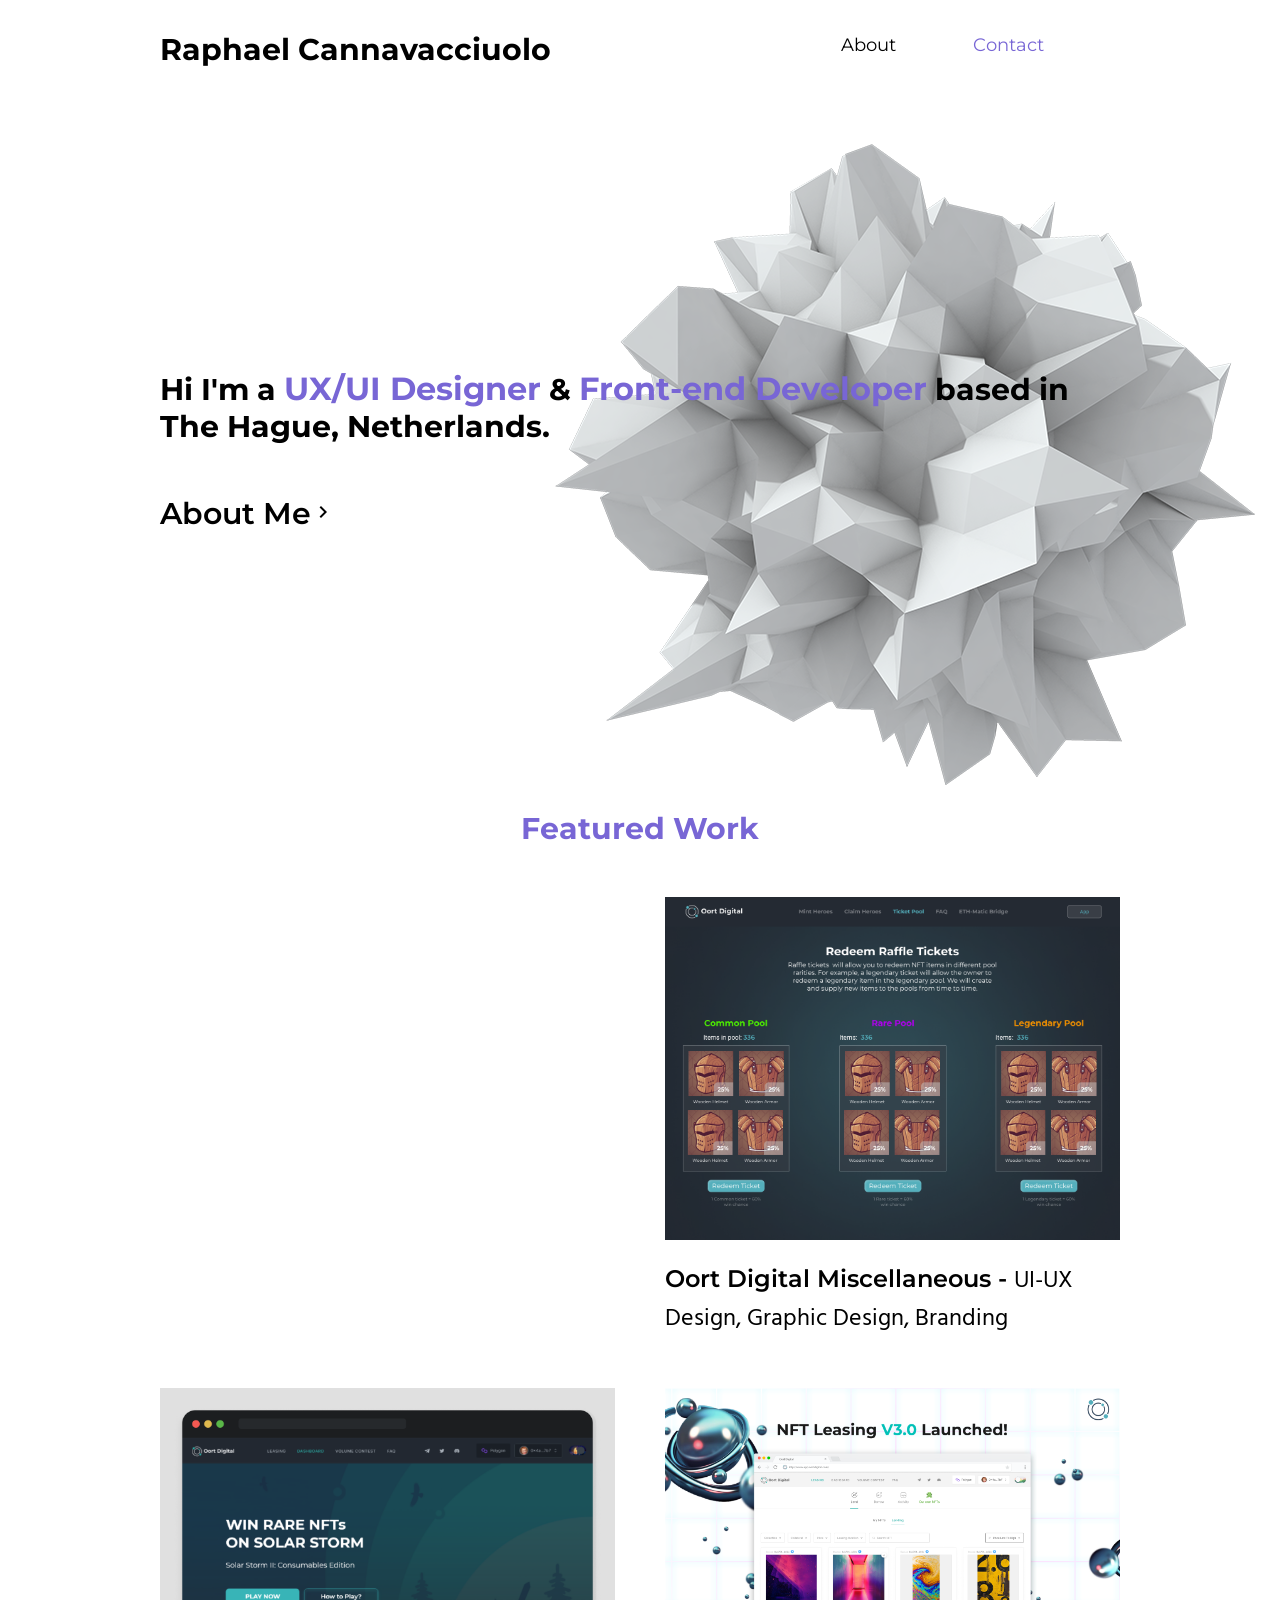
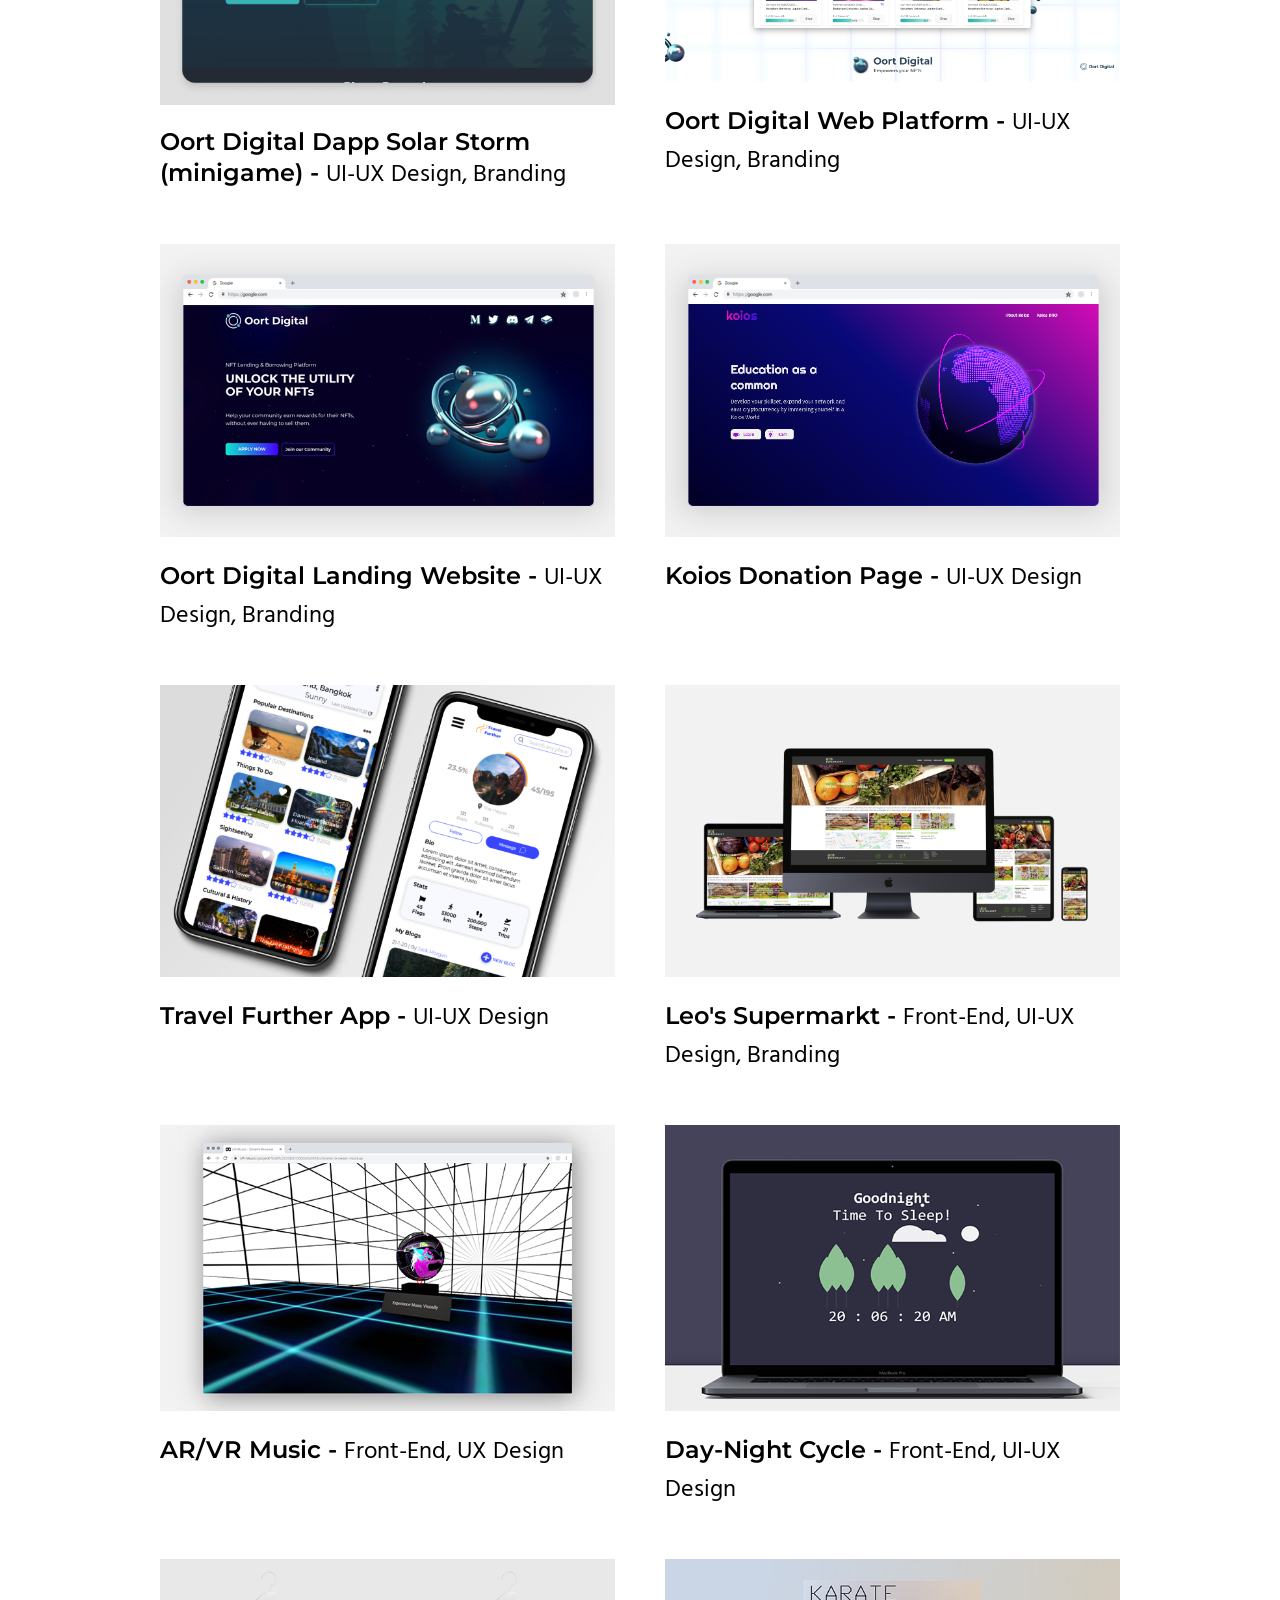
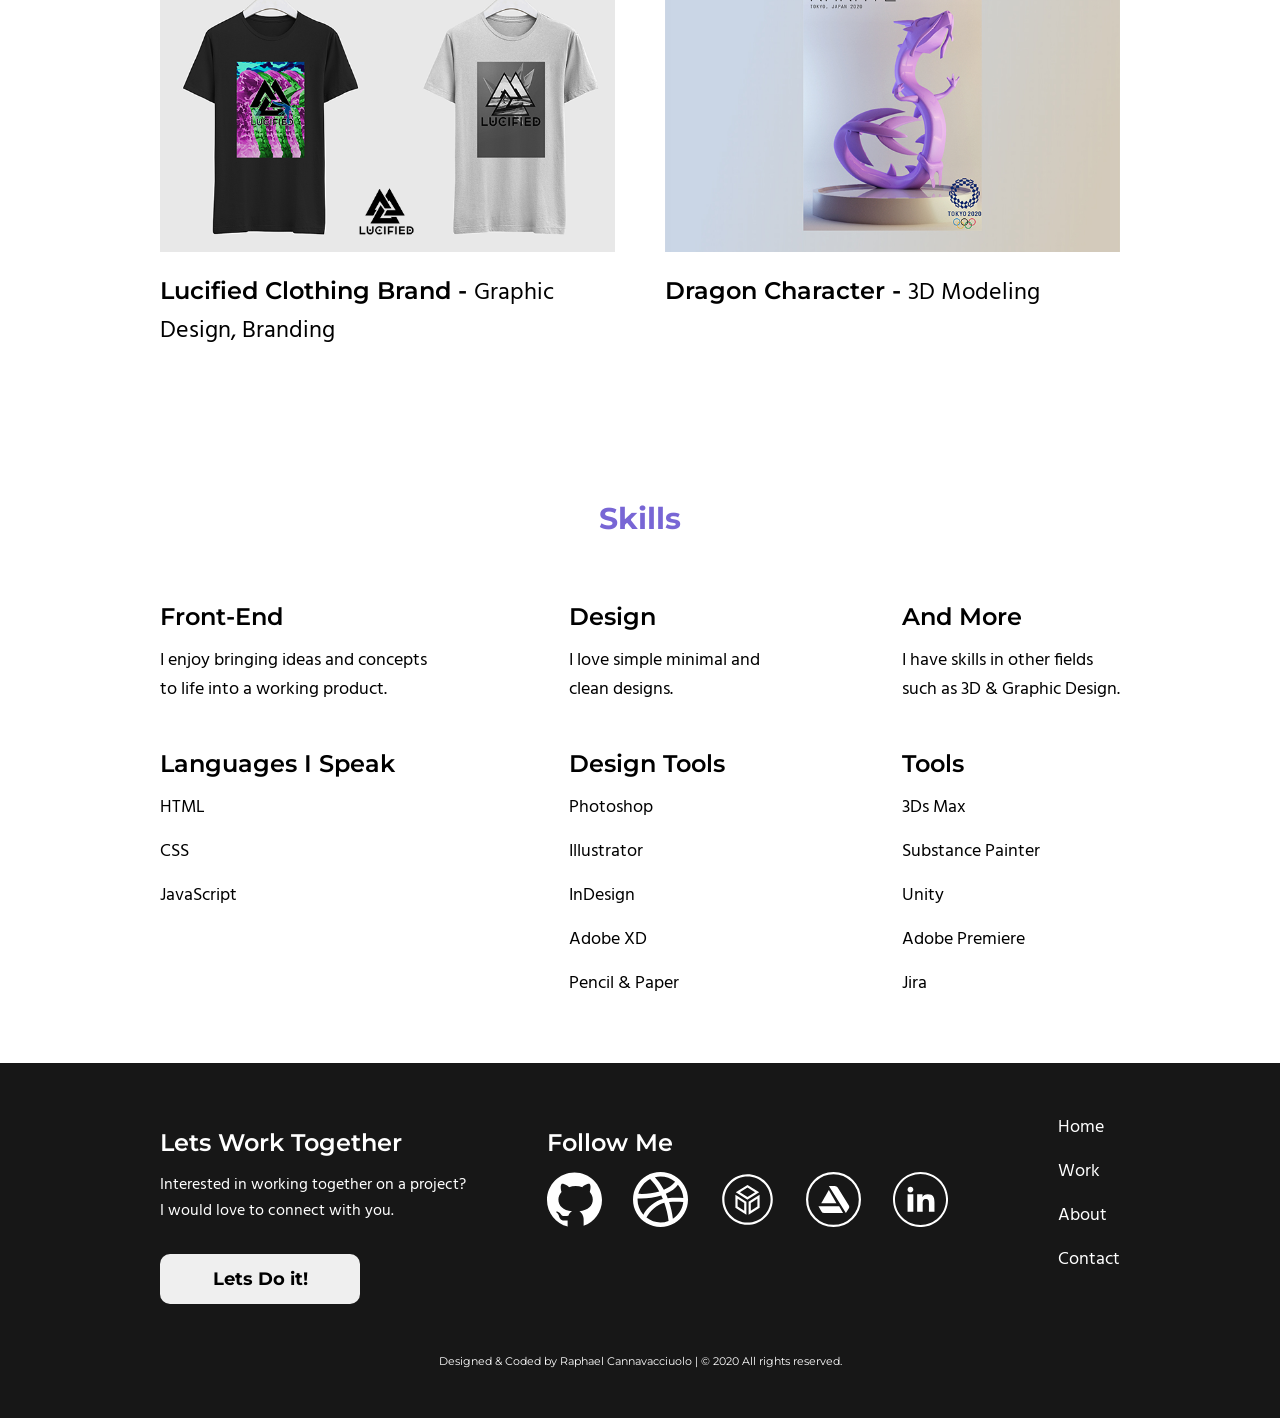
<file: index.html>
<!DOCTYPE html>
<html lang="en">
  <head>
    <meta charset="UTF-8" />
    <meta name="viewport" content="width=device-width, initial-scale=1.0" />
    <title>Raphael Cannavacciuolo Portfolio</title>
    <link rel="stylesheet" type="text/css" href="home.css" />
    <link
      href="https://fonts.googleapis.com/icon?family=Material+Icons"
      rel="stylesheet"
    />
  </head>
  <body>
    <div class="content">
      <div class="grid-container">
        <!-- Header Section -->
        <div class="box box0">
          <header>
            <nav class="main-nav">
              <div class="logo">
                <h1><a href="index.html">Raphael Cannavacciuolo</a></h1>
              </div>
              <ul class="nav-links">
                <li><a href="work.html" hidden>Work</a></li>
                <li><a href="about.html">About</a></li>
                <li><a class="pcolor" href="contact.html">Contact</a></li>
              </ul>
              <div class="burger">
                <div class="line1"></div>
                <div class="line2"></div>
                <div class="line3"></div>
              </div>
            </nav>
          </header>
        </div>
        <main>
          <div class="hero-img">
            <img
              src="Images/abstract-3d.png"
              alt="exploding abstract 3D shape with sharp edges "
            />
          </div>

          <!-- Intro content -->
          <section>
            <div id="home" class="box box1">
              <h2 class="intro">
                Hi I'm a <span class="pcolor">UX/UI Designer</span> &
                <span class="pcolor">Front-end Developer</span> based in The Hague,
                Netherlands.
              </h2>
              <h3 class="about-btn">
                <a href="about.html">About Me<i class="medium material-icons">chevron_right</i></a>
              </h3>
            </div>
          </section>
          <!-- Work Section -->
          <section>
            <div id="work" class="box box2">
              <h2 class="section-title">Featured Work</h2>
              <div class="gallery-container">

                <div class="gallery work11">
                  <a href="project11.html" target="_blank"
                    ><img
                      src="Images/RedeemTickets.png"
                      alt=""
                  /></a>
                  <h3>
                    Oort Digital Miscellaneous -
                    <span class="under-title">UI-UX Design, Graphic Design, Branding</span>
                  </h3>
                </div>

                <div class="gallery work10">
                  <a href="project10.html" target="_blank"
                    ><img
                      src="Images/Mockup_Solar_storm.png"
                      alt=""
                  /></a>
                  <h3>
                    Oort Digital Dapp Solar Storm (minigame) -
                    <span class="under-title">UI-UX Design, Branding</span>
                  </h3>
                </div>
                <div class="gallery work9">
                  <a href="project09.html" target="_blank"
                    ><img
                      src="Images/Oort-Digital_launchv3-01.png"
                      alt=""
                  /></a>
                  <h3>
                    Oort Digital Web Platform -
                    <span class="under-title">UI-UX Design, Branding</span>
                  </h3>
                </div>
                <div class="gallery work8">
                  <a href="project08.html" target="_blank"
                    ><img
                      src="Images/OortMockup.png"
                      alt=""
                  /></a>
                  <h3>
                    Oort Digital Landing Website -
                    <span class="under-title">UI-UX Design, Branding</span>
                  </h3>
                </div>
                <div class="gallery work7">
                  <a href="project07.html" target="_blank"
                    ><img
                      src="Images/KoiosHome.png"
                      alt=""
                  /></a>
                  <h3>
                    Koios Donation Page -
                    <span class="under-title">UI-UX Design</span>
                  </h3>
                </div>
                <div class="gallery work6">
                  <a href="project01.html" target="_blank"
                    ><img
                      src="Images/leos@2x.png"
                      alt="responsive design web, tablet and mobile screen supermarket site"
                  /></a>
                  <h3>
                    Leo's Supermarkt -
                    <span class="under-title">Front-End, UI-UX Design, Branding</span>
                  </h3>
                </div>
                <div class="gallery work5">
                  <a href="project02.html" target="_blank"
                    ><img
                      src="Images/travel-app.jpg"
                      alt="mobile design iphone 11 backpackers travel app"
                  /></a>
                  <h3>
                    Travel Further App -
                    <span class="under-title">UI-UX Design</span>
                  </h3>
                </div>
                <div class="gallery work4">
                  <a href="project03.html" target="_blank"
                    ><img
                      src="Images/daynightHeavy.png"
                      alt="clock day and night cycle visual indication of time"
                  /></a>
                  <h3>
                    Day-Night Cycle -
                    <span class="under-title">Front-End, UI-UX Design</span>
                  </h3>
                </div>
                <div class="gallery work3">
                  <a href="project04.html" target="_blank"
                    ><img
                      src="Images/arvr-web.jpg"
                      alt="virtual reality music experience augmented visual music"
                  /></a>
                  <h3>
                    AR/VR Music -
                    <span class="under-title">Front-End, UX Design</span>
                  </h3>
                </div>
                <div class="gallery work2">
                  <a href="project06.html" target="_blank"
                    ><img
                      src="Images/poster-dragon.jpg"
                      alt="dragon character japanese 3D sculpture practising the sport karate gold"
                  /></a>
                  <h3>
                    Dragon Character -
                    <span class="under-title">3D Modeling</span>
                  </h3>
                </div>
                <div class="gallery work1">
                  <a href="project05.html" target="_blank"
                    ><img
                      src="Images/T-shirt-mockup-lucified.png"
                      alt="clothing brand branding street and skate style lucified"
                  /></a>
                  <h3>
                    Lucified Clothing Brand -
                    <span class="under-title">Graphic Design, Branding</span>
                  </h3>
                </div>
              </div>
            </div>
          </section>
          <!-- Skills Section -->
          <section>
            <div class="box box3">
              <h2 class="section-title">Skills</h2>
              <div class="skills-container">
                <div class="skill-bx1 skill-bx">
                  <h3>Front-End</h3>
                  <p>
                    I enjoy bringing ideas and concepts<br />
                    to life into a working product.
                  </p>
                  <h3>Languages I Speak</h3>
                  <ul>
                    <li>HTML</li>
                    <li>CSS</li>
                    <li>JavaScript</li>
                  </ul>
                </div>

                <div class="skill-bx2 skill-bx">
                  <h3>Design</h3>
                  <p>
                    I love simple minimal and<br />
                    clean designs.
                  </p>
                  <h3>Design Tools</h3>
                  <ul>
                    <li>Photoshop</li>
                    <li>Illustrator</li>
                    <li>InDesign</li>
                    <li>Adobe XD</li>
                    <li>Pencil & Paper</li>
                  </ul>
                </div>

                <div class="skill-bx3 skill-bx">
                  <h3>
                    And More
                  </h3>
                  <p>
                    I have skills in other fields<br />
                    such as 3D & Graphic Design.
                  </p>
                  <h3>Tools</h3>
                  <ul>
                    <li>3Ds Max</li>
                    <li>Substance Painter</li>
                    <li>Unity</li>
                    <li>Adobe Premiere</li>
                    <li>Jira</li>
                  </ul>
                </div>
              </div>
            </div>
          </section>
        </main>
      </div>
    </div>
    <!-- Footer Section -->
    <footer>
      <div class="footer-container">
        <div class="footer-contact ftbox">
          <h3>Lets Work Together</h3>
          <p class="footer-txt">
            Interested in working together on a project? <br> I would love to connect
            with you.
          </p>
          <a href="contact.html"
            ><button class="footer-btn">Lets Do it!</button></a
          >
        </div>

        <div class="footer-socials ftbox">
          <h3 class="h2-margin-ft">Follow Me</h3>
          <a href="https://github.com/Qurka"
            ><img
              src="Images/Icons/github-1.svg"
              alt="black cat github icon round white outline "
          /></a>
          <a href="https://dribbble.com/qurka"
            ><img
              src="Images/Icons/dribbble-icon.svg"
              alt="basketball dribble icon round white "
          /></a>
          <a href="https://sketchfab.com/Qurka"
            ><img
              src="Images/Icons/sketchfab.svg"
              alt="three dimensional cube sketchfab icon round white"
          /></a>
          <a href="https://www.artstation.com/raphaelcannavacciuolo"
            ><img
              src="Images/Icons/artstation-circkel.svg"
              alt="triangle artstaion icon round white"
          /></a>
          <a href="https://www.linkedin.com/in/raphael-c-0a0646143/"
            ><img
              src="Images/Icons/linkedin-round-line.svg"
              alt="linkdin icon round white"
          /></a>
        </div>

        <nav class="footer-nav ftbox">
          <ul class="nav-links-footer">
            <li><a href="index.html">Home</a></li>
            <li><a href="work.html">Work</a></li>
            <li><a href="about.html">About</a></li>
            <li><a href="contact.html">Contact</a></li>
          </ul>
        </nav>
      </div>
      <div class="footer-bottom">
        <span class="credit"
          >Designed & Coded by Raphael Cannavacciuolo | © 2020 All rights
          reserved.</span
        >
      </div>
    </footer>
    <script src="script.js"></script>
  </body>
</html>
</file>
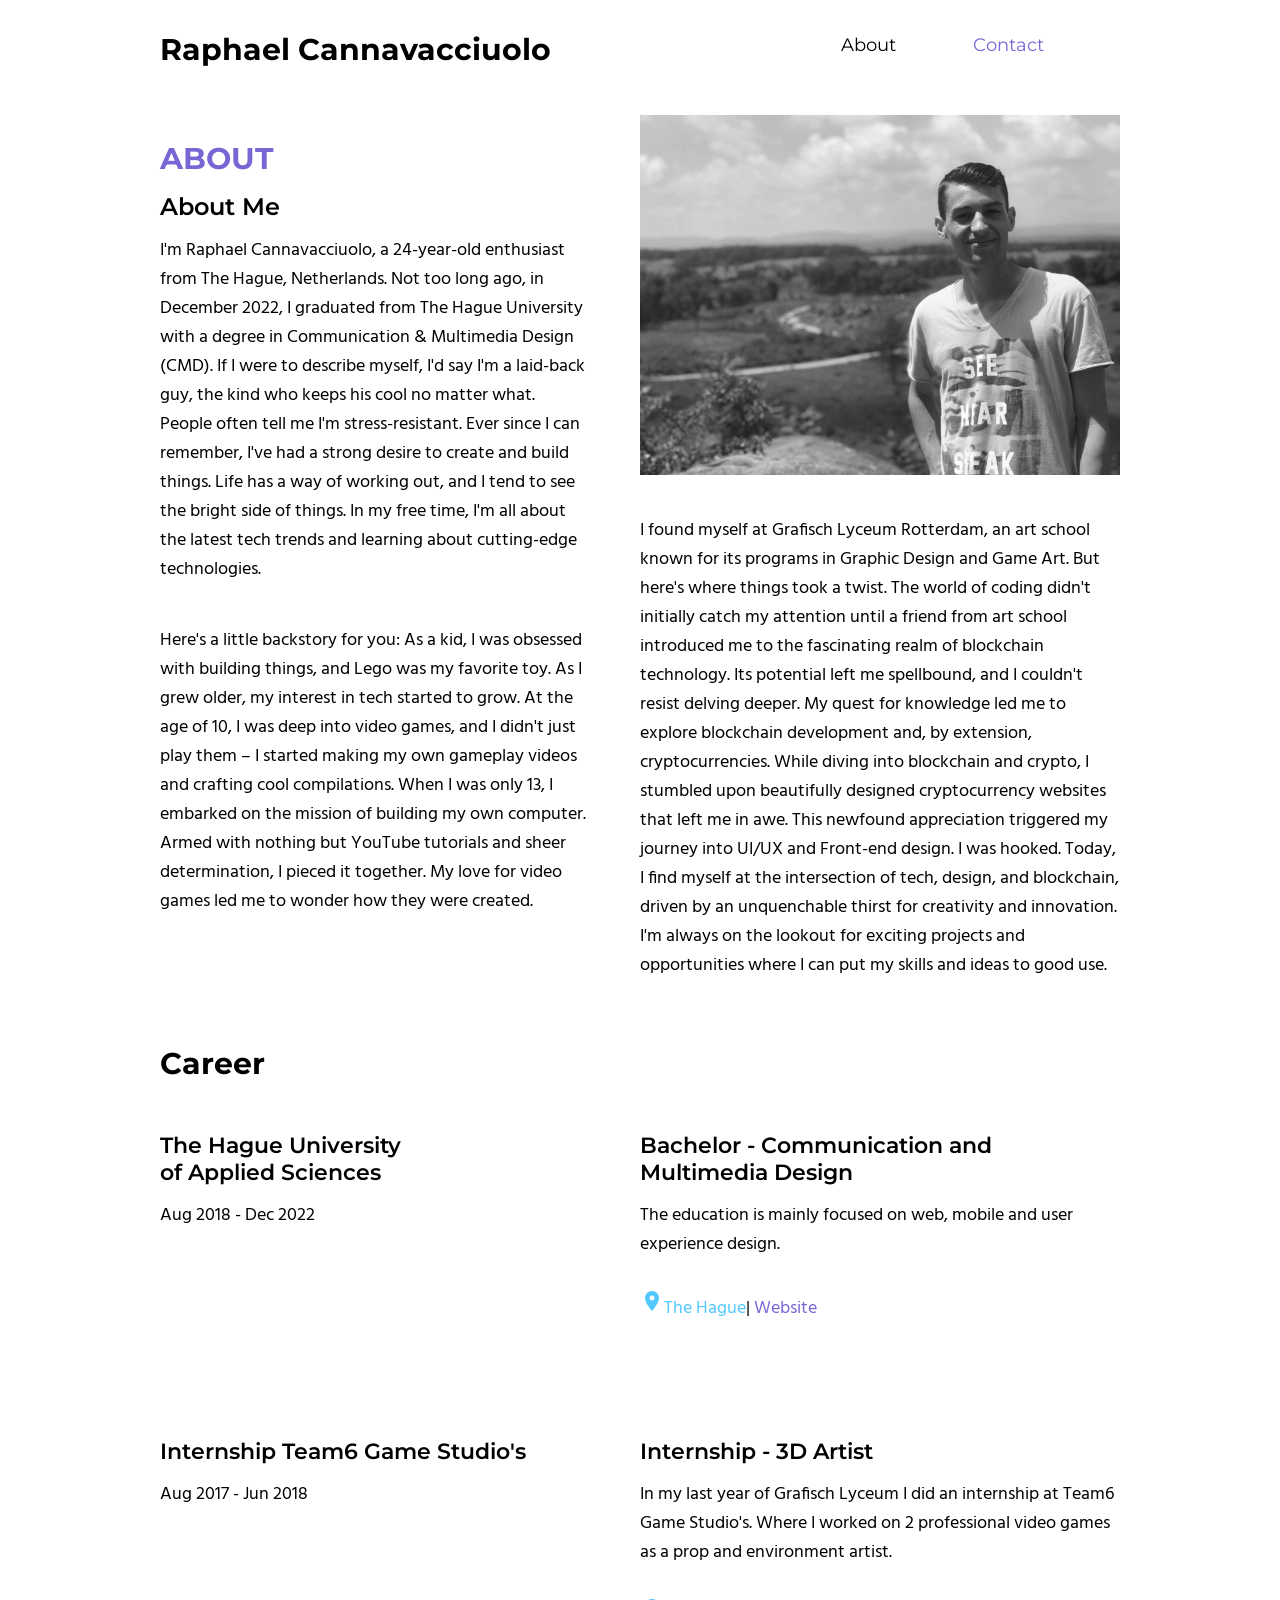
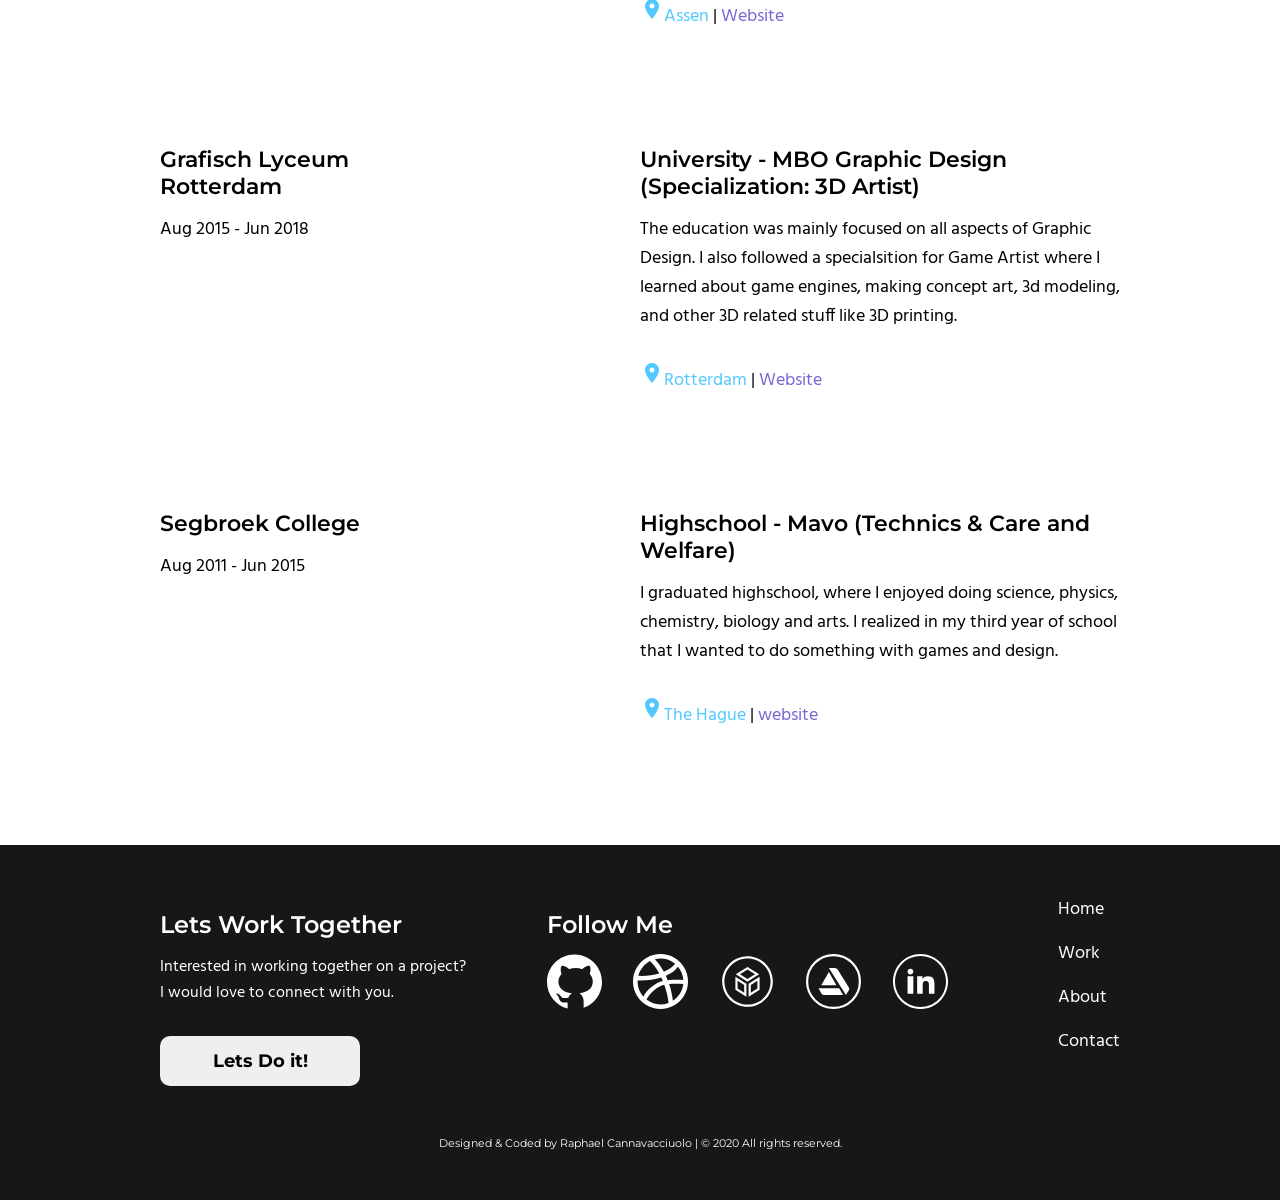
<file: about.html>
<!DOCTYPE html>
<html lang="en">
  <head>
    <meta charset="UTF-8" />
    <meta name="viewport" content="width=device-width, initial-scale=1.0" />
    <title>About Me</title>
    <link rel="stylesheet" type="text/css" href="home.css" />
    <link
      href="https://fonts.googleapis.com/icon?family=Material+Icons"
      rel="stylesheet"
    />
  </head>
  <body>
    <div class="content">
      <!-- Header Section -->
      <header>
        <nav class="main-nav">
          <div class="logo">
            <h1><a href="index.html">Raphael Cannavacciuolo</a></h1>
          </div>
          <ul class="nav-links">
            <li><a href="work.html" hidden>Work</a></li>
            <li><a href="about.html">About</a></li>
            <li><a class="pcolor" href="contact.html">Contact</a></li>
          </ul>
          <div class="burger">
            <div class="line1"></div>
            <div class="line2"></div>
            <div class="line3"></div>
          </div>
        </nav>
      </header>
      <main id="about">
        <section class="project">
          <div class="project-container">
            <div class="b1 project-info">
              <h2 class="pcolor">ABOUT</h2>
              <h3>About Me</h3>
              <p>
                I'm Raphael Cannavacciuolo, a 24-year-old enthusiast from The Hague, Netherlands. Not too long ago, in December 2022, I graduated from The Hague University with a degree in Communication & Multimedia Design (CMD).
                If I were to describe myself, I'd say I'm a laid-back guy, the kind who keeps his cool no matter what. People often tell me I'm stress-resistant. Ever since I can remember, I've had a strong desire to create and build things. Life has a way of working out, and I tend to see the bright side of things. In my free time, I'm all about the latest tech trends and learning about cutting-edge technologies.</p>
                <br />
                <br>
               <p>Here's a little backstory for you: As a kid, I was obsessed with building things, and Lego was my favorite toy. As I grew older, my interest in tech started to grow. At the age of 10, I was deep into video games, and I didn't just play them – I started making my own gameplay videos and crafting cool compilations. When I was only 13, I embarked on the mission of building my own computer. Armed with nothing but YouTube tutorials and sheer determination, I pieced it together. My love for video games led me to wonder how they were created.</p>
              </div>
            <div class="b2">
              <img
                class="project-img"
                src="Images/portfolio_img.jpeg"
                alt="young men standing in nature"
              />
              <p>I found myself at Grafisch Lyceum Rotterdam, an art school known for its programs in Graphic Design and Game Art. But here's where things took a twist. The world of coding didn't initially catch my attention until a friend from art school introduced me to the fascinating realm of blockchain technology. Its potential left me spellbound, and I couldn't resist delving deeper. My quest for knowledge led me to explore blockchain development and, by extension, cryptocurrencies.
                While diving into blockchain and crypto, I stumbled upon beautifully designed cryptocurrency websites that left me in awe. This newfound appreciation triggered my journey into UI/UX and Front-end design. I was hooked.
                Today, I find myself at the intersection of tech, design, and blockchain, driven by an unquenchable thirst for creativity and innovation. I'm always on the lookout for exciting projects and opportunities where I can put my skills and ideas to good use.                
              </p>
            </div>
            <div class="b3 project-info">
              <h2 class="h2-career">Career</h2>
            </div>
            <div class="b0"></div>

            <div class="career-box">
              <h4>The Hague University
                <br />
                of Applied Sciences</h4>
              <p>Aug 2018 - Dec 2022</p>
            </div>

            <div class="career-box">
              <h4>Bachelor - Communication and Multimedia Design</h4>
              <p>The education is mainly focused on web, mobile
                and user experience design.</p>
              <p><span class="career-location"><i class="medium material-icons">location_on</i>The Hague</span>|
                <a href="https://www.thehagueuniversity.com/" class="career-links">Website</a></p>
            </div>

            <div class="career-box">
              <h4>
                Internship Team6 Game Studio's
              </h4>
              <p>Aug 2017 - Jun 2018</p>
            </div>

            <div class="career-box">
              <h4>Internship - 3D Artist</h4>
              <p>
                In my last year of Grafisch Lyceum I did an internship at Team6
                Game Studio's. Where I worked on 2 professional video games as a
                prop and environment artist.
              </p>
              <p>
                <span class="career-location"
                  ><i class="medium material-icons">location_on</i>Assen</span
                >
                |
                <a href="http://www.team6-games.com/" class="career-links"
                  >Website</a
                >
              </p>
            </div>

            <div class="career-box">
              <h4>
                Grafisch Lyceum<br />
                Rotterdam
              </h4>
              <p>Aug 2015 - Jun 2018</p>
            </div>

            <div class="career-box">
              <h4>
                University - MBO Graphic Design (Specialization: 3D Artist)
              </h4>
              <p>
                The education was mainly focused on all aspects of Graphic
                Design. I also followed a specialsition for Game Artist where I
                learned about game engines, making concept art, 3d modeling, and
                other 3D related stuff like 3D printing.
              </p>
              <p>
                <span class="career-location"
                  ><i class="medium material-icons">location_on</i
                  >Rotterdam</span
                >
                |
                <a href="https://www.glr.nl/" class="career-links">Website</a>
              </p>
            </div>

            <div class="career-box">
              <h4>Segbroek College</h4>
              <p>Aug 2011 - Jun 2015</p>
            </div>

            <div class="career-box">
              <h4>Highschool - Mavo (Technics & Care and Welfare)</h4>
              <p>
                I graduated highschool, where I enjoyed doing science, physics,
                chemistry, biology and arts. I realized in my third year of
                school that I wanted to do something with games and design.
              </p>
              <p>
                <span class="career-location"
                  ><i class="medium material-icons">location_on</i>The
                  Hague</span>
                |
                <a href="https://www.segbroek.nl/" class="career-links">website</a>
              </p>
            </div>
          </div>
        </section>
      </main>
    </div>
       <!-- Footer Section -->
       <footer>
        <div class="footer-container">
          <div class="footer-contact ftbox">
            <h3>Lets Work Together</h3>
            <p class="footer-txt">
              Interested in working together on a project? <br> I would love to connect
              with you.
            </p>
            <a href="contact.html"
              ><button class="footer-btn">Lets Do it!</button></a
            >
          </div>
  
          <div class="footer-socials ftbox">
            <h3 class="h2-margin-ft">Follow Me</h3>
            <a href="https://github.com/Qurka"
              ><img
                src="Images/Icons/github-1.svg"
                alt="black cat github icon round white outline "
            /></a>
            <a href="https://dribbble.com/qurka"
              ><img
                src="Images/Icons/dribbble-icon.svg"
                alt="basketball dribble icon round white "
            /></a>
            <a href="https://sketchfab.com/Qurka"
              ><img
                src="Images/Icons/sketchfab.svg"
                alt="three dimensional cube sketchfab icon round white"
            /></a>
            <a href="https://www.artstation.com/raphaelcannavacciuolo"
              ><img
                src="Images/Icons/artstation-circkel.svg"
                alt="triangle artstaion icon round white"
            /></a>
            <a href="https://www.linkedin.com/in/raphael-c-0a0646143/"
              ><img
                src="Images/Icons/linkedin-round-line.svg"
                alt="linkdin icon round white"
            /></a>
          </div>
  
          <nav class="footer-nav ftbox">
            <ul class="nav-links-footer">
              <li><a href="index.html">Home</a></li>
              <li><a href="work.html">Work</a></li>
              <li><a href="about.html">About</a></li>
              <li><a href="contact.html">Contact</a></li>
            </ul>
          </nav>
        </div>
        <div class="footer-bottom">
          <span class="credit"
            >Designed & Coded by Raphael Cannavacciuolo | © 2020 All rights
            reserved.</span
          >
        </div>
      </footer>
    <script src="script.js"></script>
  </body>
</html>
</file>
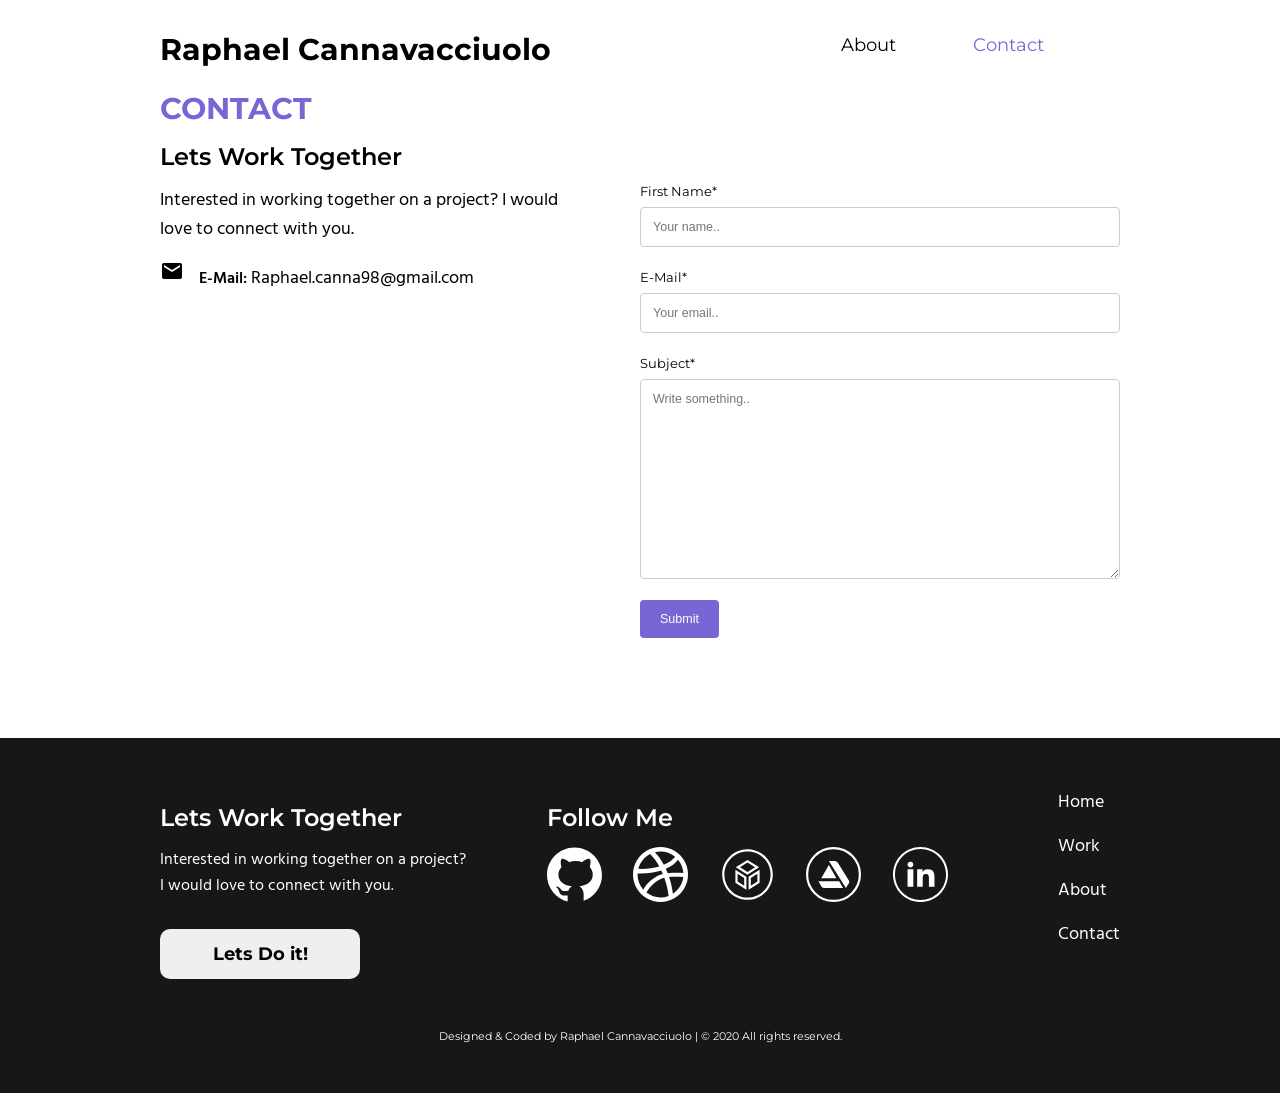
<file: contact.html>
<!DOCTYPE html>
<html lang="en">
  <head>
    <meta charset="UTF-8" />
    <meta name="viewport" content="width=device-width, initial-scale=1.0" />
    <title>Contact</title>
    <link rel="stylesheet" type="text/css" href="home.css" />
    <link
      href="https://fonts.googleapis.com/icon?family=Material+Icons"
      rel="stylesheet"
    />
  </head>
  <body>
    <div class="content">
      <!-- Header Section -->
      <header>
        <nav class="main-nav">
          <div class="logo">
            <h1><a href="index.html">Raphael Cannavacciuolo</a></h1>
          </div>
          <ul class="nav-links">
            <li><a href="work.html" hidden>Work</a></li>
            <li><a href="about.html">About</a></li>
            <li><a class="pcolor" href="contact.html">Contact</a></li>
          </ul>
          <div class="burger">
            <div class="line1"></div>
            <div class="line2"></div>
            <div class="line3"></div>
          </div>
        </nav>
      </header>
      <main id="about">
        <section class="project">
          <div class="project-container">
            <h2 class="pcolor">CONTACT</h2>
            <div></div>
            <div class="b1 project-info">
              <h3>Lets Work Together</h3>
              <p>
                Interested in working together on a project? I would love to
                connect with you.
              </p>
              <div class="contact-info">
                <p>
                  <i class="medium material-icons i-contact">mail</i
                  ><span class="fnt-weight">E-Mail:</span>
                  <a href="mailto:raphael.canna98@gmail.com"
                    >Raphael.canna98@gmail.com</a
                  >
                </p>
                <!-- <p>
                  <i class="medium material-icons i-contact">phone</i
                  ><span class="fnt-weight">Phone:</span>
                </p> -->
              </div>
            </div>
            <div class="b2">
              <form action="mailto:raphael.canna98@gmail.com">
                <label for="name">First Name*</label>
                <input
                  type="text"
                  id="name"
                  name="name"
                  placeholder="Your name.."
                  required
                />

                <label for="email">E-Mail*</label>
                <input
                  type="email"
                  id="email"
                  name="email"
                  placeholder="Your email.."
                  required
                />

                <label for="msg">Subject*</label>
                <textarea
                  id="msg"
                  name="msg"
                  placeholder="Write something.."
                  style="height: 200px;"
                  required
                ></textarea>

                <input type="submit" value="Submit" />
              </form>
            </div>
          </div>
        </section>
      </main>
    </div>

      <!-- Footer Section -->
      <footer>
        <div class="footer-container">
          <div class="footer-contact ftbox">
            <h3>Lets Work Together</h3>
            <p class="footer-txt">
              Interested in working together on a project? <br> I would love to connect
              with you.
            </p>
            <a href="contact.html"
              ><button class="footer-btn">Lets Do it!</button></a
            >
          </div>
  
          <div class="footer-socials ftbox">
            <h3 class="h2-margin-ft">Follow Me</h3>
            <a href="https://github.com/Qurka"
              ><img
                src="Images/Icons/github-1.svg"
                alt="black cat github icon round white outline "
            /></a>
            <a href="https://dribbble.com/qurka"
              ><img
                src="Images/Icons/dribbble-icon.svg"
                alt="basketball dribble icon round white "
            /></a>
            <a href="https://sketchfab.com/Qurka"
              ><img
                src="Images/Icons/sketchfab.svg"
                alt="three dimensional cube sketchfab icon round white"
            /></a>
            <a href="https://www.artstation.com/raphaelcannavacciuolo"
              ><img
                src="Images/Icons/artstation-circkel.svg"
                alt="triangle artstaion icon round white"
            /></a>
            <a href="https://www.linkedin.com/in/raphael-c-0a0646143/"
              ><img
                src="Images/Icons/linkedin-round-line.svg"
                alt="linkdin icon round white"
            /></a>
          </div>
  
          <nav class="footer-nav ftbox">
            <ul class="nav-links-footer">
              <li><a href="index.html">Home</a></li>
              <li><a href="work.html">Work</a></li>
              <li><a href="about.html">About</a></li>
              <li><a href="contact.html">Contact</a></li>
            </ul>
          </nav>
        </div>
        <div class="footer-bottom">
          <span class="credit"
            >Designed & Coded by Raphael Cannavacciuolo | © 2020 All rights
            reserved.</span
          >
        </div>
      </footer>
    <script src="script.js"></script>
  </body>
</html>
</file>
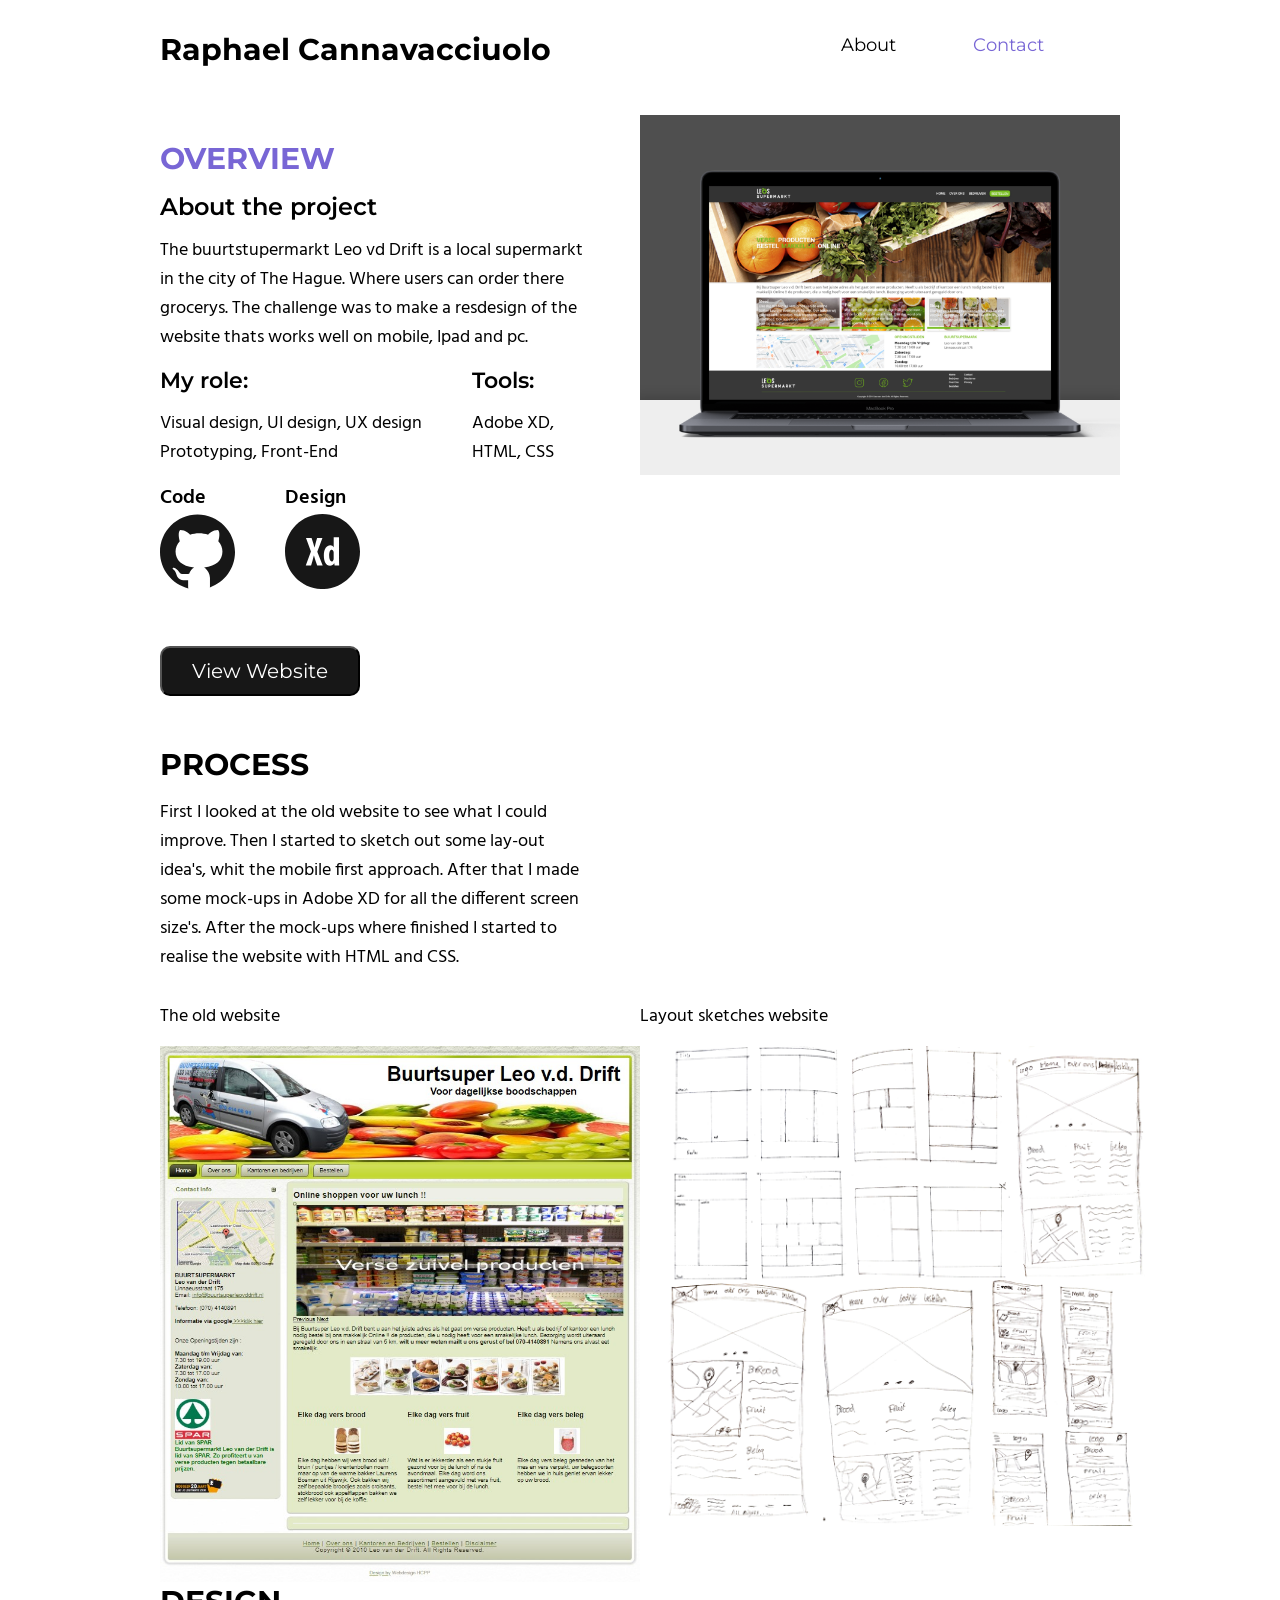
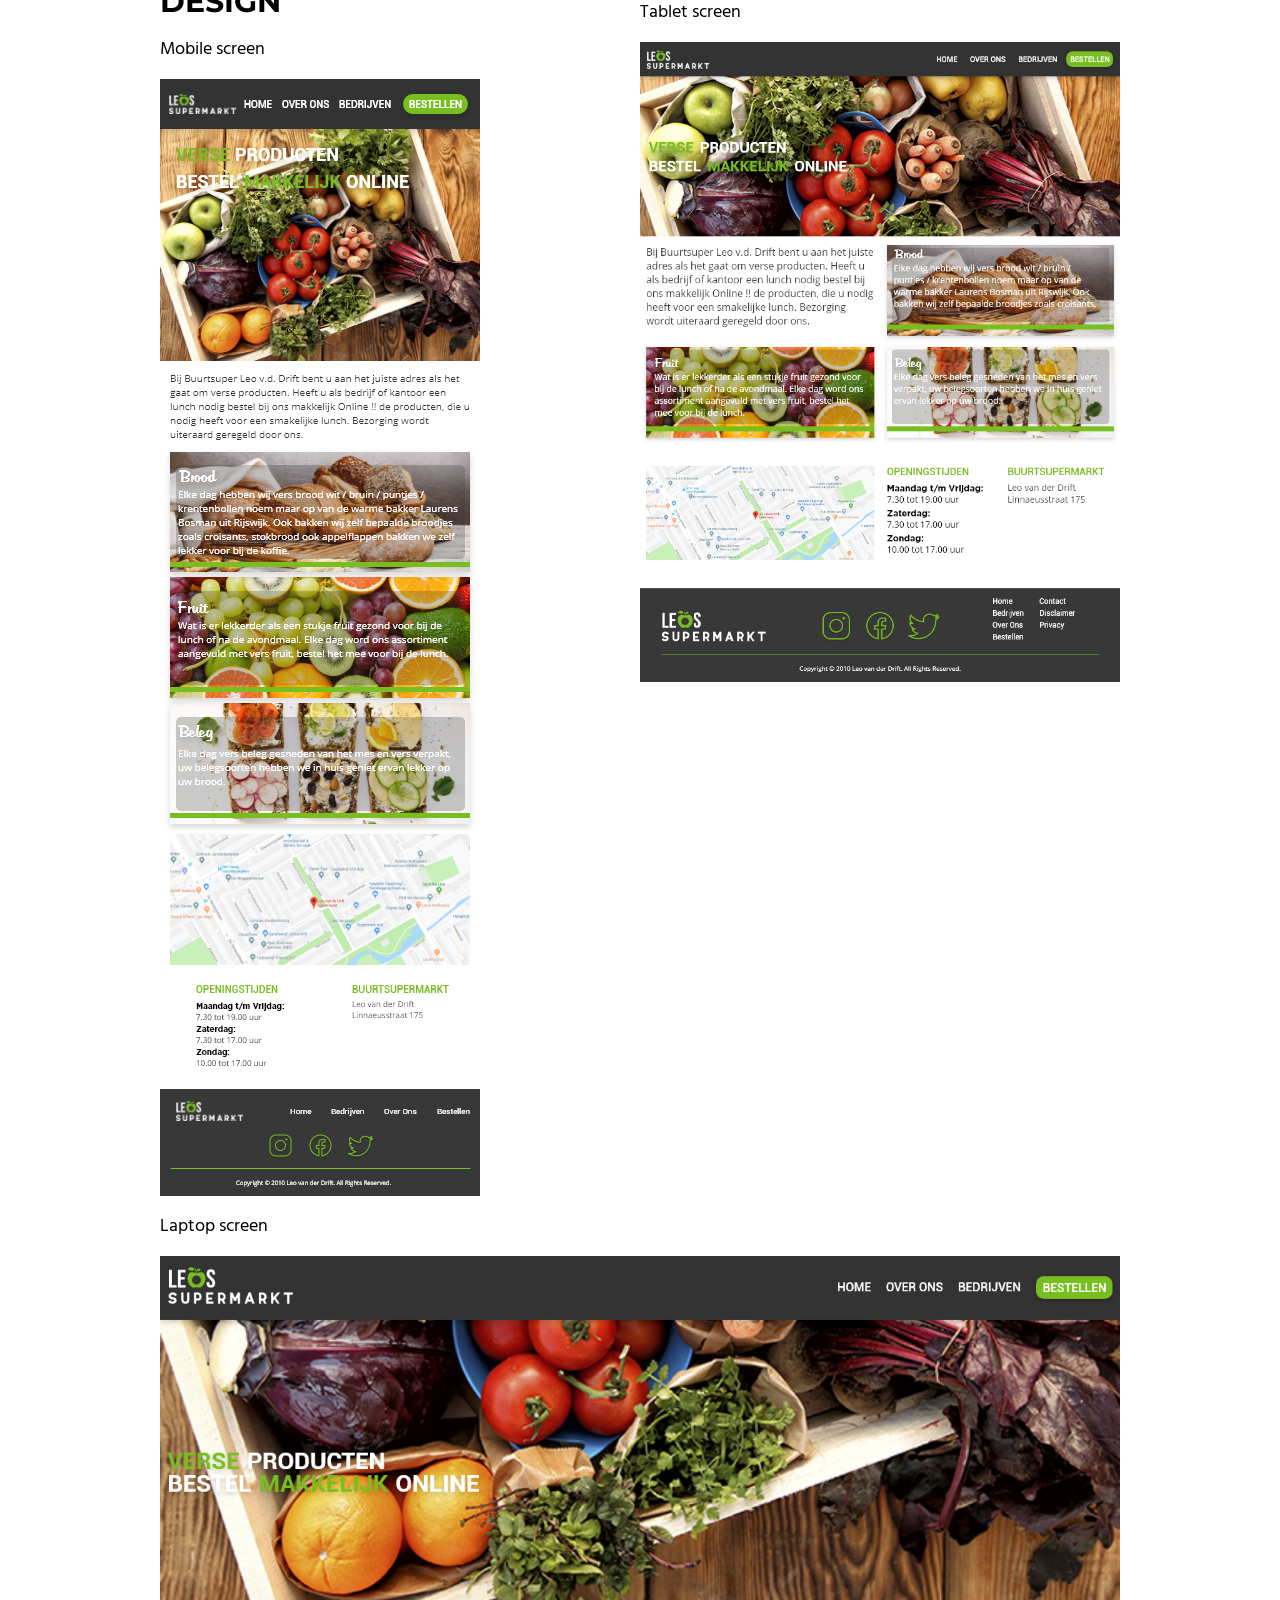
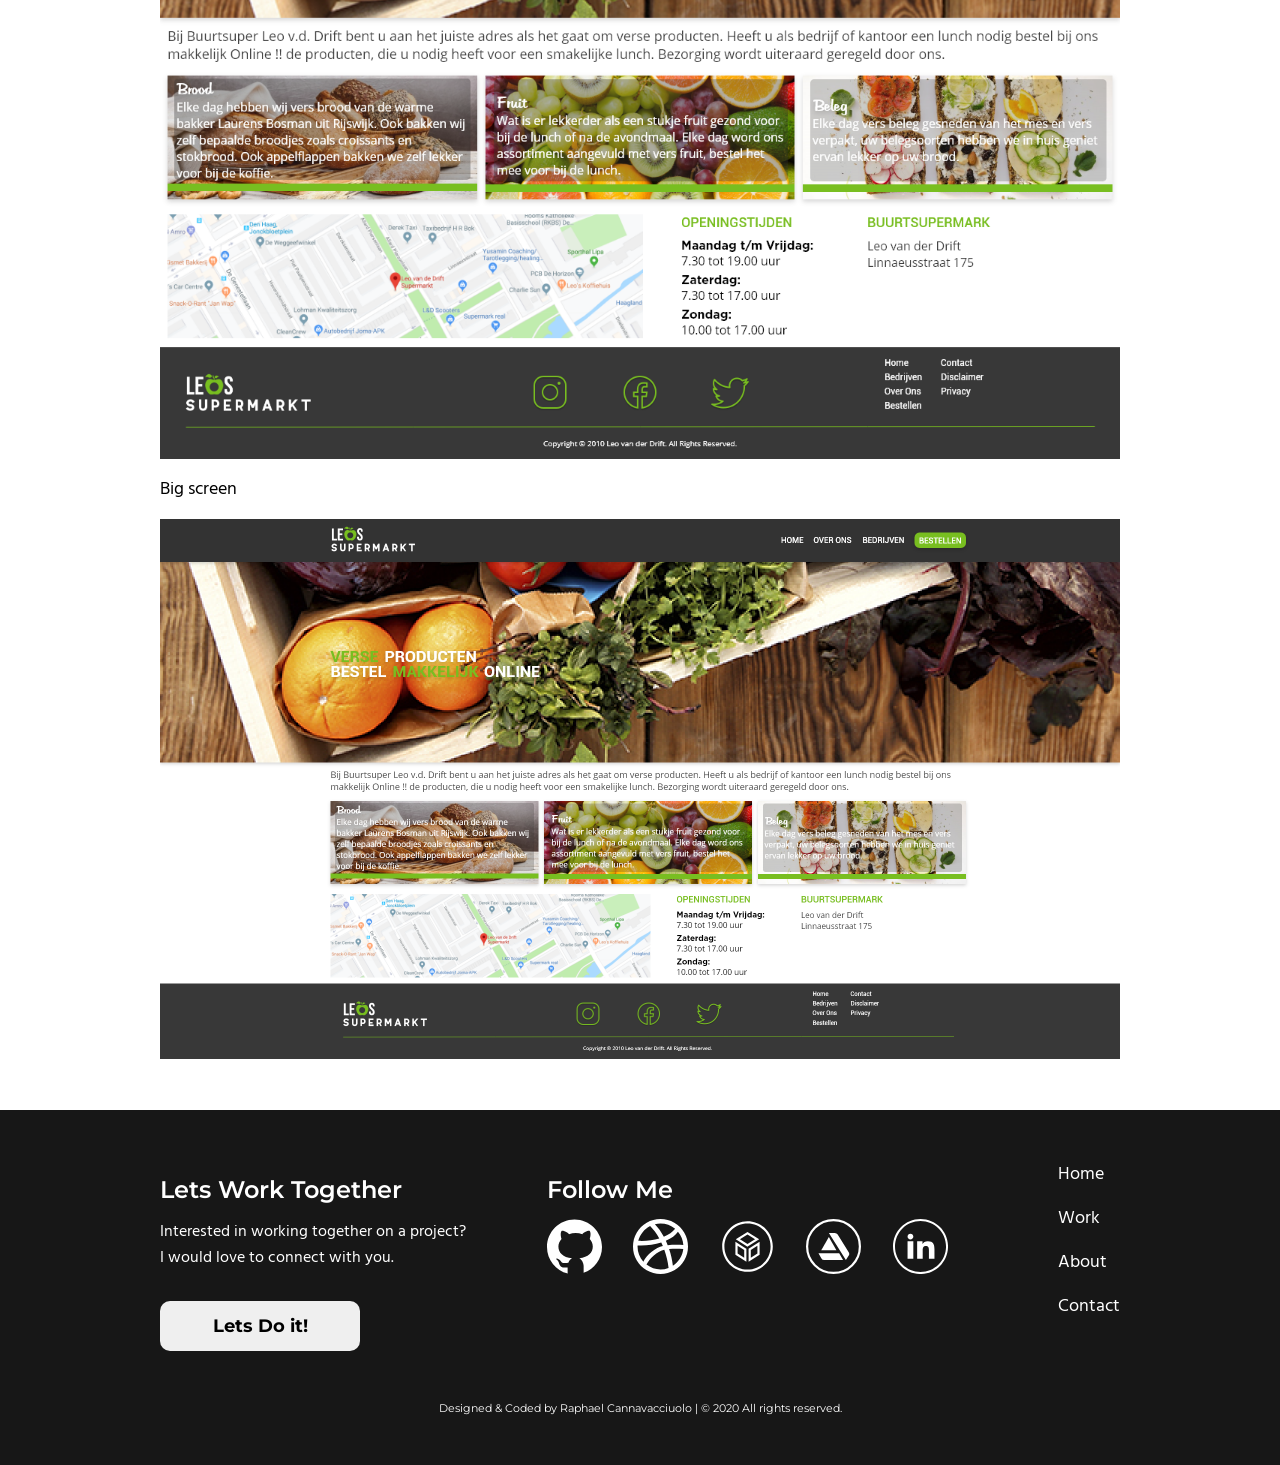
<file: project01.html>
<!DOCTYPE html>
<html lang="en">
  <head>
    <meta charset="UTF-8" />
    <meta name="viewport" content="width=device-width, initial-scale=1.0" />
    <title>Work: Leos Supermarket</title>
    <link rel="stylesheet" type="text/css" href="home.css" />
    <link
      href="https://fonts.googleapis.com/icon?family=Material+Icons"
      rel="stylesheet"
    />
  </head>
  <body>
    <div class="content">
      <!-- Header Section -->
      <header>
        <nav class="main-nav">
          <div class="logo">
            <h1><a href="index.html">Raphael Cannavacciuolo</a></h1>
          </div>
          <ul class="nav-links">
            <li><a href="work.html" hidden>Work</a></li>
            <li><a href="about.html">About</a></li>
            <li><a class="pcolor" href="contact.html">Contact</a></li>
          </ul>
          <div class="burger">
            <div class="line1"></div>
            <div class="line2"></div>
            <div class="line3"></div>
          </div>
        </nav>
      </header>
      <main>
        <section class="project">
          <div class="project-container">
            <div class="b1 project-info">
              <h2 class="pcolor">OVERVIEW</h2>
              <h3>About the project</h3>
              <p>
                The buurtstupermarkt Leo vd Drift is a local supermarkt in the
                city of The Hague. Where users can order there grocerys. The
                challenge was to make a resdesign of the website thats works
                well on mobile, Ipad and pc.
              </p>
              <div class="i2">
                <div>
                  <h4>My role:</h4>
                  <p>
                    Visual design, UI design, UX design Prototyping, Front-End
                  </p>
                </div>
                <div>
                  <h4>Tools:</h4>
                  <p>Adobe XD, HTML, CSS</p>
                </div>
              </div>
              <div class="i3">
                <div>
                  <h5>Code</h5>
                  <a href="https://github.com/Qurka/Challange2_Leos_redesign"
                    ><img
                      class="project-icons"
                      src="Images/Icons/githubV2.svg"
                      alt="white cat github icon round black outline"
                  /></a>
                </div>
                <div>
                  <h5>Design</h5>
                  <a
                    href="https://xd.adobe.com/view/4378f915-895e-4944-b92b-8b0bf1157ec6-162b/"
                    ><img
                      class="project-icons"
                      src="Images/Icons/adobe-round-xd.svg"
                      alt="adobe xd round icon black white letters xd"
                  /></a>
                </div>
              </div>
              <div class="project-btn">
                <a href="https://challenge2-raphaelc.netlify.app/"
                  ><button class="btn-on" type="button">View Website</button></a
                >
              </div>
            </div>

            <div class="b2">
              <img
                class="project-img"
                src="Images/macbook-leos.png"
                alt="mac book pro buurtsupermarkt leo v.d drift"
              />
            </div>

            <div class="b3 project-info">
              <h2>PROCESS</h2>
              <p>
                First I looked at the old website to see what I could improve.
                Then I started to sketch out some lay-out idea's, whit the
                mobile first approach. After that I made some mock-ups in Adobe
                XD for all the different screen size's. After the mock-ups where
                finished I started to realise the website with HTML and CSS.
              </p>
            </div>
            <div class="b0"></div>
            <div class="b4">
              <p>The old website</p>
              <img
                class="process-img"
                src="Images/old-site-leos.jpg"
                alt="buurtsupermarkt leo v.d drift website old"
              />
            </div>
            <div class="b5">
              <p>Layout sketches website</p>
              <img
                class="process-img2"
                src="Images/LeosSketches.jpg"
                alt="sketching layout mobile design and webdesign"
              />
            </div>
            <div class="b6">
              <h2>DESIGN</h2>
              <p>Mobile screen</p>
              <img
                class="design-img"
                src="Images/Mobile.png"
                alt="buurtsupermarkt leo v.d drift website mobile"
              />
            </div>
            <div class="b7">
              <p>Tablet screen</p>
              <img
                class="design-img2"
                src="Images/Ipad.png"
                alt="buurtsupermarkt leo v.d drift website tablet"
              />
            </div>
          </div>
          <div>
            <p>Laptop screen</p>
            <img
              class="design-img3"
              src="Images/Laptop-Web1280.png"
              alt="buurtsupermarkt leo v.d drift website small screen"
            />
          </div>
          <div>
            <p>Big screen</p>
            <img
              class="design-img3"
              src="Images/Bigscreen-Web1920.png"
              alt="buurtsupermarkt leo v.d drift website big screen"
            />
          </div>
        </section>
      </main>
    </div>
    <!-- Footer Section -->
    <footer>
      <div class="footer-container">
        <div class="footer-contact ftbox">
          <h3>Lets Work Together</h3>
          <p class="footer-txt">
            Interested in working together on a project? <br> I would love to connect
            with you.
          </p>
          <a href="contact.html"
            ><button class="footer-btn">Lets Do it!</button></a
          >
        </div>

        <div class="footer-socials ftbox">
          <h3 class="h2-margin-ft">Follow Me</h3>
          <a href="https://github.com/Qurka"
            ><img
              src="Images/Icons/github-1.svg"
              alt="black cat github icon round white outline "
          /></a>
          <a href="https://dribbble.com/qurka"
            ><img
              src="Images/Icons/dribbble-icon.svg"
              alt="basketball dribble icon round white "
          /></a>
          <a href="https://sketchfab.com/Qurka"
            ><img
              src="Images/Icons/sketchfab.svg"
              alt="three dimensional cube sketchfab icon round white"
          /></a>
          <a href="https://www.artstation.com/raphaelcannavacciuolo"
            ><img
              src="Images/Icons/artstation-circkel.svg"
              alt="triangle artstaion icon round white"
          /></a>
          <a href="https://www.linkedin.com/in/raphael-c-0a0646143/"
            ><img
              src="Images/Icons/linkedin-round-line.svg"
              alt="linkdin icon round white"
          /></a>
        </div>

        <nav class="footer-nav ftbox">
          <ul class="nav-links-footer">
            <li><a href="index.html">Home</a></li>
            <li><a href="work.html">Work</a></li>
            <li><a href="about.html">About</a></li>
            <li><a href="contact.html">Contact</a></li>
          </ul>
        </nav>
      </div>
      <div class="footer-bottom">
        <span class="credit"
          >Designed & Coded by Raphael Cannavacciuolo | © 2020 All rights
          reserved.</span
        >
      </div>
    </footer>
    <script src="script.js"></script>
  </body>
</html>
</file>
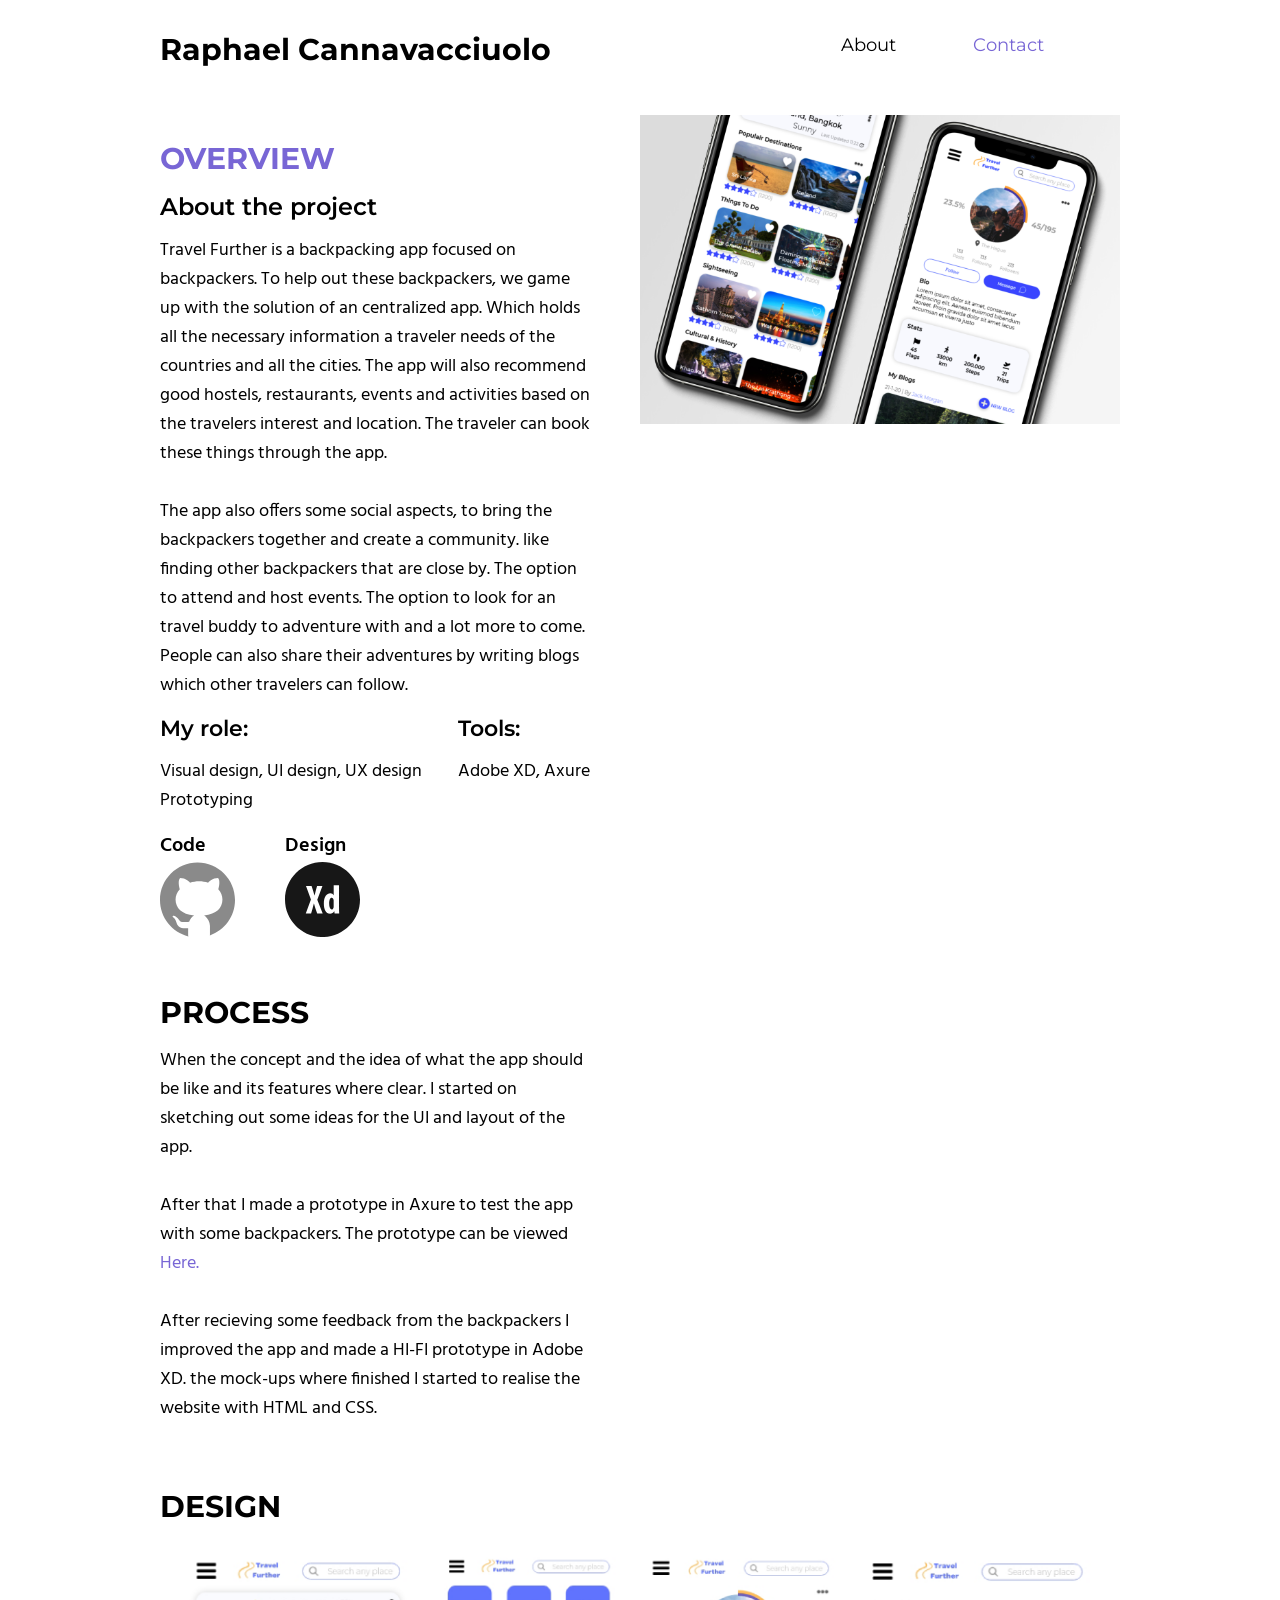
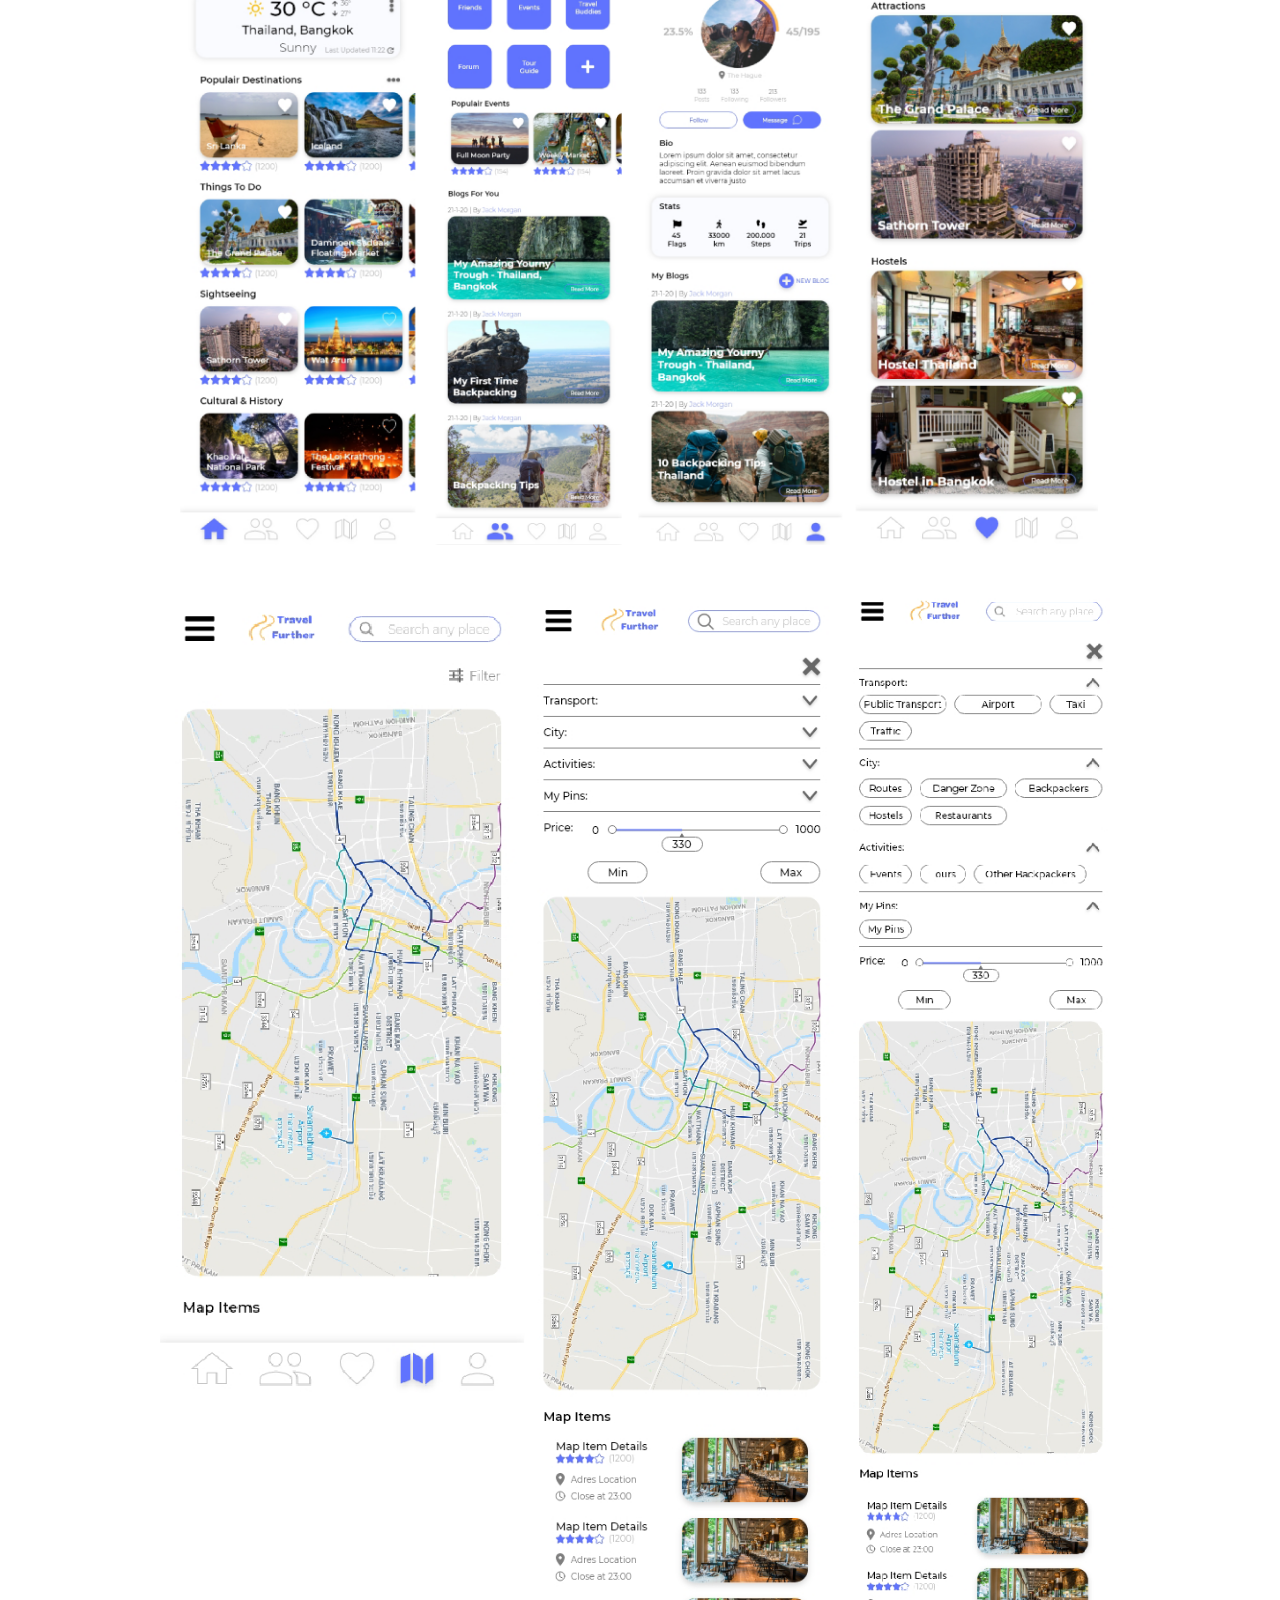
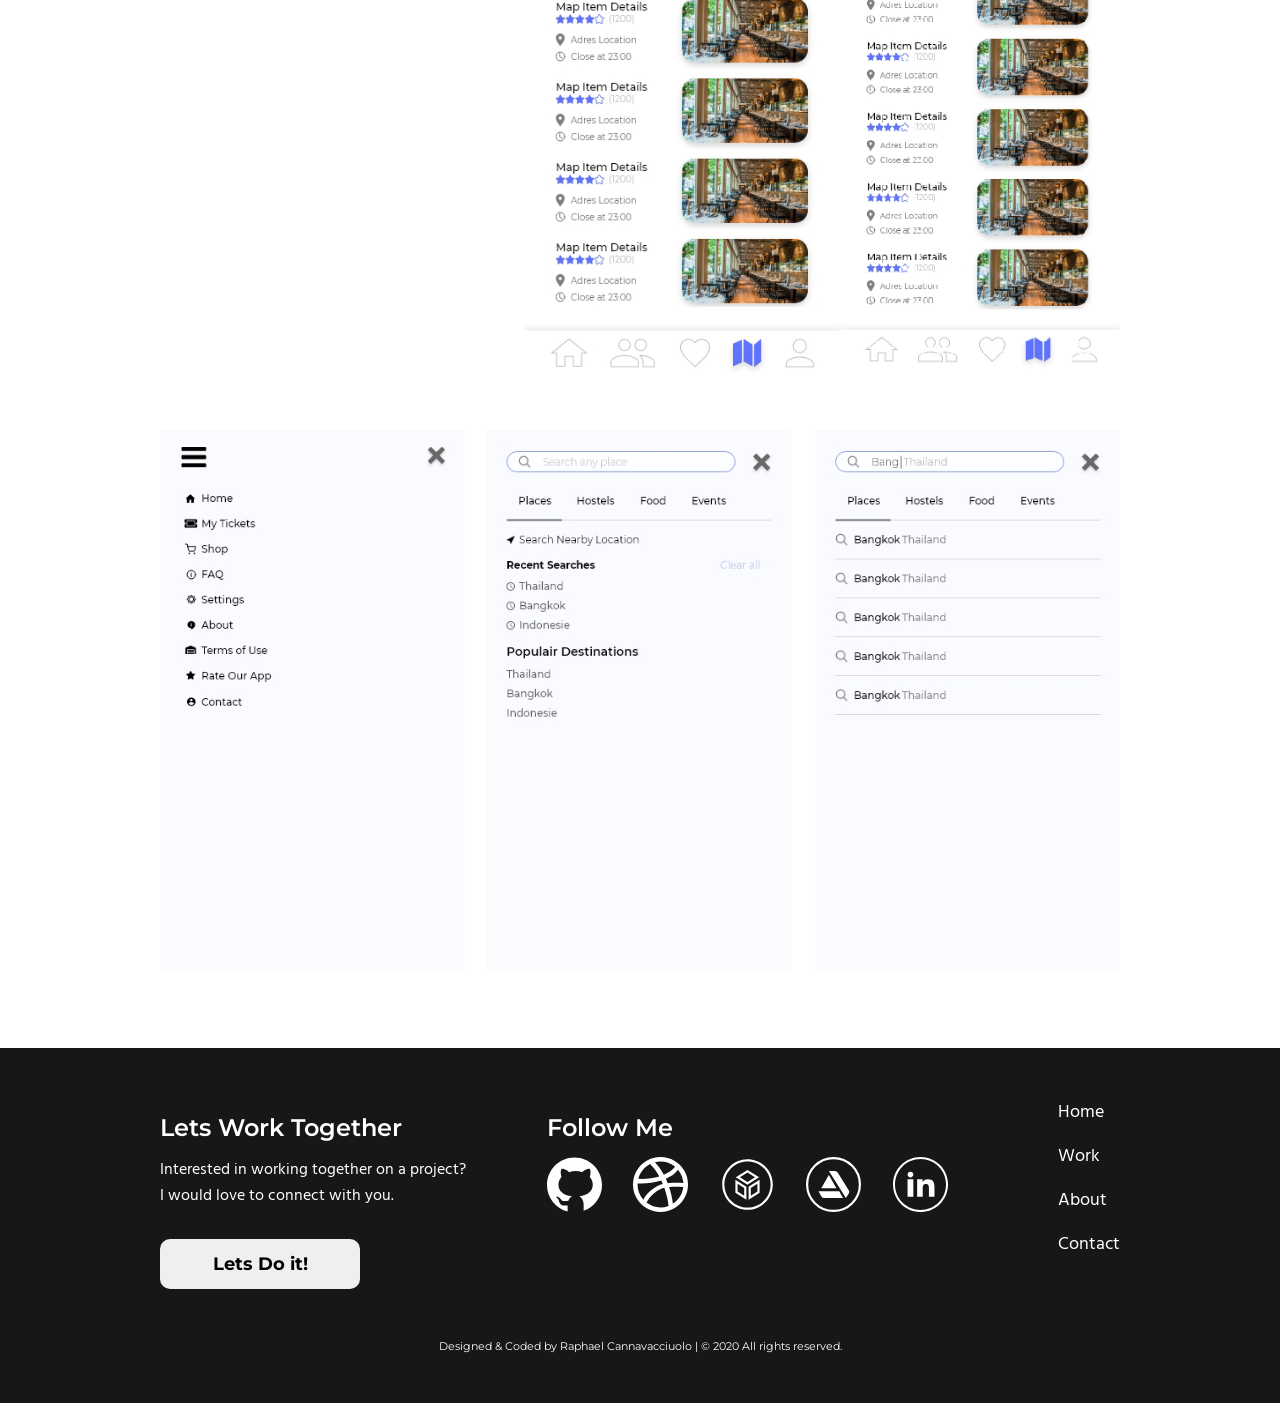
<file: project02.html>
<!DOCTYPE html>
<html lang="en">
  <head>
    <meta charset="UTF-8" />
    <meta name="viewport" content="width=device-width, initial-scale=1.0" />
    <title>Work: Travel Further</title>
    <link rel="stylesheet" type="text/css" href="home.css" />
    <link
      href="https://fonts.googleapis.com/icon?family=Material+Icons"
      rel="stylesheet"
    />
  </head>
  <body>
    <div class="content">
      <!-- Header Section -->
      <header>
        <nav class="main-nav">
          <div class="logo">
            <h1><a href="index.html">Raphael Cannavacciuolo</a></h1>
          </div>
          <ul class="nav-links">
            <li><a href="work.html" hidden>Work</a></li>
            <li><a href="about.html">About</a></li>
            <li><a class="pcolor" href="contact.html">Contact</a></li>
          </ul>
          <div class="burger">
            <div class="line1"></div>
            <div class="line2"></div>
            <div class="line3"></div>
          </div>
        </nav>
      </header>
      <main>
        <section class="project">
          <div class="project-container">
            <div class="b1 project-info">
              <h2 class="pcolor">OVERVIEW</h2>
              <h3>About the project</h3>
              <p>
                Travel Further is a backpacking app focused on backpackers. To
                help out these backpackers, we game up with the solution of an
                centralized app. Which holds all the necessary information a
                traveler needs of the countries and all the cities. The app will
                also recommend good hostels, restaurants, events and activities
                based on the travelers interest and location. The traveler can
                book these things through the app.
                <br />
                <br />The app also offers some social aspects, to bring the
                backpackers together and create a community. like finding other
                backpackers that are close by. The option to attend and host
                events. The option to look for an travel buddy to adventure with
                and a lot more to come. People can also share their adventures
                by writing blogs which other travelers can follow.
              </p>
              <div class="i2">
                <div>
                  <h4>My role:</h4>
                  <p>
                    Visual design, UI design, UX design<br />
                    Prototyping
                  </p>
                </div>
                <div>
                  <h4>Tools:</h4>
                  <p>Adobe XD, Axure</p>
                </div>
              </div>
              <div class="i3">
                <div>
                  <h5>Code</h5>
                  <img
                    class="project-icons btn-off"
                    src="Images/Icons/githubV2.svg"
                    alt="white cat github icon round black outline"
                  />
                </div>
                <div>
                  <h5>Design</h5>
                  <a
                    href="https://xd.adobe.com/view/852fb54c-52a0-49f6-7a2c-ce9f26ff97cb-f31e/"
                    ><img
                      class="project-icons"
                      src="Images/Icons/adobe-round-xd.svg"
                      alt="adobe xd round icon black white letters xd"
                  /></a>
                </div>
              </div>
            </div>
            <div>
              <img
                class="project-img"
                src="Images/travel-app.jpg"
              />
            </div>
            <div class="project-info p2-link">
              <h2>PROCESS</h2>
              <p>
                When the concept and the idea of what the app should be like and
                its features where clear. I started on sketching out some ideas
                for the UI and layout of the app.
                <br />
                <br />
                After that I made a prototype in Axure to test the app with some
                backpackers. The prototype can be viewed
                <a href="https://icsf8g.axshare.com/#id=cd9ju8&p=home_explore"
                  >Here.</a
                >
                <br />
                <br />
                After recieving some feedback from the backpackers I improved
                the app and made a HI-FI prototype in Adobe XD. the mock-ups
                where finished I started to realise the website with HTML and
                CSS.
              </p>
            </div>
          </div>
          <div>
            <h2 class="d-margin">DESIGN</h2>
            <div>
              <img
                class="project-img"
                src="Images/TravelApp.png"
              />
            </div>
            <div>
              <img
                class="project-img"
                src="Images/MapTravelApp.png"
              />
            </div>
            <div>
              <img
                class="project-img"
                src="Images/MenuTravelApp.png"/>
            </div>
          </div>
        </section>
      </main>
    </div>
    <!-- Footer Section -->
    <footer>
      <div class="footer-container">
        <div class="footer-contact ftbox">
          <h3>Lets Work Together</h3>
          <p class="footer-txt">
            Interested in working together on a project? <br> I would love to connect
            with you.
          </p>
          <a href="contact.html"
            ><button class="footer-btn">Lets Do it!</button></a
          >
        </div>

        <div class="footer-socials ftbox">
          <h3 class="h2-margin-ft">Follow Me</h3>
          <a href="https://github.com/Qurka"
            ><img
              src="Images/Icons/github-1.svg"
              alt="black cat github icon round white outline "
          /></a>
          <a href="https://dribbble.com/qurka"
            ><img
              src="Images/Icons/dribbble-icon.svg"
              alt="basketball dribble icon round white "
          /></a>
          <a href="https://sketchfab.com/Qurka"
            ><img
              src="Images/Icons/sketchfab.svg"
              alt="three dimensional cube sketchfab icon round white"
          /></a>
          <a href="https://www.artstation.com/raphaelcannavacciuolo"
            ><img
              src="Images/Icons/artstation-circkel.svg"
              alt="triangle artstaion icon round white"
          /></a>
          <a href="https://www.linkedin.com/in/raphael-c-0a0646143/"
            ><img
              src="Images/Icons/linkedin-round-line.svg"
              alt="linkdin icon round white"
          /></a>
        </div>

        <nav class="footer-nav ftbox">
          <ul class="nav-links-footer">
            <li><a href="index.html">Home</a></li>
            <li><a href="work.html">Work</a></li>
            <li><a href="about.html">About</a></li>
            <li><a href="contact.html">Contact</a></li>
          </ul>
        </nav>
      </div>
      <div class="footer-bottom">
        <span class="credit"
          >Designed & Coded by Raphael Cannavacciuolo | © 2020 All rights
          reserved.</span
        >
      </div>
    </footer>
    <script src="script.js"></script>
  </body>
</html>
</file>
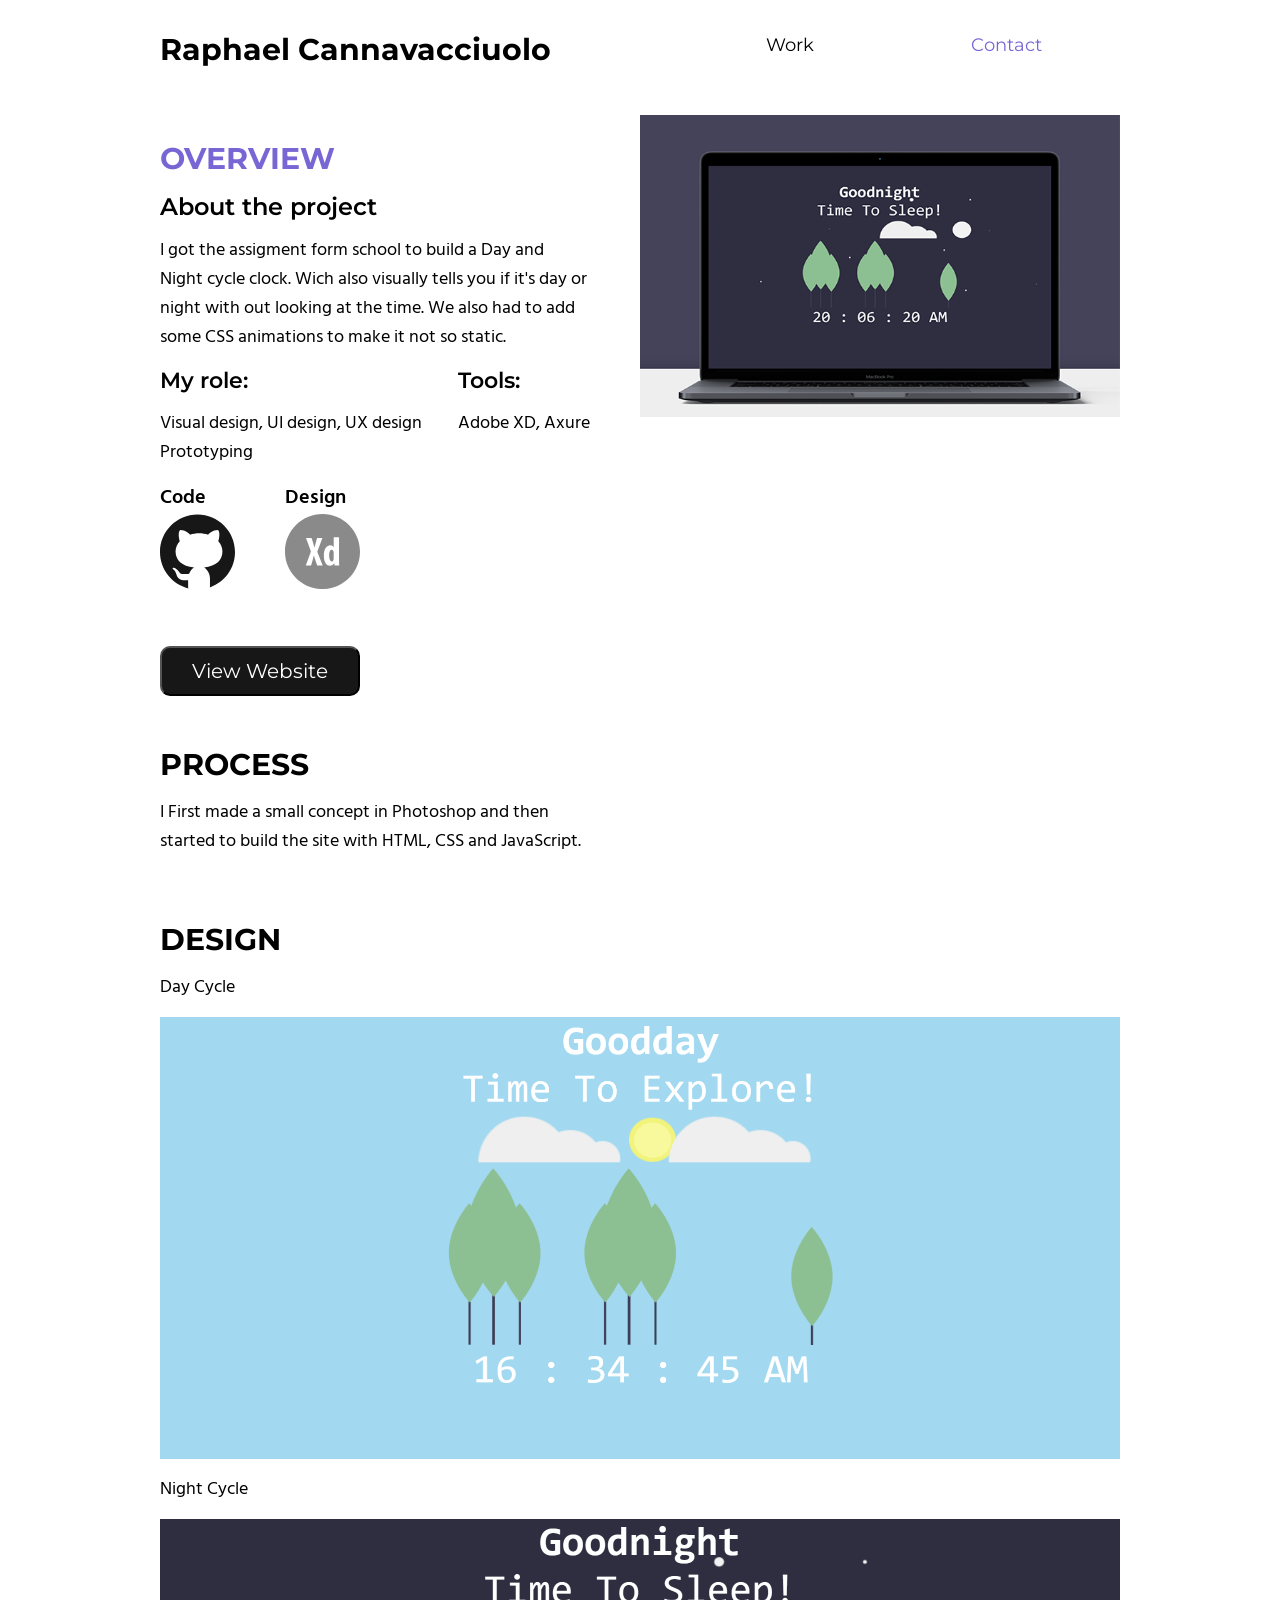
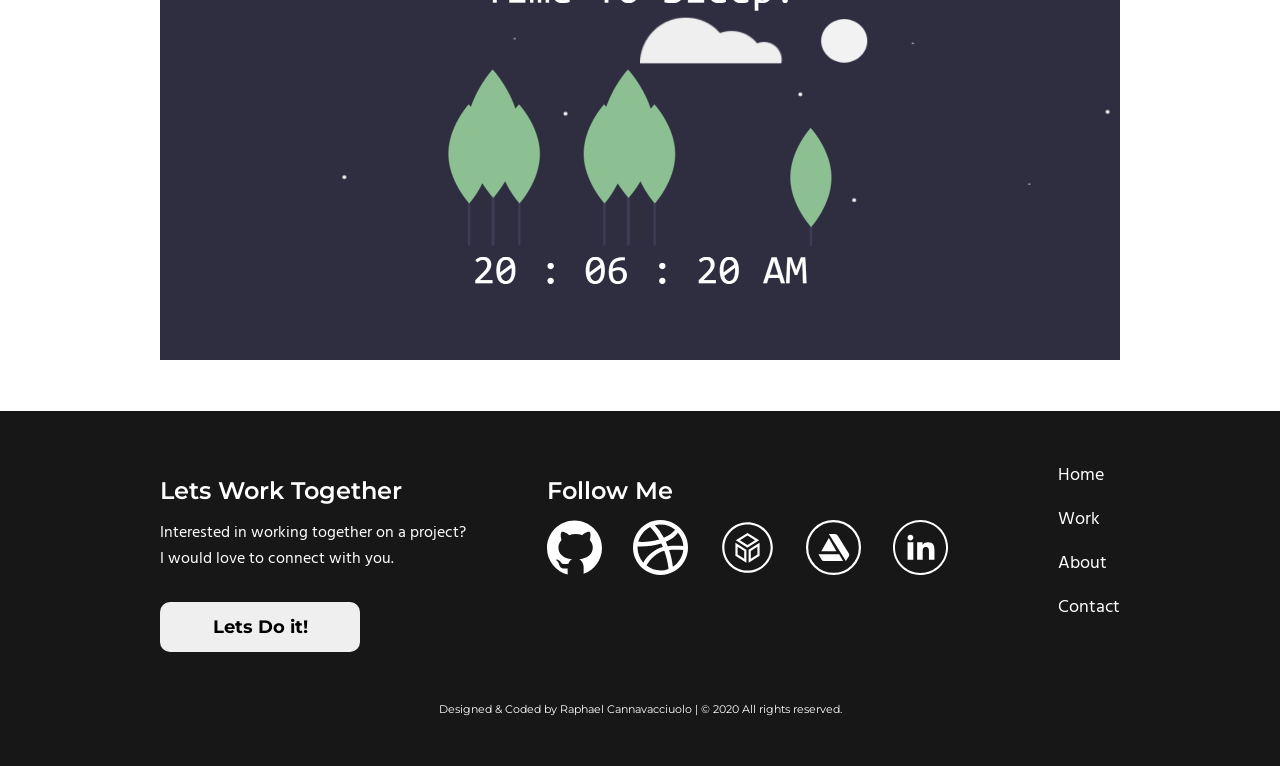
<file: project03.html>
<!DOCTYPE html>
<html lang="en">
  <head>
    <meta charset="UTF-8" />
    <meta name="viewport" content="width=device-width, initial-scale=1.0" />
    <title>Work: Day & Night Cycle</title>
    <link rel="stylesheet" type="text/css" href="home.css" />
    <link
      href="https://fonts.googleapis.com/icon?family=Material+Icons"
      rel="stylesheet"
    />
  </head>
  <body>
    <div class="content">
      <!-- Header Section -->
      <header>
        <nav class="main-nav">
          <div class="logo">
            <h1><a href="index.html">Raphael Cannavacciuolo</a></h1>
          </div>
          <ul class="nav-links">
            <li><a href="work.html">Work</a></li>
            <li><a href="about.html" hidden>About</a></li>
            <li><a class="pcolor" href="contact.html">Contact</a></li>
          </ul>
          <div class="burger">
            <div class="line1"></div>
            <div class="line2"></div>
            <div class="line3"></div>
          </div>
        </nav>
      </header>
      <main>
        <section class="project">
          <div class="project-container">
            <div class="b1 project-info">
              <h2 class="pcolor">OVERVIEW</h2>
              <h3>About the project</h3>
              <p>
                I got the assigment form school to build a Day and Night cycle
                clock. Wich also visually tells you if it's day or night with
                out looking at the time. We also had to add some CSS animations
                to make it not so static.
              </p>

              <div class="i2">
                <div>
                  <h4>My role:</h4>
                  <p>
                    Visual design, UI design, UX design<br />
                    Prototyping
                  </p>
                </div>
                <div>
                  <h4>Tools:</h4>
                  <p>Adobe XD, Axure</p>
                </div>
              </div>
              <div class="i3">
                <div>
                  <h5>Code</h5>
                  <a href="https://github.com/Qurka/XT2-Challange2-Clock"
                    ><img
                      class="project-icons"
                      src="Images/Icons/githubV2.svg"
                      alt="white cat github icon round black outline"
                  /></a>
                </div>
                <div>
                  <h5>Design</h5>
                  <img
                    class="project-icons btn-off"
                    src="Images/Icons/adobe-round-xd.svg"
                    alt="adobe xd round icon black white letters xd"
                  />
                </div>
              </div>
              <div class="project-btn">
                <a href="https://qurka.github.io/XT2-Challange2-Clock/"
                  ><button type="button" class="btn-on">View Website</button></a
                >
              </div>
            </div>

            <div class="b2">
              <img
                class="project-img"
                src="Images/daynightHeavy.png"
                alt="digital clock showing night time visually star sky"
              />
            </div>

            <div class="b3 project-info">
              <h2>PROCESS</h2>
              <p>
                I First made a small concept in Photoshop and then started to
                build the site with HTML, CSS and JavaScript.
              </p>
            </div>
            <div class="b0"></div>
          </div>

          <div>
            <h2 class="d-margin">DESIGN</h2>
            <p>Day Cycle</p>
            <img
              class="design-img3"
              src="Images/d-n-day.png"
              alt="digital clock showing day time visually sunny weahter"
            />
          </div>
          <div>
            <p>Night Cycle</p>
            <img
              class="design-img3"
              src="Images/d-n-night.png"
              alt="digital clock showing night time visually star sky"
            />
          </div>
        </section>
      </main>
    </div>

    <!-- Footer Section -->
    <footer>
      <div class="footer-container">
        <div class="footer-contact ftbox">
          <h3>Lets Work Together</h3>
          <p class="footer-txt">
            Interested in working together on a project? <br> I would love to connect
            with you.
          </p>
          <a href="contact.html"
            ><button class="footer-btn">Lets Do it!</button></a
          >
        </div>

        <div class="footer-socials ftbox">
          <h3 class="h2-margin-ft">Follow Me</h3>
          <a href="https://github.com/Qurka"
            ><img
              src="Images/Icons/github-1.svg"
              alt="black cat github icon round white outline "
          /></a>
          <a href="https://dribbble.com/qurka"
            ><img
              src="Images/Icons/dribbble-icon.svg"
              alt="basketball dribble icon round white "
          /></a>
          <a href="https://sketchfab.com/Qurka"
            ><img
              src="Images/Icons/sketchfab.svg"
              alt="three dimensional cube sketchfab icon round white"
          /></a>
          <a href="https://www.artstation.com/raphaelcannavacciuolo"
            ><img
              src="Images/Icons/artstation-circkel.svg"
              alt="triangle artstaion icon round white"
          /></a>
          <a href="https://www.linkedin.com/in/raphael-c-0a0646143/"
            ><img
              src="Images/Icons/linkedin-round-line.svg"
              alt="linkdin icon round white"
          /></a>
        </div>

        <nav class="footer-nav ftbox">
          <ul class="nav-links-footer">
            <li><a href="index.html">Home</a></li>
            <li><a href="work.html">Work</a></li>
            <li><a href="about.html">About</a></li>
            <li><a href="contact.html">Contact</a></li>
          </ul>
        </nav>
      </div>
      <div class="footer-bottom">
        <span class="credit"
          >Designed & Coded by Raphael Cannavacciuolo | © 2020 All rights
          reserved.</span
        >
      </div>
    </footer>
    <script src="script.js"></script>
  </body>
</html>
</file>
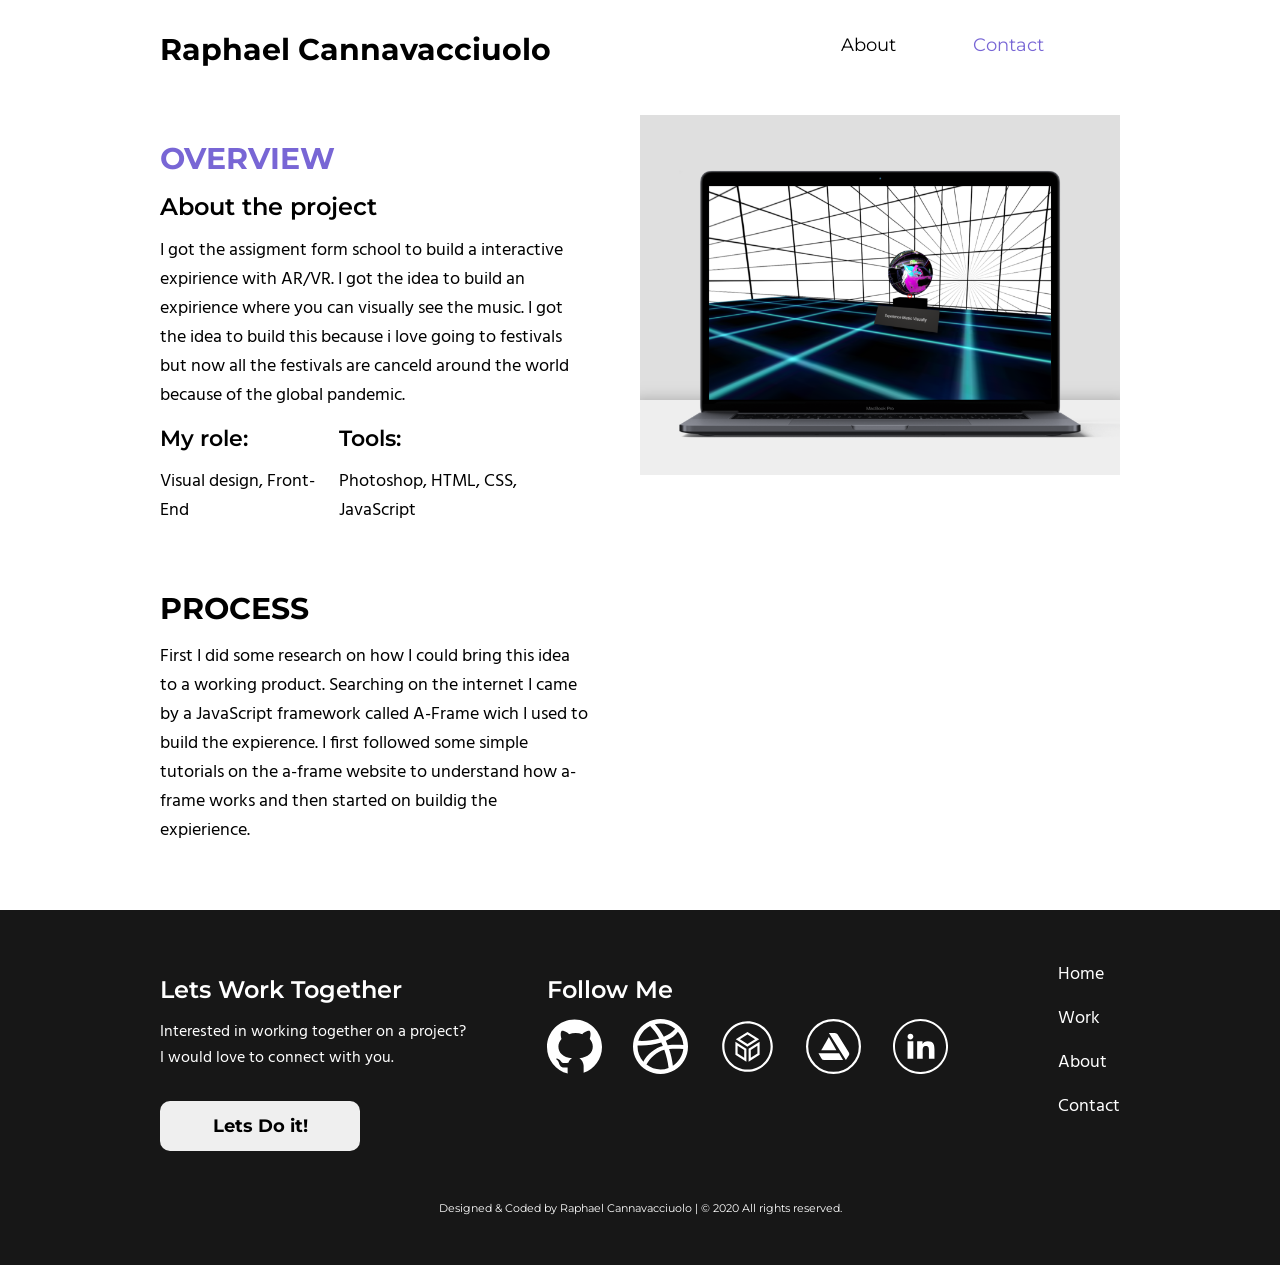
<file: project04.html>
<!DOCTYPE html>
<html lang="en">
  <head>
    <meta charset="UTF-8" />
    <meta name="viewport" content="width=device-width, initial-scale=1.0" />
    <title>Work: AR/VR Music</title>
    <link rel="stylesheet" type="text/css" href="home.css" />
    <link
      href="https://fonts.googleapis.com/icon?family=Material+Icons"
      rel="stylesheet"
    />
  </head>
  <body>
    <div class="content">
      <!-- Header Section -->
      <header>
        <nav class="main-nav">
          <div class="logo">
            <h1><a href="index.html">Raphael Cannavacciuolo</a></h1>
          </div>
          <ul class="nav-links">
            <li><a href="work.html" hidden>Work</a></li>
            <li><a href="about.html">About</a></li>
            <li><a class="pcolor" href="contact.html">Contact</a></li>
          </ul>
          <div class="burger">
            <div class="line1"></div>
            <div class="line2"></div>
            <div class="line3"></div>
          </div>
        </nav>
      </header>
      <main>
        <section class="project">
          <div class="project-container">
            <div class="b1 project-info">
              <h2 class="pcolor">OVERVIEW</h2>
              <h3>About the project</h3>
              <p>
                I got the assigment form school to build a interactive
                expirience with AR/VR. I got the idea to build an expirience
                where you can visually see the music. I got the idea to build
                this because i love going to festivals but now all the festivals
                are canceld around the world because of the global pandemic.
              </p>

              <div class="i2">
                <div>
                  <h4>My role:</h4>
                  <p>Visual design, Front-End</p>
                </div>
                <div>
                  <h4>Tools:</h4>
                  <p>Photoshop, HTML, CSS, JavaScript</p>
                </div>
              </div>
            </div>
            <div class="b2">
              <img
                class="project-img"
                src="Images/macbook-vrmusic.png"
                alt="mac book pro virtual reality music experience"
              />
            </div>

            <div class="b3 project-info">
              <h2>PROCESS</h2>
              <p>
                First I did some research on how I could bring this idea to a
                working product. Searching on the internet I came by a
                JavaScript framework called A-Frame wich I used to build the
                expierence. I first followed some simple tutorials on the
                a-frame website to understand how a-frame works and then started
                on buildig the expierience.
              </p>
            </div>
            <div class="b0"></div>
          </div>
        </section>
      </main>
    </div>

    <!-- Footer Section -->
    <footer>
      <div class="footer-container">
        <div class="footer-contact ftbox">
          <h3>Lets Work Together</h3>
          <p class="footer-txt">
            Interested in working together on a project? <br> I would love to connect
            with you.
          </p>
          <a href="contact.html"
            ><button class="footer-btn">Lets Do it!</button></a
          >
        </div>

        <div class="footer-socials ftbox">
          <h3 class="h2-margin-ft">Follow Me</h3>
          <a href="https://github.com/Qurka"
            ><img
              src="Images/Icons/github-1.svg"
              alt="black cat github icon round white outline "
          /></a>
          <a href="https://dribbble.com/qurka"
            ><img
              src="Images/Icons/dribbble-icon.svg"
              alt="basketball dribble icon round white "
          /></a>
          <a href="https://sketchfab.com/Qurka"
            ><img
              src="Images/Icons/sketchfab.svg"
              alt="three dimensional cube sketchfab icon round white"
          /></a>
          <a href="https://www.artstation.com/raphaelcannavacciuolo"
            ><img
              src="Images/Icons/artstation-circkel.svg"
              alt="triangle artstaion icon round white"
          /></a>
          <a href="https://www.linkedin.com/in/raphael-c-0a0646143/"
            ><img
              src="Images/Icons/linkedin-round-line.svg"
              alt="linkdin icon round white"
          /></a>
        </div>

        <nav class="footer-nav ftbox">
          <ul class="nav-links-footer">
            <li><a href="index.html">Home</a></li>
            <li><a href="work.html">Work</a></li>
            <li><a href="about.html">About</a></li>
            <li><a href="contact.html">Contact</a></li>
          </ul>
        </nav>
      </div>
      <div class="footer-bottom">
        <span class="credit"
          >Designed & Coded by Raphael Cannavacciuolo | © 2020 All rights
          reserved.</span
        >
      </div>
    </footer>
    <script src="script.js"></script>
  </body>
</html>
</file>
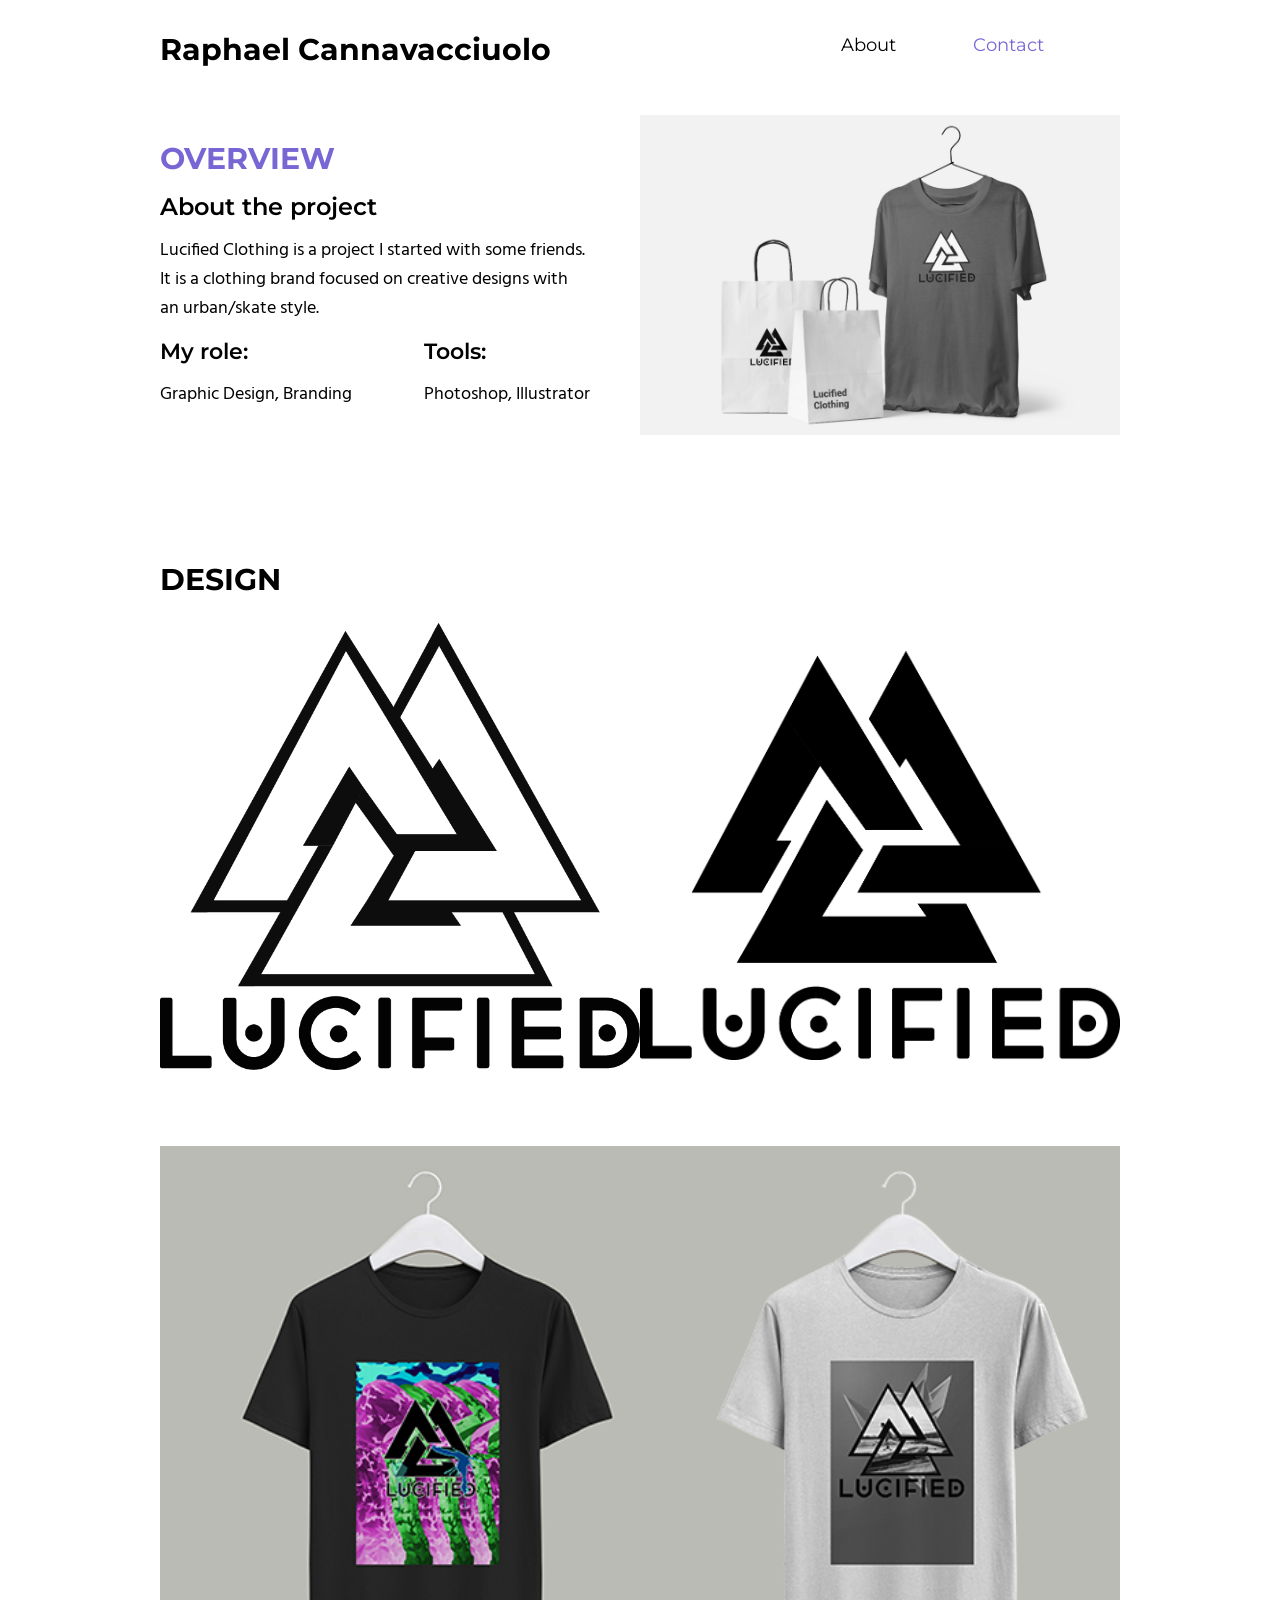
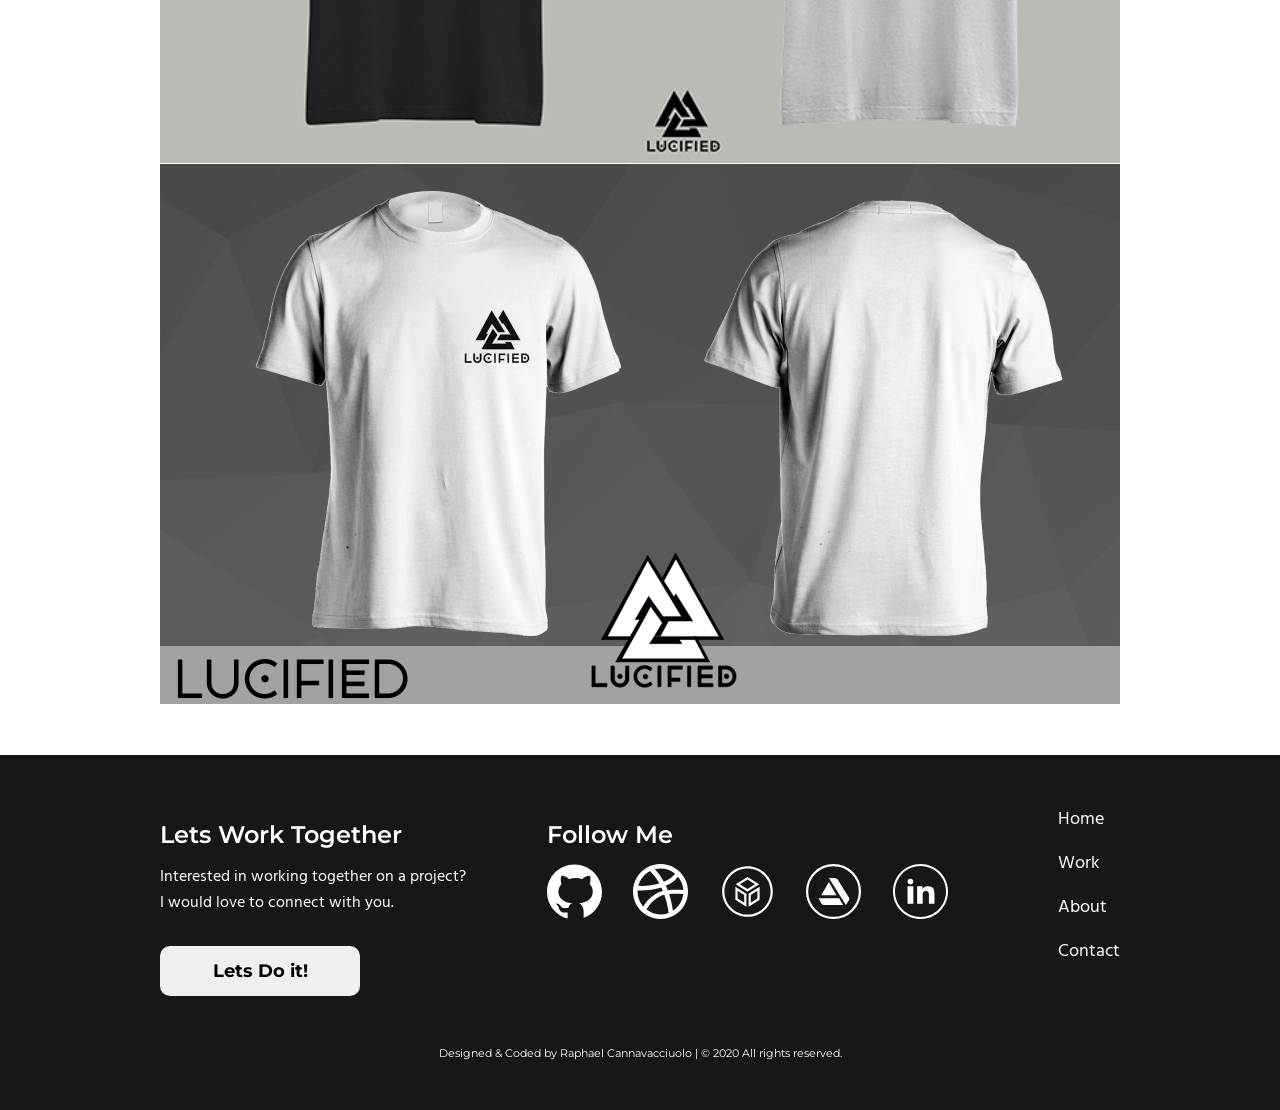
<file: project05.html>
<!DOCTYPE html>
<html lang="en">
  <head>
    <meta charset="UTF-8" />
    <meta name="viewport" content="width=device-width, initial-scale=1.0" />
    <title>Work: Lucified Clothing Brand</title>
    <link rel="stylesheet" type="text/css" href="home.css" />
    <link
      href="https://fonts.googleapis.com/icon?family=Material+Icons"
      rel="stylesheet"
    />
  </head>
  <body>
    <div class="content">
      <!-- Header Section -->
      <header>
        <nav class="main-nav">
          <div class="logo">
            <h1><a href="index.html">Raphael Cannavacciuolo</a></h1>
          </div>
          <ul class="nav-links">
            <li><a href="work.html" hidden>Work</a></li>
            <li><a href="about.html">About</a></li>
            <li><a class="pcolor" href="contact.html">Contact</a></li>
          </ul>
          <div class="burger">
            <div class="line1"></div>
            <div class="line2"></div>
            <div class="line3"></div>
          </div>
        </nav>
      </header>
      <main>
        <section class="project">
          <div class="project-container">
            <div class="b1 project-info">
              <h2 class="pcolor">OVERVIEW</h2>
              <h3>About the project</h3>
              <p>
                Lucified Clothing is a project I started with some friends. It
                is a clothing brand focused on creative designs with an
                urban/skate style.
              </p>
              <div class="i2">
                <div>
                  <h4>My role:</h4>
                  <p>Graphic Design, Branding</p>
                </div>
                <div>
                  <h4>Tools:</h4>
                  <p>Photoshop, Illustrator</p>
                </div>
              </div>
            </div>

            <div class="b2">
              <img
                class="project-img"
                src="Images/apparel-branding-mockup-scene.png"
                alt="apparel clothing branding t-shirt and tote bags lucified"
              />
            </div>

            <div class="b4 project-box">
              <h2 class="d-margin">DESIGN</h2>
              <img
                class="project-img"
                src="Images/lucified-logo-wit.png"
                alt="clothing brand logo triangle lucifer lucified white"
              />
            </div>
            <div class="b5 project-box">
              <img
                class="project-imgsp"
                src="Images/lucified-logo-zwart.png"
                alt="clothing brand logo triangle lucifer lucified black"
              />
            </div>
          </div>
          <div>
            <img
              class="design-img3"
              src="Images/luciefied-2tees.png"
              alt="clothing brand presentation t-shirts black and white lucified"
            />
          </div>
          <div>
            <img
              class="design-img3"
              src="Images/lucified-tee-wit.jpg"
              alt="clothing brand t-shirts white orginal lucified"
            />
          </div>
        </section>
      </main>
    </div>
    <!-- Footer Section -->
    <footer>
      <div class="footer-container">
        <div class="footer-contact ftbox">
          <h3>Lets Work Together</h3>
          <p class="footer-txt">
            Interested in working together on a project? <br> I would love to connect
            with you.
          </p>
          <a href="contact.html"
            ><button class="footer-btn">Lets Do it!</button></a
          >
        </div>

        <div class="footer-socials ftbox">
          <h3 class="h2-margin-ft">Follow Me</h3>
          <a href="https://github.com/Qurka"
            ><img
              src="Images/Icons/github-1.svg"
              alt="black cat github icon round white outline "
          /></a>
          <a href="https://dribbble.com/qurka"
            ><img
              src="Images/Icons/dribbble-icon.svg"
              alt="basketball dribble icon round white "
          /></a>
          <a href="https://sketchfab.com/Qurka"
            ><img
              src="Images/Icons/sketchfab.svg"
              alt="three dimensional cube sketchfab icon round white"
          /></a>
          <a href="https://www.artstation.com/raphaelcannavacciuolo"
            ><img
              src="Images/Icons/artstation-circkel.svg"
              alt="triangle artstaion icon round white"
          /></a>
          <a href="https://www.linkedin.com/in/raphael-c-0a0646143/"
            ><img
              src="Images/Icons/linkedin-round-line.svg"
              alt="linkdin icon round white"
          /></a>
        </div>

        <nav class="footer-nav ftbox">
          <ul class="nav-links-footer">
            <li><a href="index.html">Home</a></li>
            <li><a href="work.html">Work</a></li>
            <li><a href="about.html">About</a></li>
            <li><a href="contact.html">Contact</a></li>
          </ul>
        </nav>
      </div>
      <div class="footer-bottom">
        <span class="credit"
          >Designed & Coded by Raphael Cannavacciuolo | © 2020 All rights
          reserved.</span
        >
      </div>
    </footer>
    <script src="script.js"></script>
  </body>
</html>
</file>
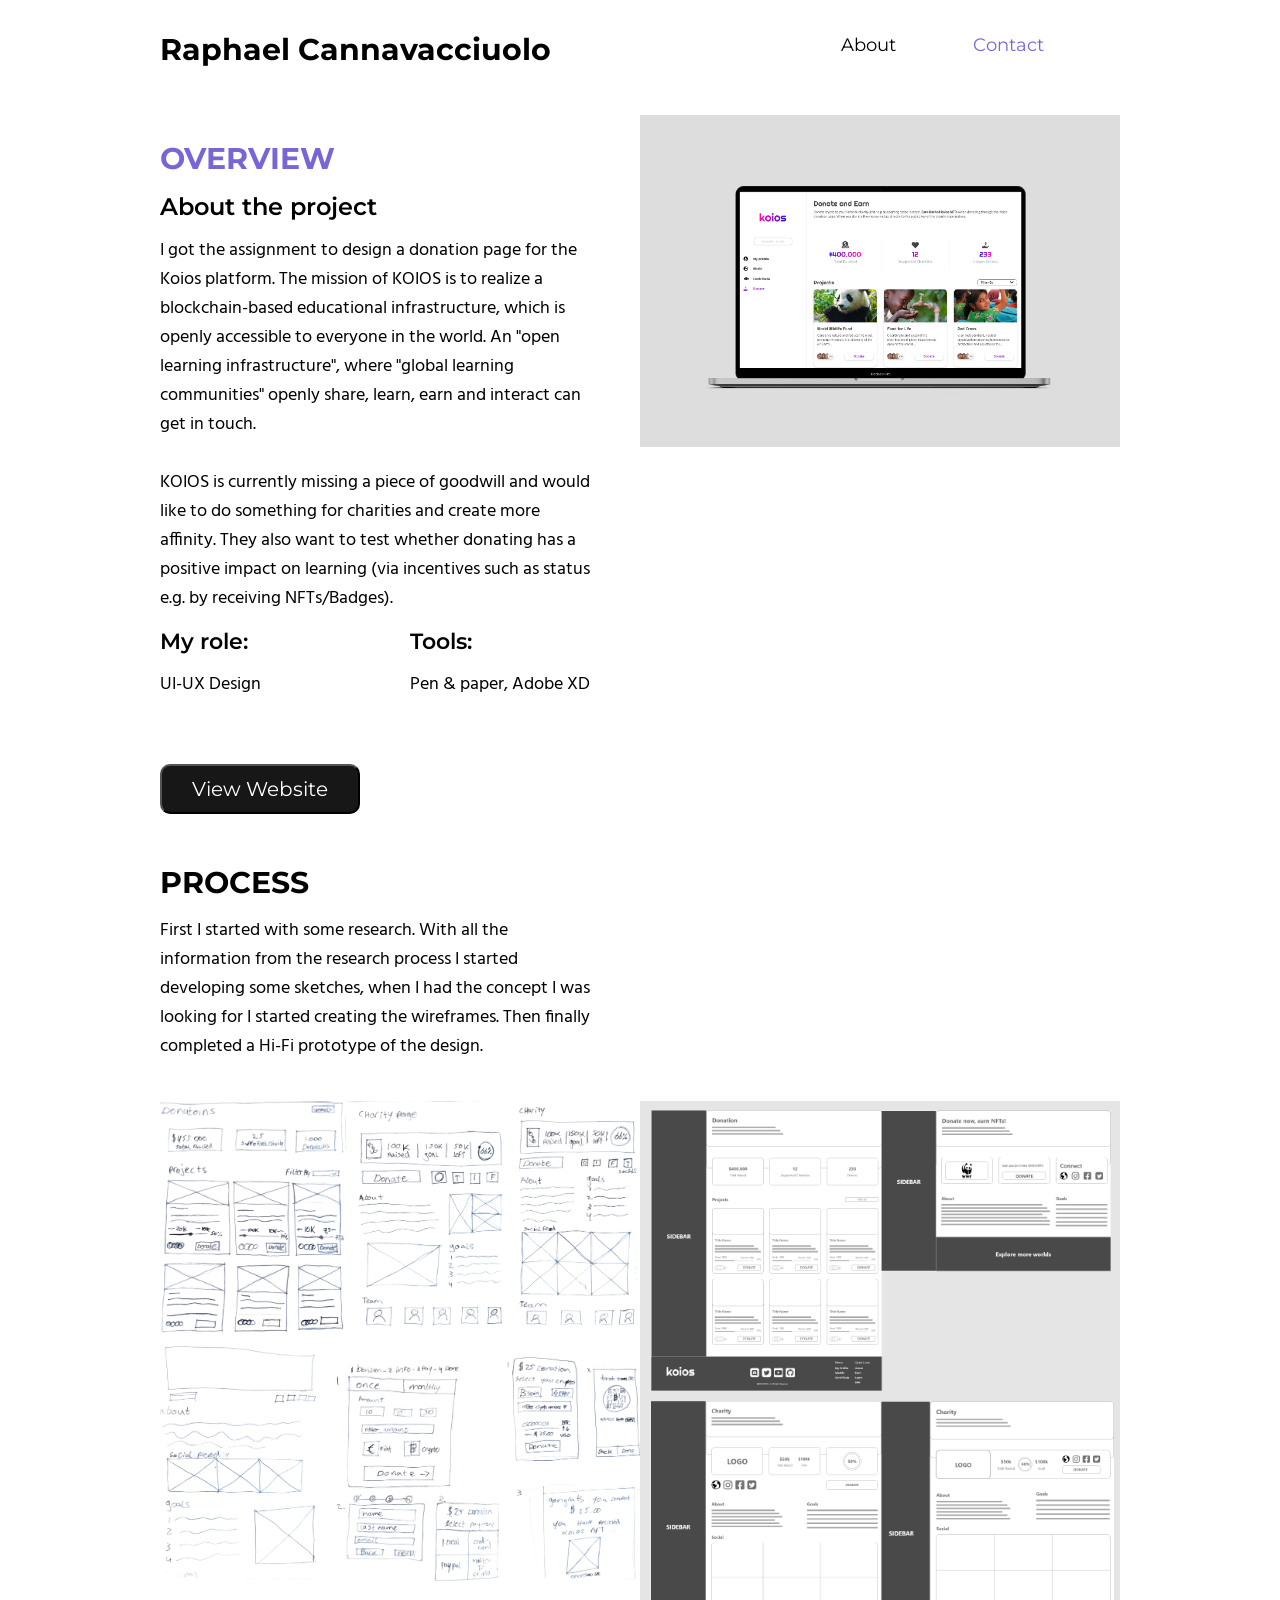
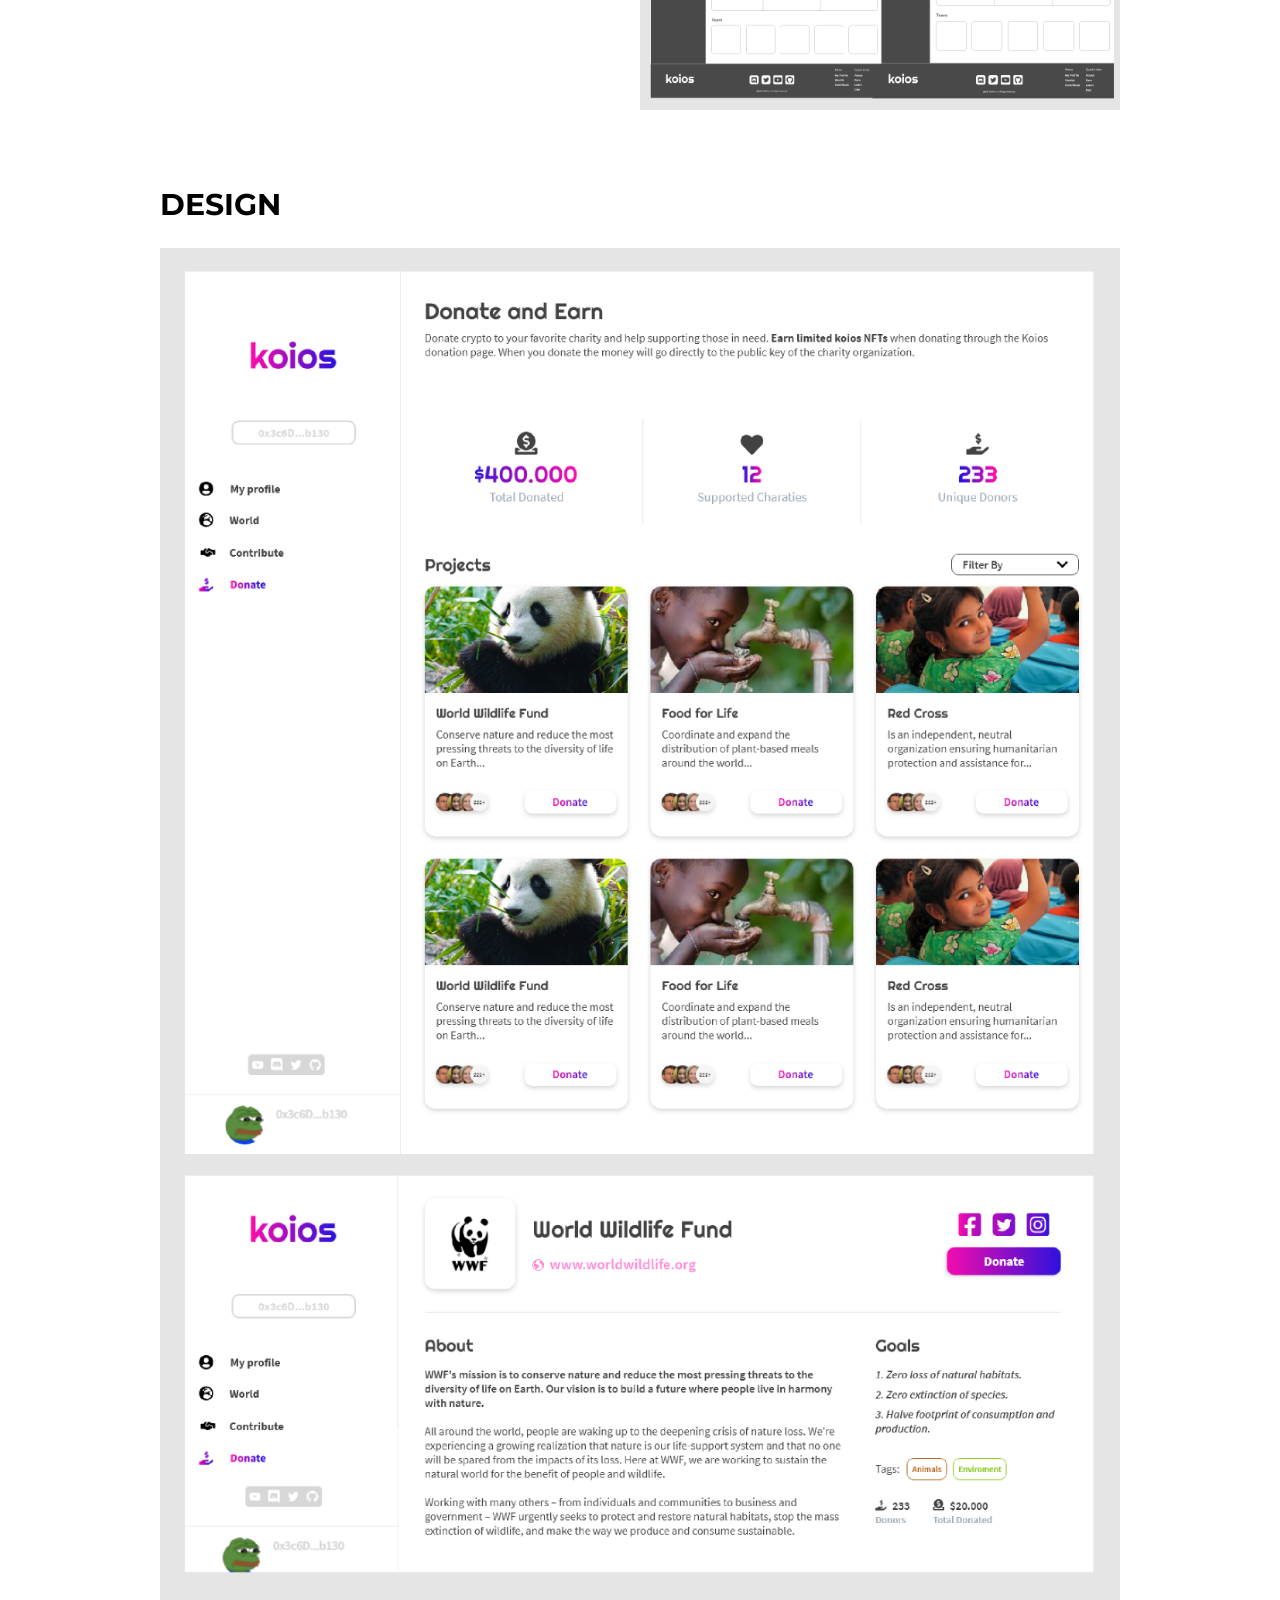
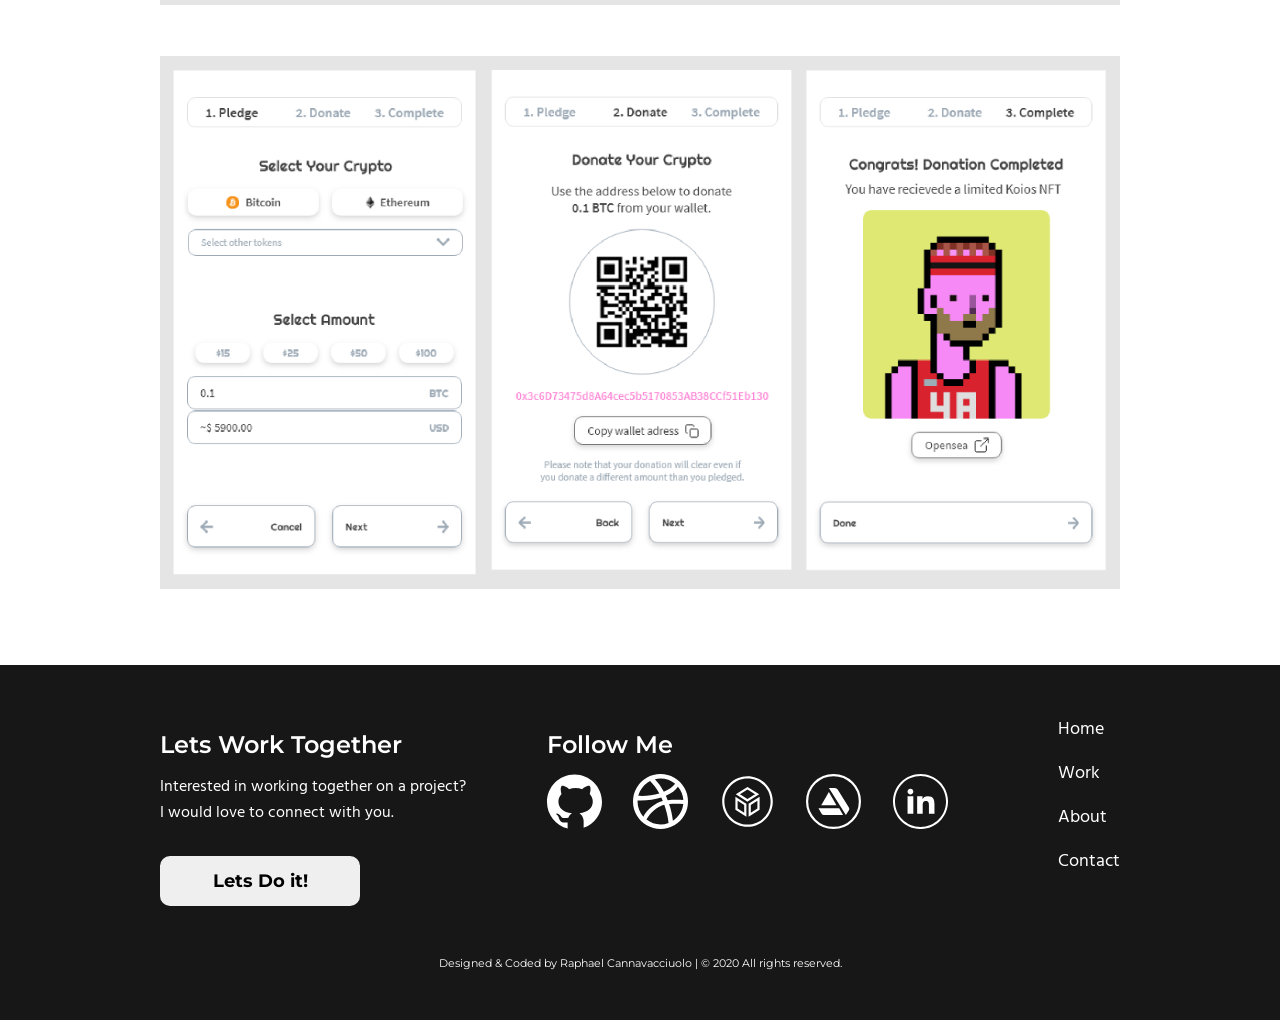
<file: project07.html>
<!DOCTYPE html>
<html lang="en">
  <head>
    <meta charset="UTF-8" />
    <meta name="viewport" content="width=device-width, initial-scale=1.0" />
    <title>Work: Koios Donation Page</title>
    <link rel="stylesheet" type="text/css" href="home.css" />
    <link
      href="https://fonts.googleapis.com/icon?family=Material+Icons"
      rel="stylesheet"
    />
  </head>
  <body>
    <div class="content">
      <!-- Header Section -->
      <header>
        <nav class="main-nav">
          <div class="logo">
            <h1><a href="index.html">Raphael Cannavacciuolo</a></h1>
          </div>
          <ul class="nav-links">
            <li><a href="work.html" hidden>Work</a></li>
            <li><a href="about.html">About</a></li>
            <li><a class="pcolor" href="contact.html">Contact</a></li>
          </ul>
          <div class="burger">
            <div class="line1"></div>
            <div class="line2"></div>
            <div class="line3"></div>
          </div>
        </nav>
      </header>
      <main>
        <section class="project">
          <div class="project-container">
            <div class="b1 project-info">
              <h2 class="pcolor">OVERVIEW</h2>
              <h3>About the project</h3>
              <p>
                I got the assignment to design a donation page for the Koios platform. The mission of KOIOS is to realize a blockchain-based educational infrastructure, which is openly accessible to everyone in the world. An "open learning infrastructure", where "global learning communities" openly share, learn, earn and interact can get in touch.
                <br>
                <br>
                KOIOS is currently missing a piece of goodwill and would like to do something for charities and create more affinity. They also want to test whether donating has a positive impact on learning (via incentives such as status e.g. by receiving NFTs/Badges).

              </p>
              <div class="i2">
                <div>
                  <h4>My role:</h4>
                  <p>UI-UX Design</p>
                </div>
                <div>
                  <h4>Tools:</h4>
                  <p>Pen & paper, Adobe XD</p>
                </div>
              </div>
              <div class="project-btn btn-on">
                <a href="https://www.koios.world/"><button type="button">View Website</button></a>
              </div>
            </div>

            <div class="b2">
              <img
                class="project-img"
                src="Images/Koios-thumbnail.png"
              />
            </div>

            <div class="b3 project-info">
              <h2>PROCESS</h2>
              <p>
                First I started with some research. With all the information from the research process I started developing some sketches, when I had the concept I was looking for I started creating the wireframes. Then finally completed a Hi-Fi prototype of the design.
              </p>
            </div>

            <div class="b0"></div>
            <div>
              <img
                class="project-img"
                src="Images/SchetsenKoios.png"
              />
            </div>
            <div>
              <img
                class="project-img"
                src="Images/KoiosWireframes.png"
              />
            </div>
          </div>

          <div>
            <h2 class="d-margin">DESIGN</h2>
            <div>
              <img
                class="project-img"
                src="Images/KoiosDonation2.png"/>
            </div>
            <div>
              <img
                class="project-img"
                src="Images/Payscreen.png"/>
            </div>
          </div>
        </section>
      </main>
    </div>
    <!-- Footer Section -->
    <footer>
      <div class="footer-container">
        <div class="footer-contact ftbox">
          <h3>Lets Work Together</h3>
          <p class="footer-txt">
            Interested in working together on a project? <br> I would love to connect
            with you.
          </p>
          <a href="contact.html"
            ><button class="footer-btn">Lets Do it!</button></a
          >
        </div>

        <div class="footer-socials ftbox">
          <h3 class="h2-margin-ft">Follow Me</h3>
          <a href="https://github.com/Qurka"
            ><img
              src="Images/Icons/github-1.svg"
              alt="black cat github icon round white outline "
          /></a>
          <a href="https://dribbble.com/qurka"
            ><img
              src="Images/Icons/dribbble-icon.svg"
              alt="basketball dribble icon round white "
          /></a>
          <a href="https://sketchfab.com/Qurka"
            ><img
              src="Images/Icons/sketchfab.svg"
              alt="three dimensional cube sketchfab icon round white"
          /></a>
          <a href="https://www.artstation.com/raphaelcannavacciuolo"
            ><img
              src="Images/Icons/artstation-circkel.svg"
              alt="triangle artstaion icon round white"
          /></a>
          <a href="https://www.linkedin.com/in/raphael-c-0a0646143/"
            ><img
              src="Images/Icons/linkedin-round-line.svg"
              alt="linkdin icon round white"
          /></a>
        </div>

        <nav class="footer-nav ftbox">
          <ul class="nav-links-footer">
            <li><a href="index.html">Home</a></li>
            <li><a href="work.html">Work</a></li>
            <li><a href="about.html">About</a></li>
            <li><a href="contact.html">Contact</a></li>
          </ul>
        </nav>
      </div>
      <div class="footer-bottom">
        <span class="credit"
          >Designed & Coded by Raphael Cannavacciuolo | © 2020 All rights
          reserved.</span
        >
      </div>
    </footer>
    <script src="script.js"></script>
  </body>
</html>
</file>
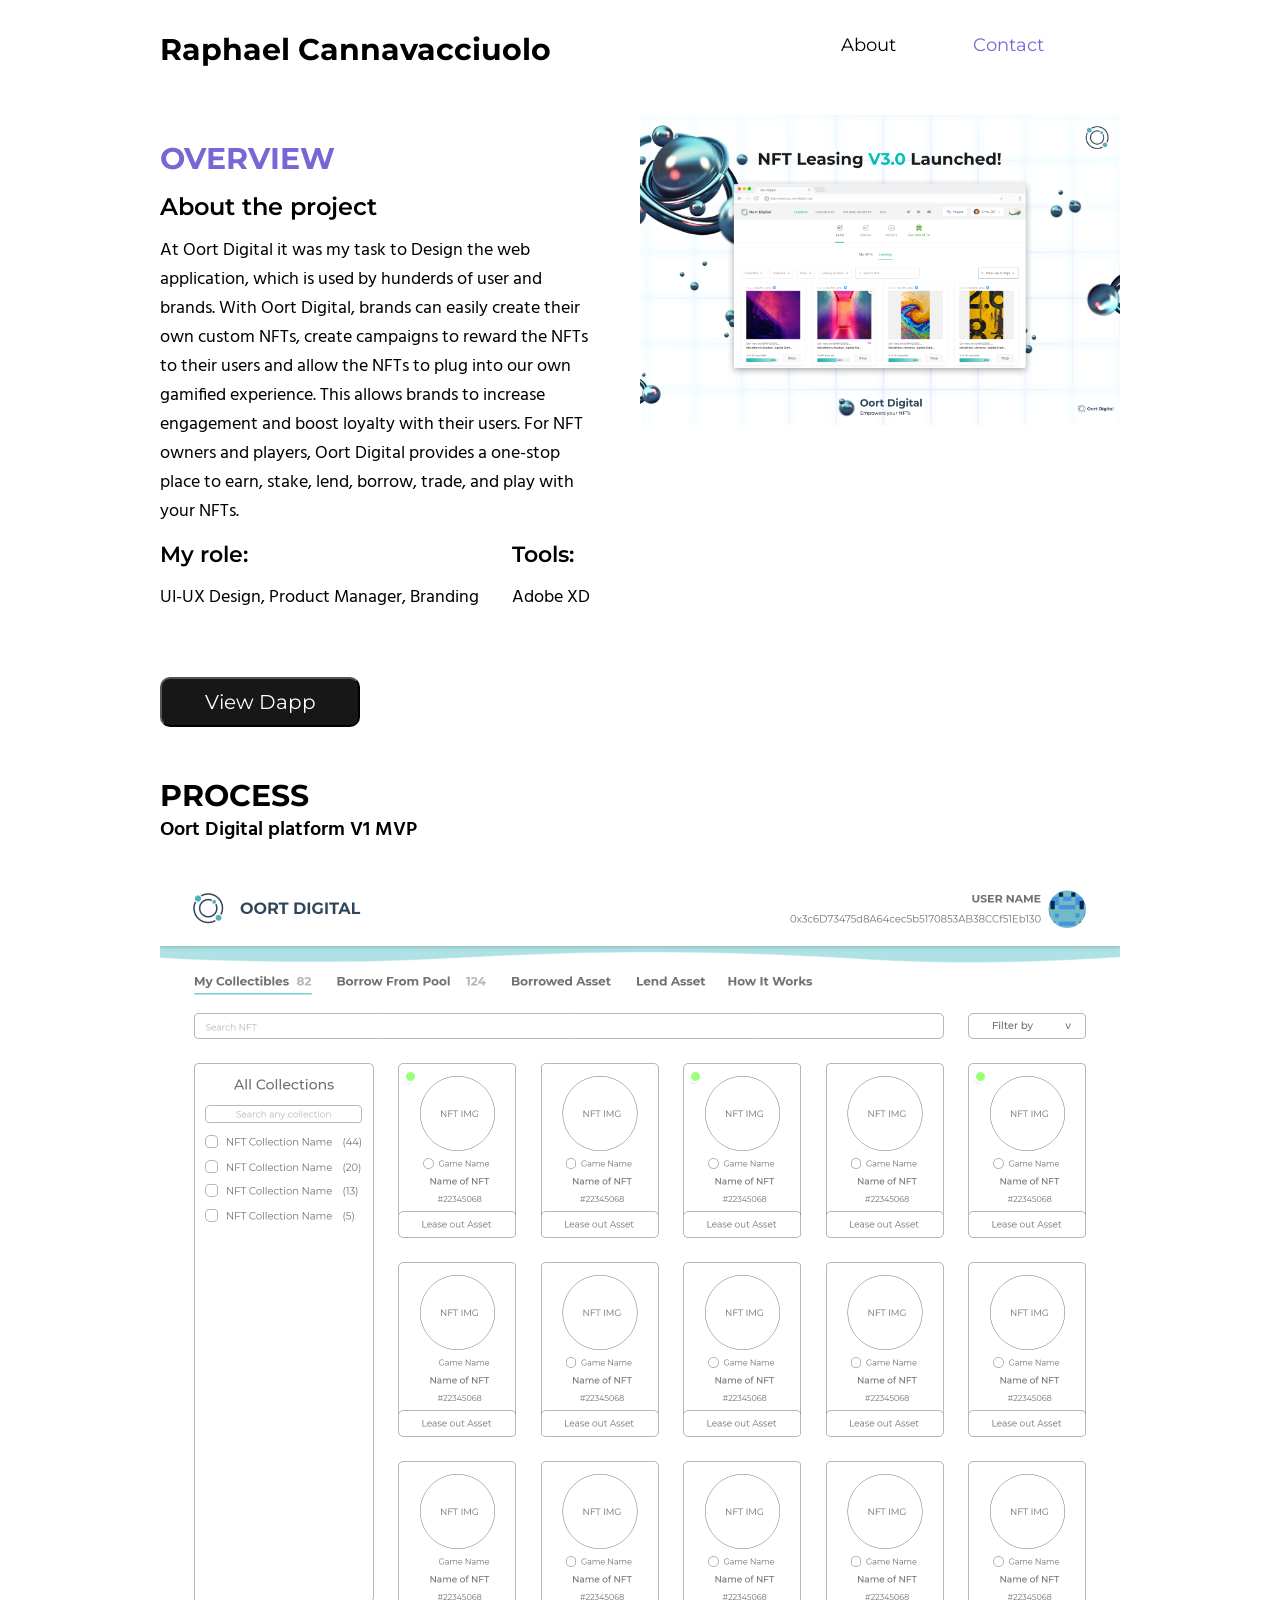
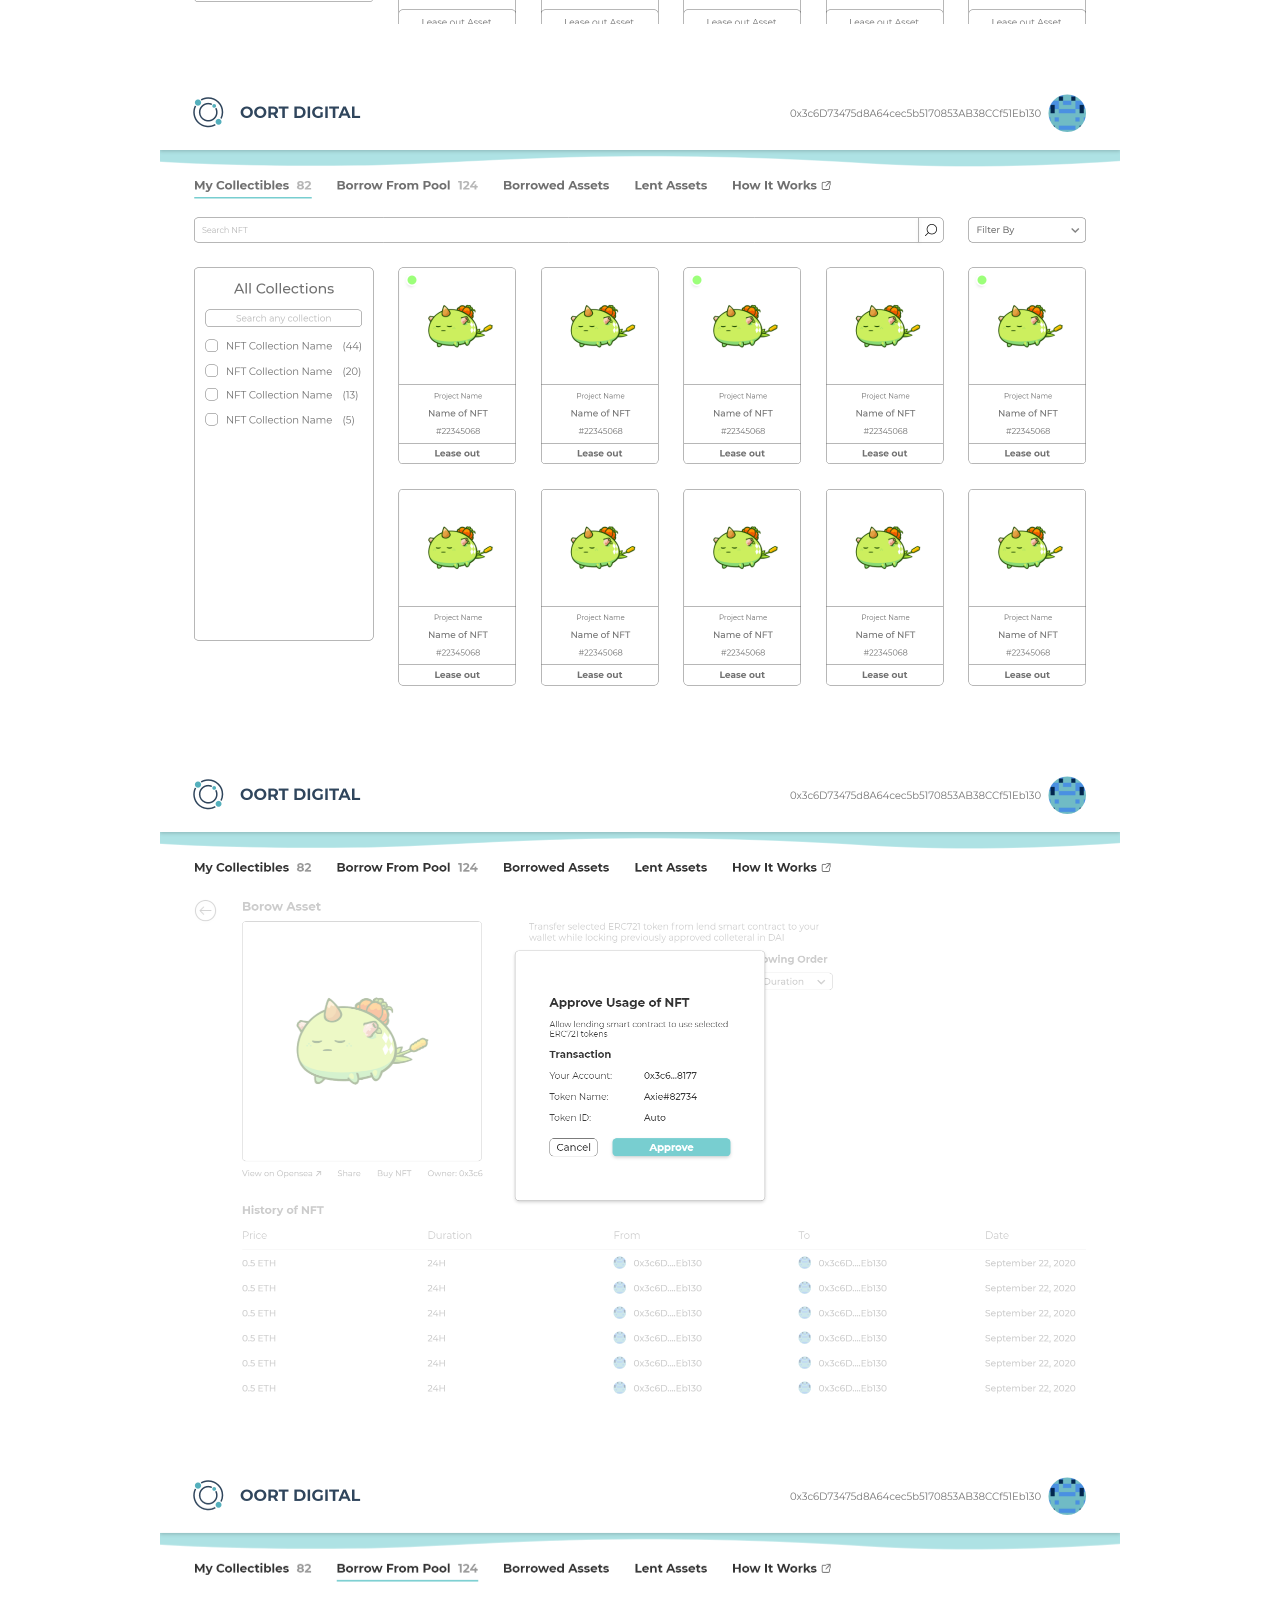
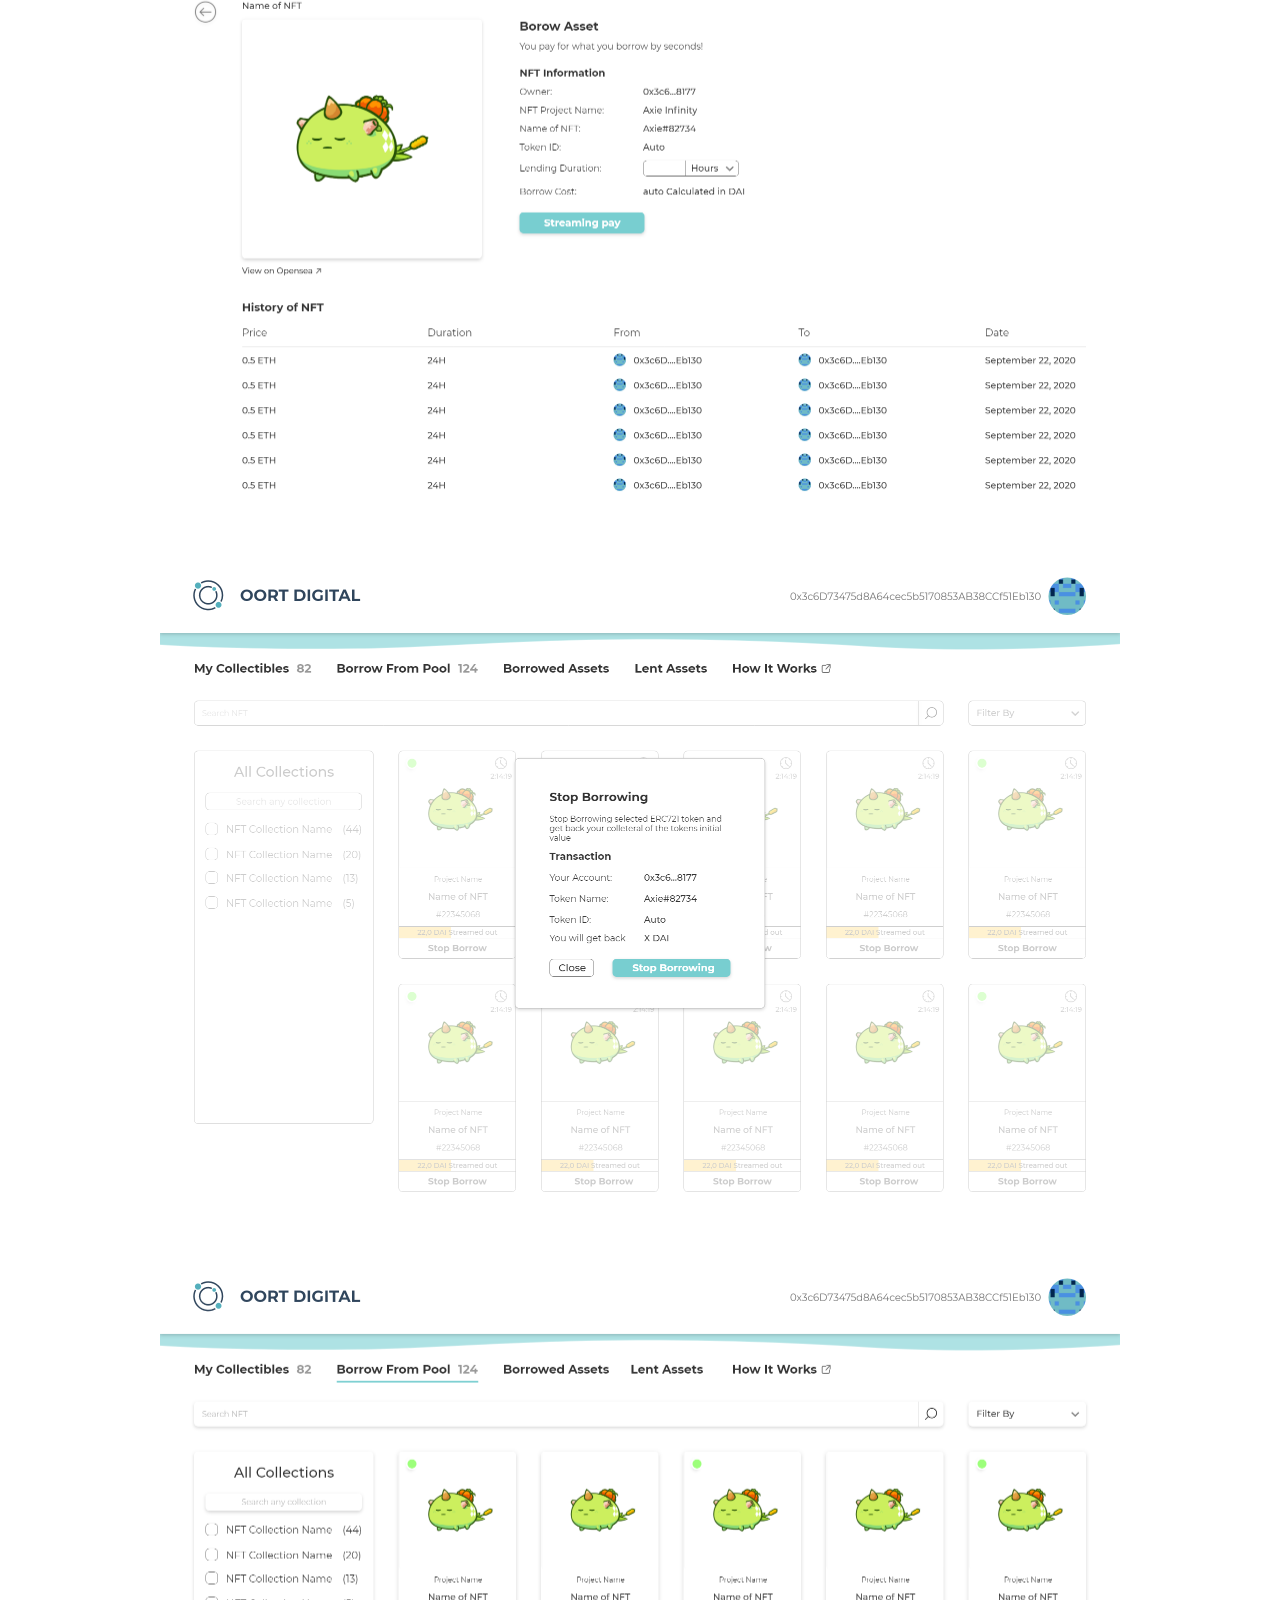
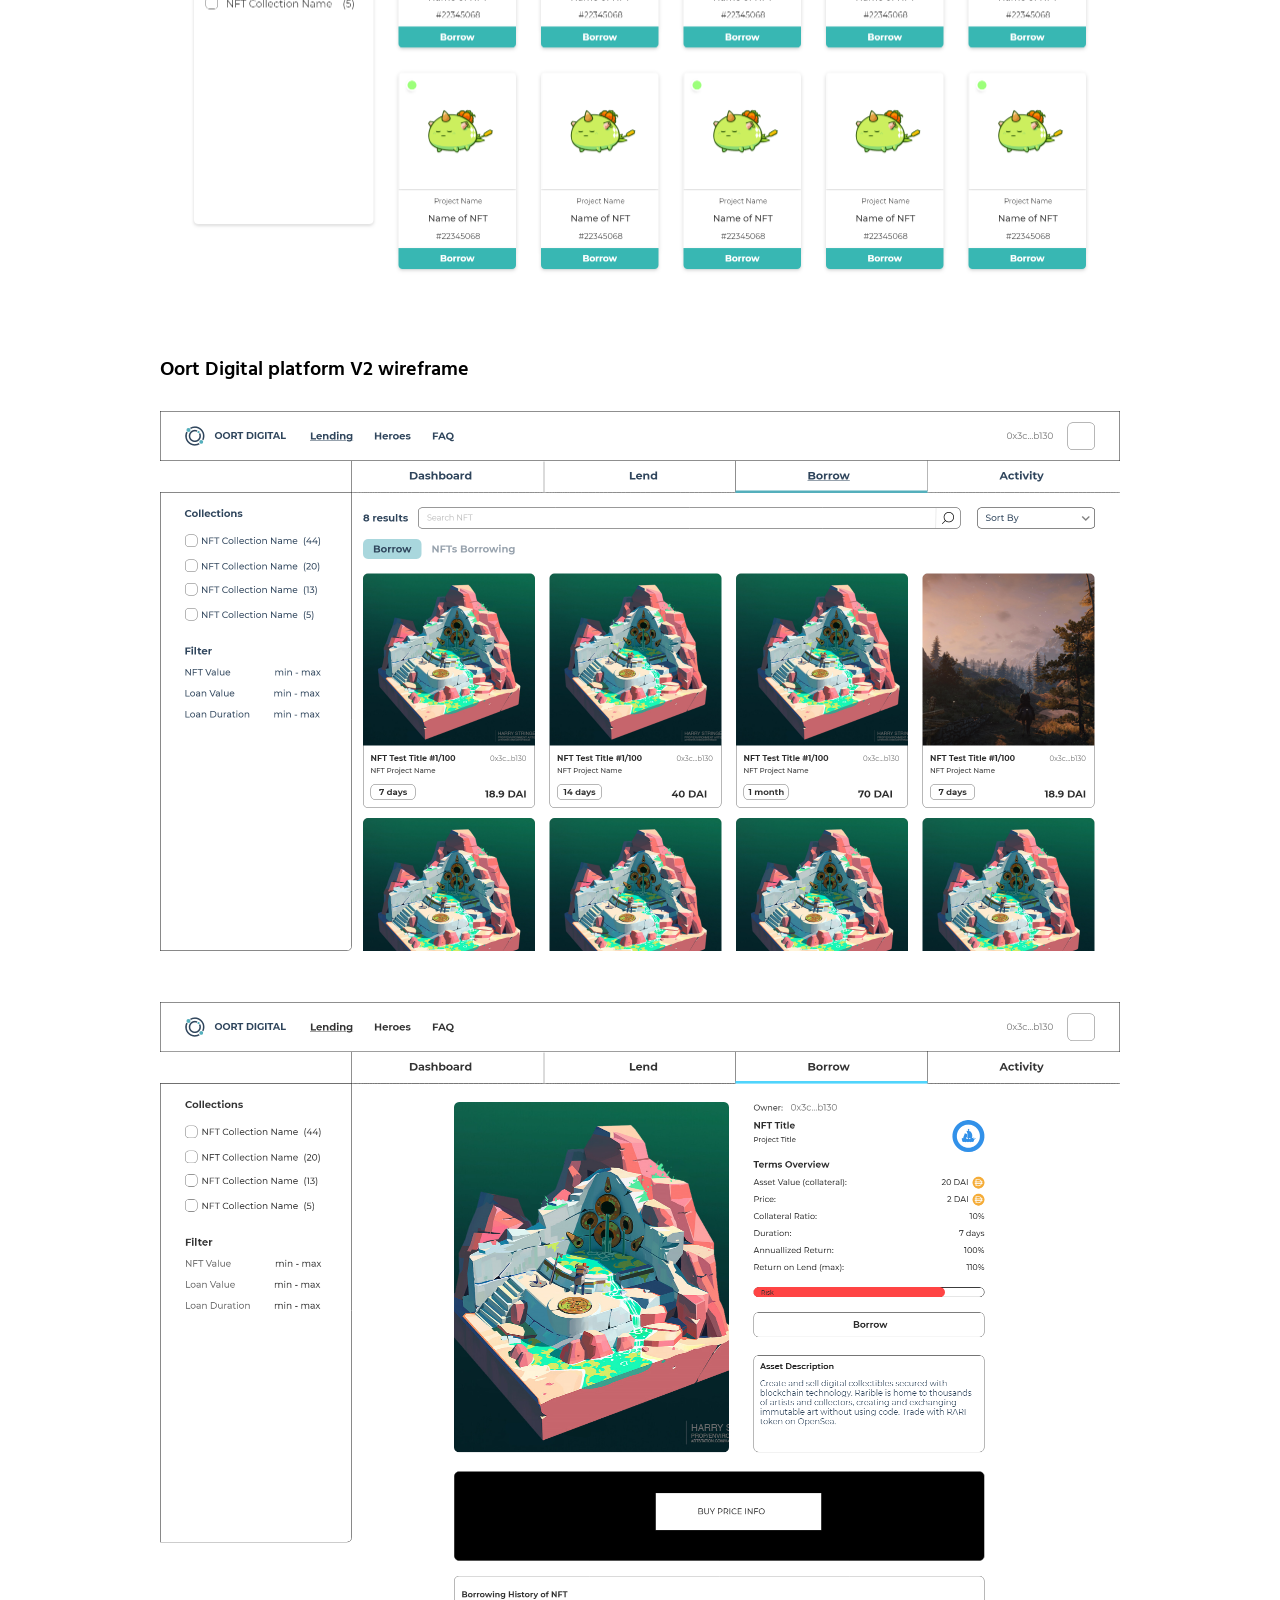
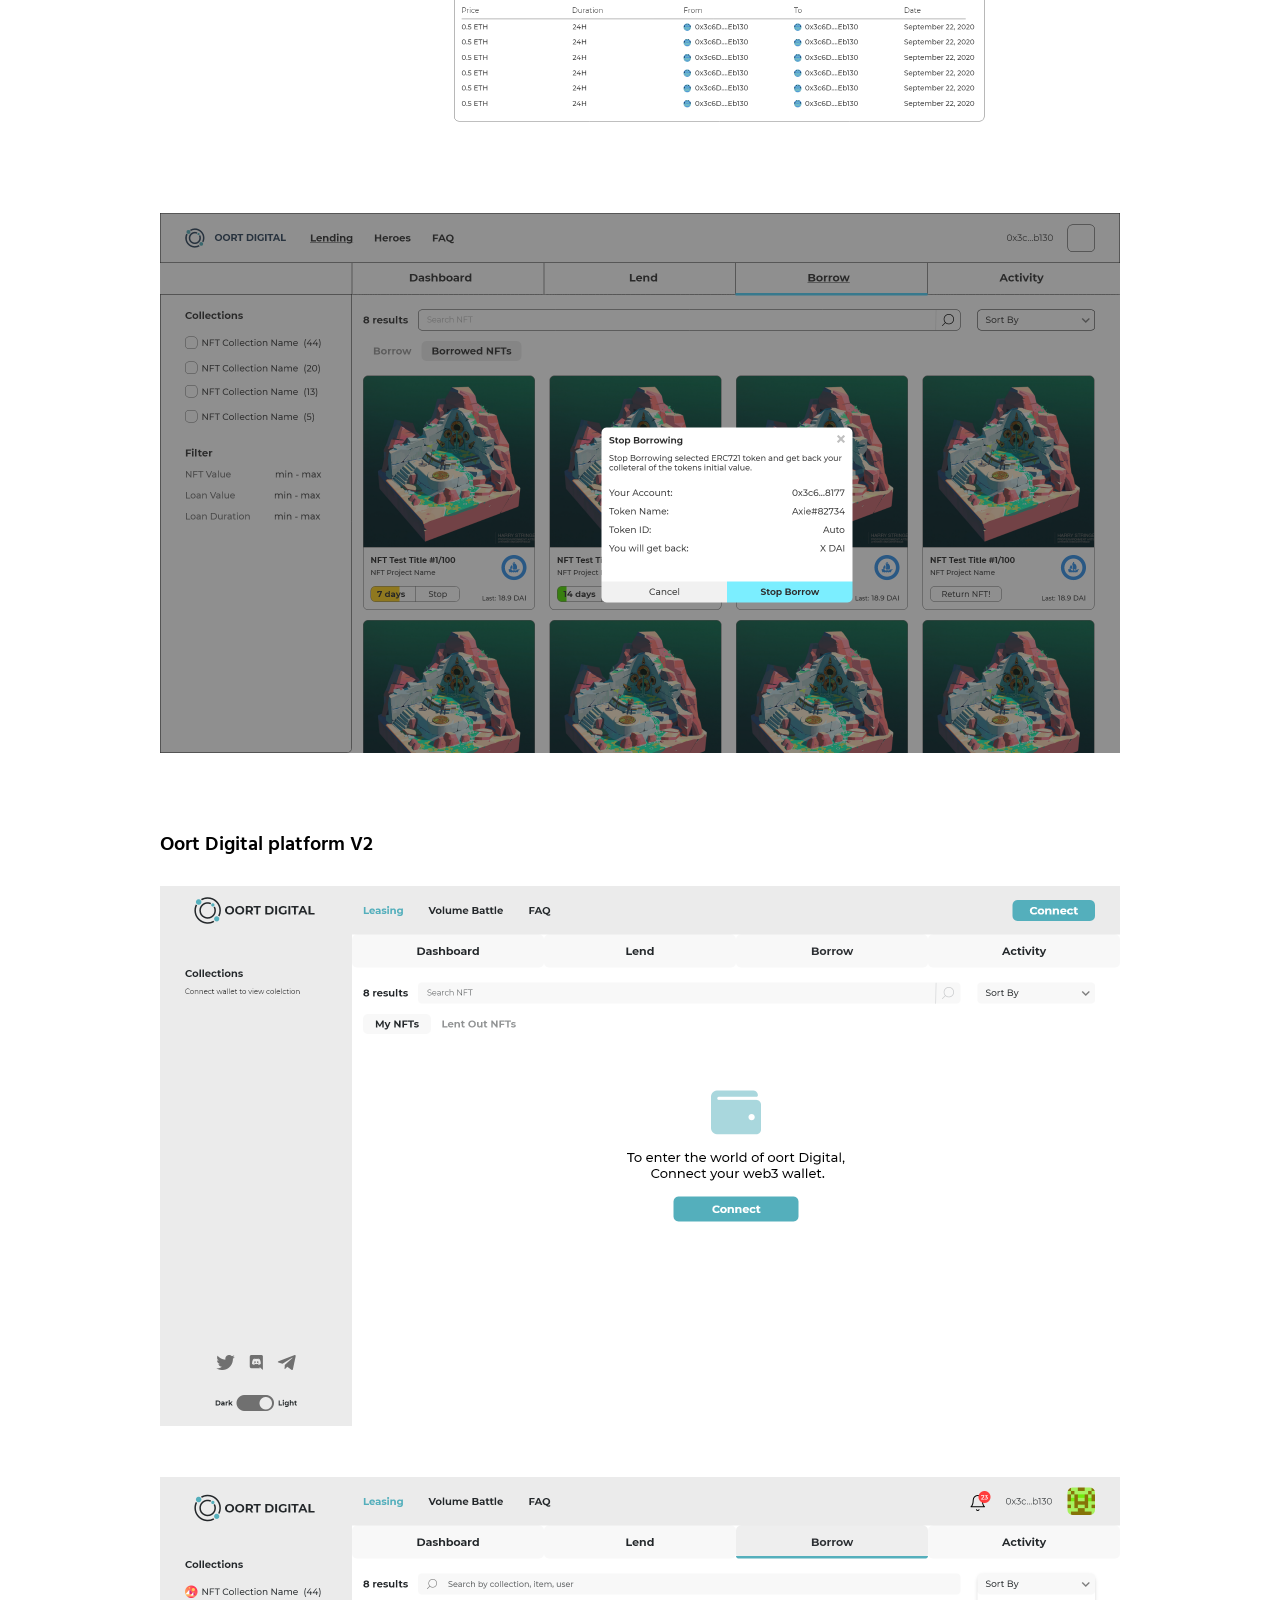
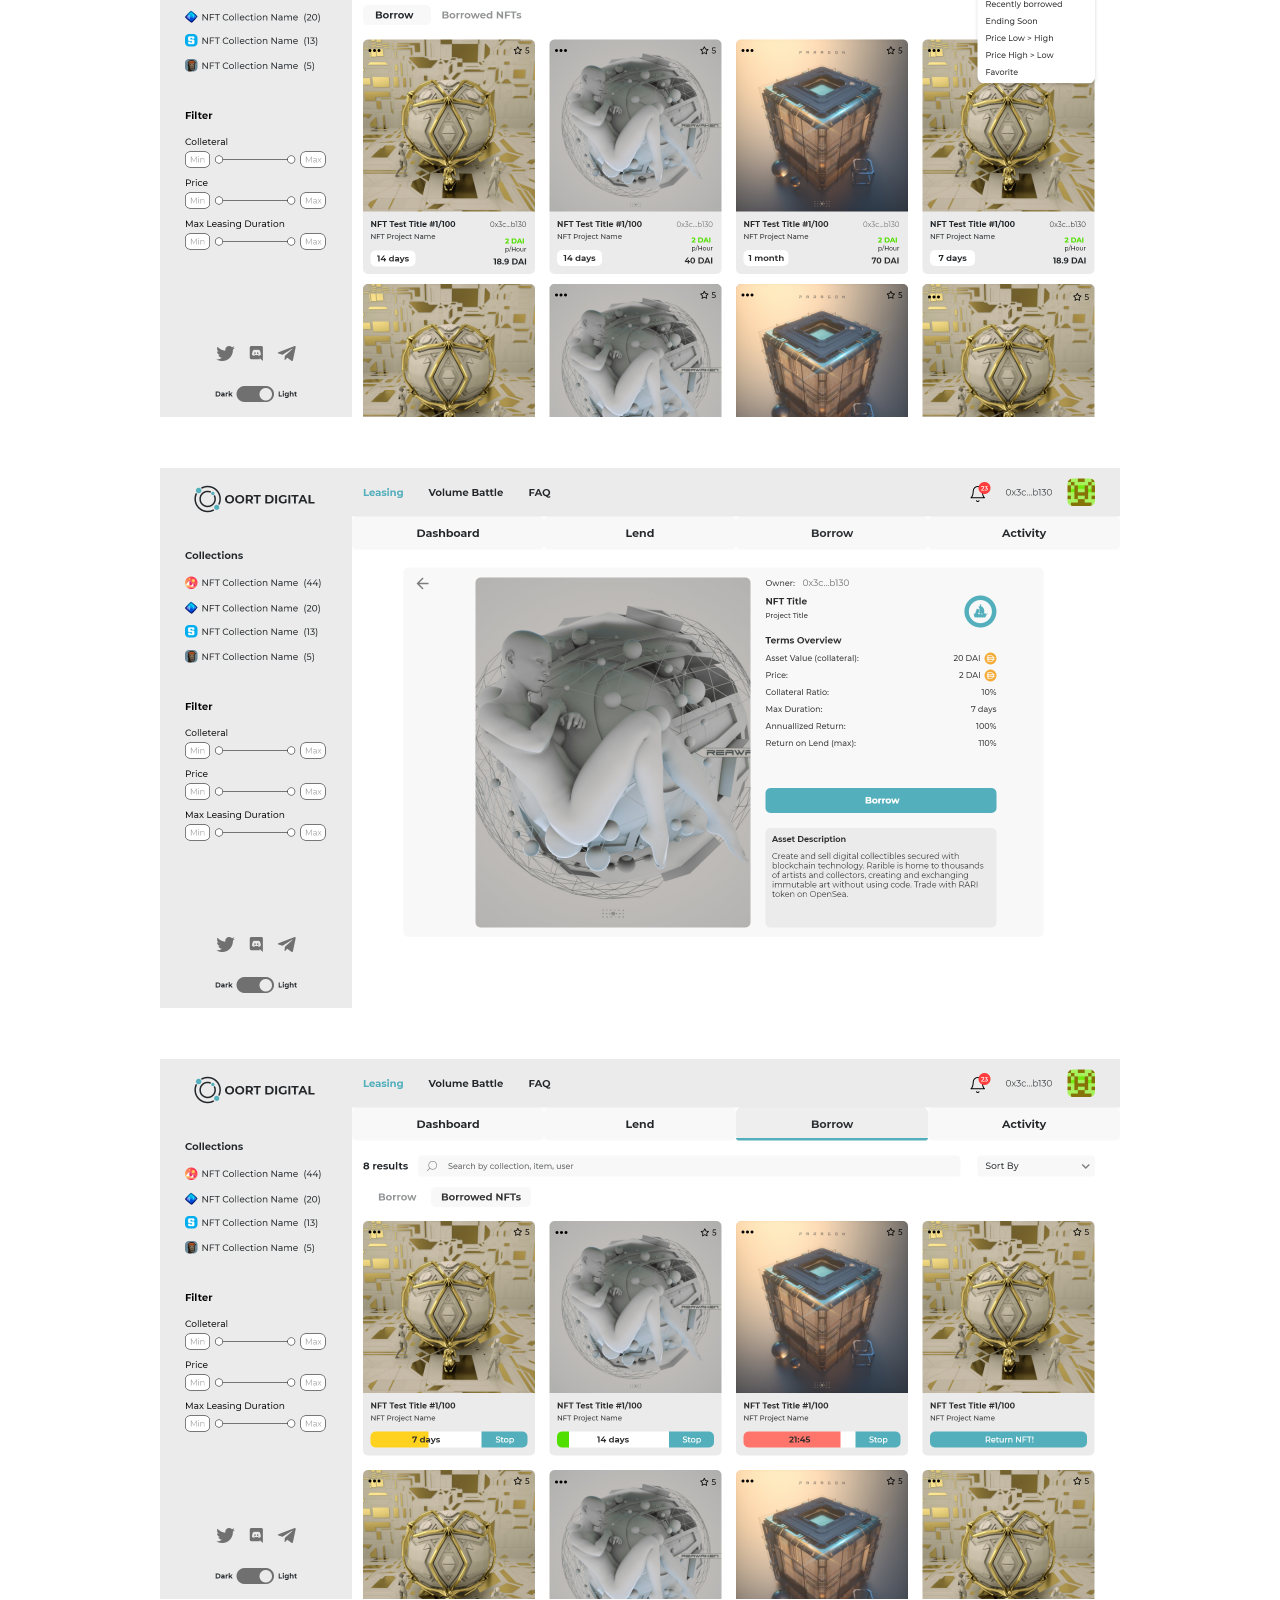
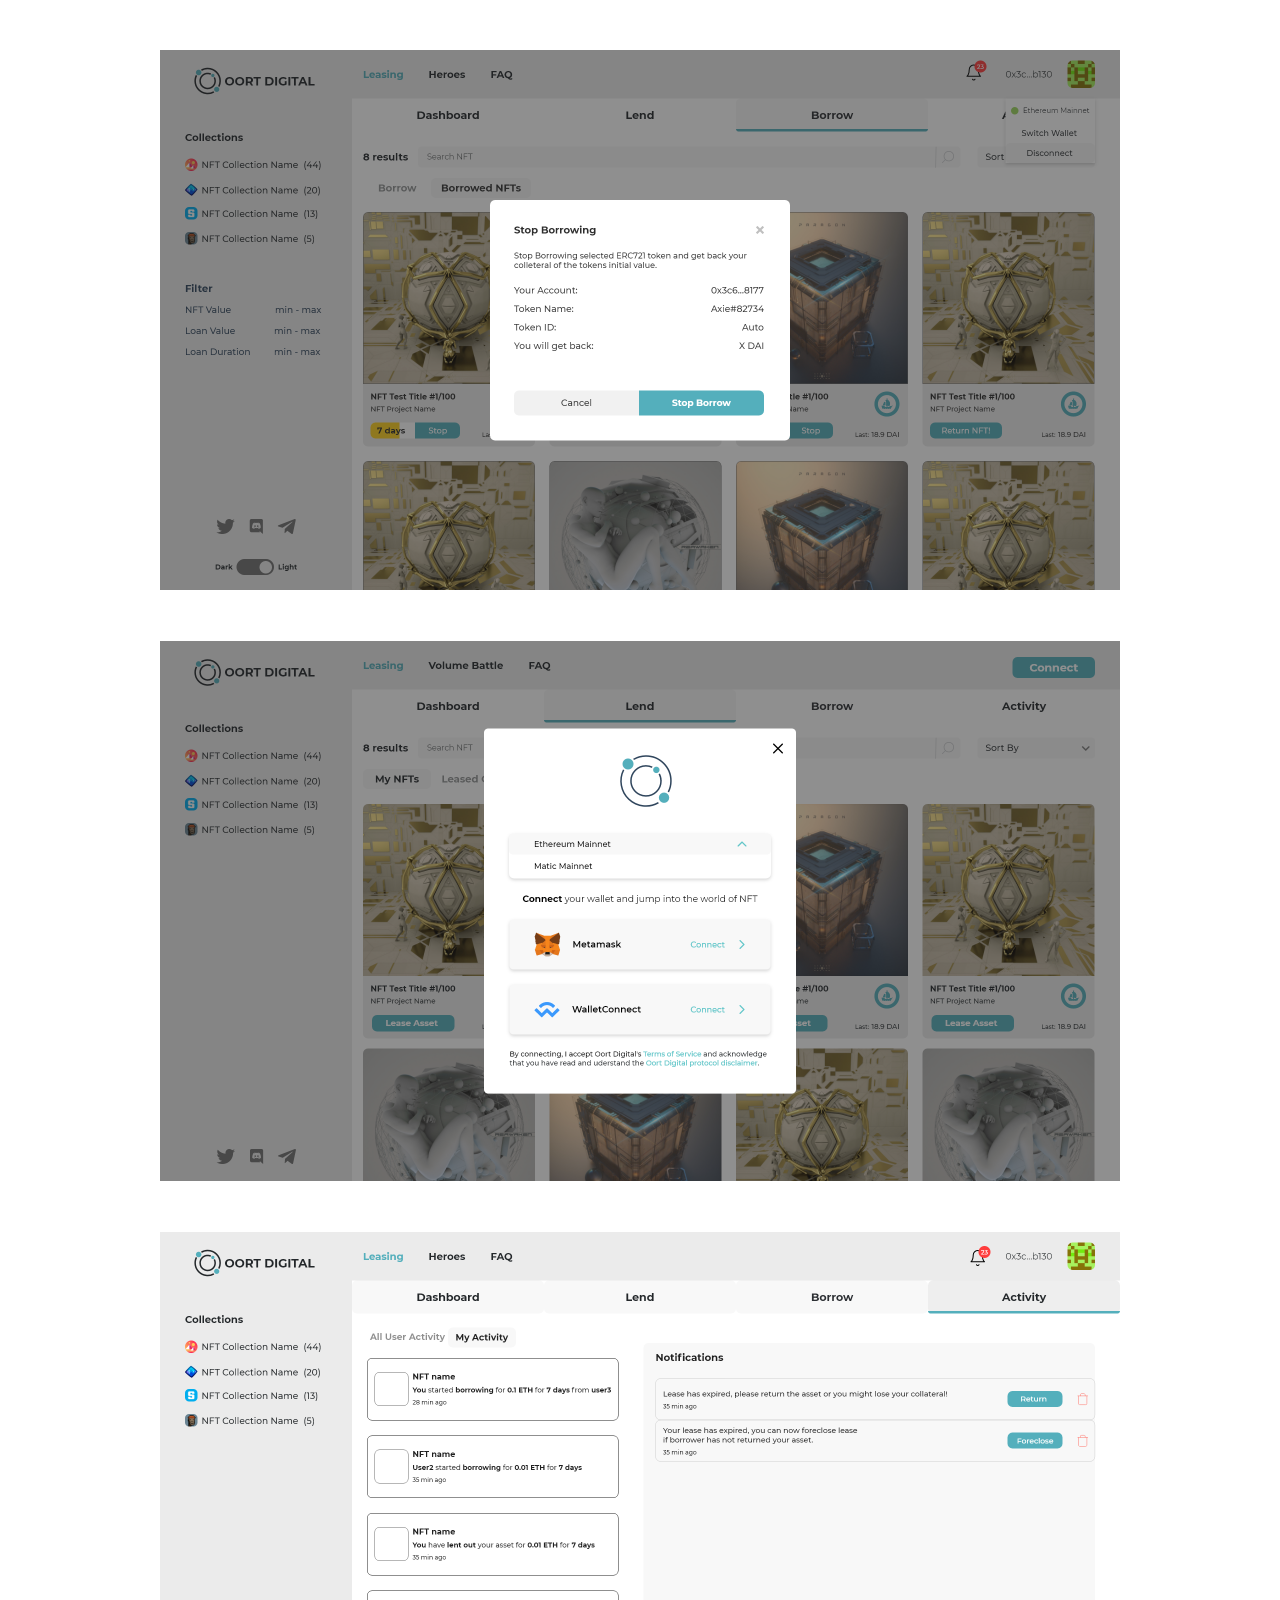
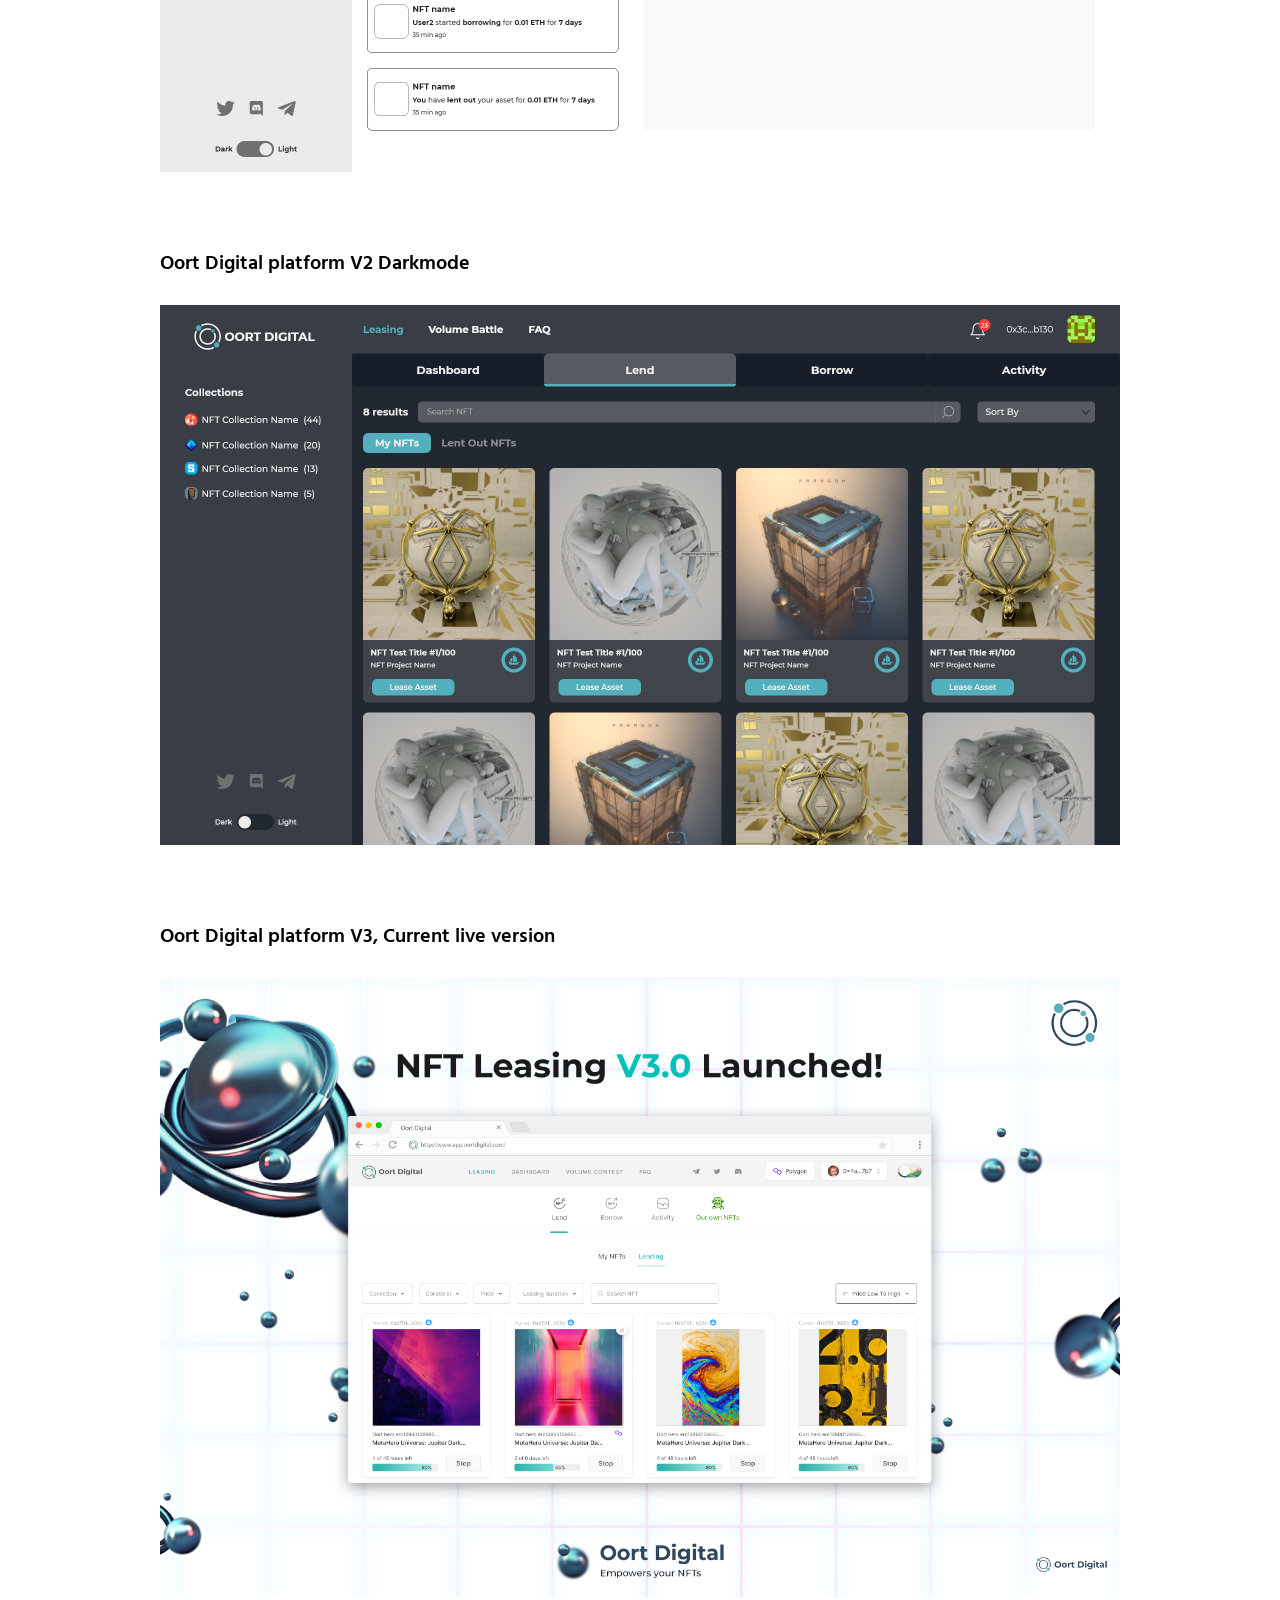
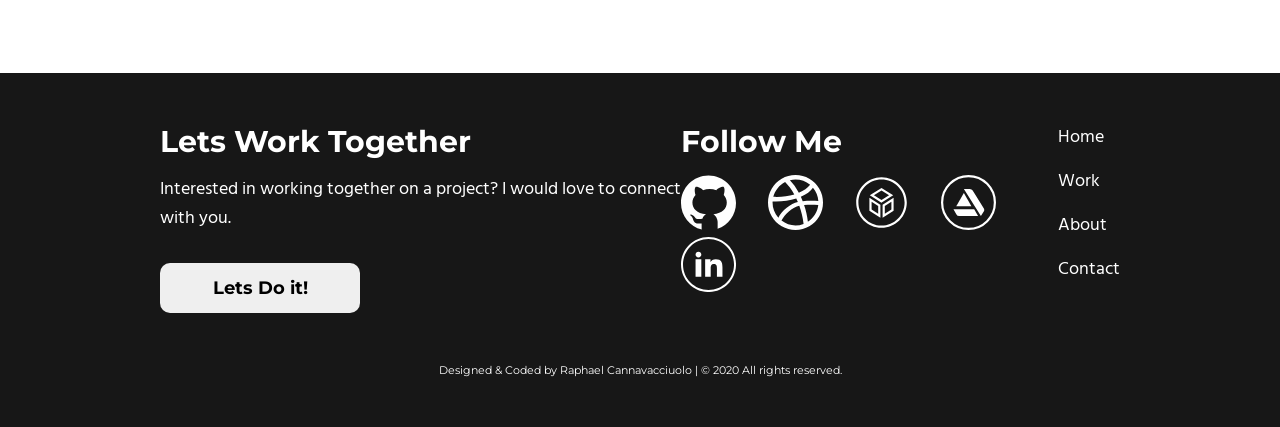
<file: project09.html>
<!DOCTYPE html>
<html lang="en">
  <head>
    <meta charset="UTF-8" />
    <meta name="viewport" content="width=device-width, initial-scale=1.0" />
    <title>Work: Oort Digital platform</title>
    <link rel="stylesheet" type="text/css" href="home.css" />
    <link
      href="https://fonts.googleapis.com/icon?family=Material+Icons"
      rel="stylesheet"
    />
  </head>
  <body>
    <div class="content">
      <!-- Header Section -->
      <header>
        <nav class="main-nav">
          <div class="logo">
            <h1><a href="index.html">Raphael Cannavacciuolo</a></h1>
          </div>
          <ul class="nav-links">
            <li><a href="work.html" hidden>Work</a></li>
            <li><a href="about.html">About</a></li>
            <li><a class="pcolor" href="contact.html">Contact</a></li>
          </ul>
          <div class="burger">
            <div class="line1"></div>
            <div class="line2"></div>
            <div class="line3"></div>
          </div>
        </nav>
      </header>
      <main>
        <section class="project">
          <div class="project-container">
            <div class="b1 project-info">
              <h2 class="pcolor">OVERVIEW</h2>
              <h3>About the project</h3>
              <p>
              At Oort Digital it was my task to Design the web application, which is used by hunderds of user and brands.
              With Oort Digital, brands can easily create their own custom NFTs, create campaigns to reward the NFTs to their users and allow the NFTs to plug into our own gamified experience. This allows brands to increase engagement and boost loyalty with their users.
              For NFT owners and players, Oort Digital provides a one-stop place to earn, stake, lend, borrow, trade, and play with your NFTs.
              </p>
              <div class="i2">
                <div>
                  <h4>My role:</h4>
                  <p>UI-UX Design, Product Manager, Branding</p>
                </div>
                <div>
                  <h4>Tools:</h4>
                  <p>Adobe XD</p>
                </div>
              </div>
              
              <div class="project-btn btn-on">
               <a href="https://app.oort.digital"><button type="button">View Dapp</button></a> 
              </div>
            </div>

            <div>
              <img
                class="project-img"
                src="Images/Oort-Digital_launchv3-01.png"
              />
            </div>
            <div class="project-info">
              <h2>PROCESS</h2>
            </div>
          </div>
          <div>
            <div>
              <h5>Oort Digital platform V1 MVP</h5>
              <img
                class="project-img"
                src="Images/Leasing_dapp_MVP.png"
              />
            </div>
            <div>
              <img
                class="project-img"
                src="Images/My_collectibles.png"
              />
            </div>
              <div>
                <img
                  class="project-img"
                  src="Images/Aprove_Use_NFT_V1.png"
                />
              </div>
              <div>
                <img
                  class="project-img"
                  src="Images/Borrow_V1.png"
                />
              </div>
              <div>
                <img
                  class="project-img"
                  src="Images/Cancel_borrowing_V1.png"
                />
              </div>
              <div>
                <img
                  class="project-img"
                  src="Images/Borrow_pool_V1.png"
                />
              </div>
             <h5 class="d-margin">Oort Digital platform V2 wireframe</h5>
             <div>
                <img
                  class="project-img"
                  src="Images/BorrowHome.png"
                />
              </div>
              <div>
                <img
                  class="project-img"
                  src="Images/BorrowFullPage.png"
                />
              </div>
              <div>
                <img
                  class="project-img"
                  src="Images/StopBorrowModal.png"
                />
              </div>
              <h5 class="d-margin">Oort Digital platform V2</h5>
              <div>
                <img
                  class="project-img"
                  src="Images/WalletConnectV2.png"
                />
              </div>
              <div>
                <img
                  class="project-img"
                  src="Images/BorrowHome_V2.png"
                />
              </div>
              <div>
                <img
                  class="project-img"
                  src="Images/BorrowFullPageV2.png"
                />
              </div>
              <div>
                <img
                  class="project-img"
                  src="Images/BorrowedNFTsV2.png"
                />
              </div>
              <div>
                <img
                  class="project-img"
                  src="Images/StopBorrow.png"
                />
              </div>
              <div>
                <img
                  class="project-img"
                  src="Images/WalletConnectChoseWallet.png"
                />
              </div>
              <div>
                <img
                  class="project-img"
                  src="Images/Activity.png"
                />
              </div>
              <h5 class="d-margin">Oort Digital platform V2 Darkmode</h5>
              <div>
                <img
                  class="project-img"
                  src="Images/DarkModeLend.png"
                />
              </div>
              <h5 class="d-margin">Oort Digital platform V3, Current live version</h5>
              <div>
                <img
                  class="project-img"
                  src="Images/Oort-Digital_launchv3-01.png"
                />
              </div>
          </div>
        </section>
      </main>
    </div>

    <!-- Footer Section -->
    <footer>
      <div class="footer-container">
        <div class="footer-contact ftbox">
          <h2>Lets Work Together</h2>
          <p>
            Interested in working together on a project? I would love to connect
            with you.
          </p>
          <a href="contact.html"
            ><button class="footer-btn">Lets Do it!</button></a
          >
        </div>

        <div class="footer-socials ftbox">
          <h2 class="h2-margin-ft">Follow Me</h2>
          <a href="https://github.com/Qurka"
            ><img
              src="Images/Icons/github-1.svg"
              alt="black cat github icon round white outline "
          /></a>
          <a href="https://dribbble.com/qurka"
            ><img
              src="Images/Icons/dribbble-icon.svg"
              alt="basketball dribble icon round white "
          /></a>
          <a href="https://sketchfab.com/Qurka"
            ><img
              src="Images/Icons/sketchfab.svg"
              alt="three dimensional cube sketchfab icon round white"
          /></a>
          <a href="https://www.artstation.com/raphaelcannavacciuolo"
            ><img
              src="Images/Icons/artstation-circkel.svg"
              alt="triangle artstaion icon round white"
          /></a>
          <a href="https://www.linkedin.com/in/raphael-c-0a0646143/"
            ><img
              src="Images/Icons/linkedin-round-line.svg"
              alt="linkdin icon round white"
          /></a>
        </div>

        <nav class="footer-nav ftbox">
          <ul class="nav-links-footer">
            <li><a href="index.html">Home</a></li>
            <li><a href="work.html">Work</a></li>
            <li><a href="about.html">About</a></li>
            <li><a href="contact.html">Contact</a></li>
          </ul>
        </nav>
      </div>
      <div class="footer-bottom">
        <span class="credit"
          >Designed & Coded by Raphael Cannavacciuolo | © 2020 All rights
          reserved.</span
        >
      </div>
    </footer>
    <script src="script.js"></script>
  </body>
</html>
</file>
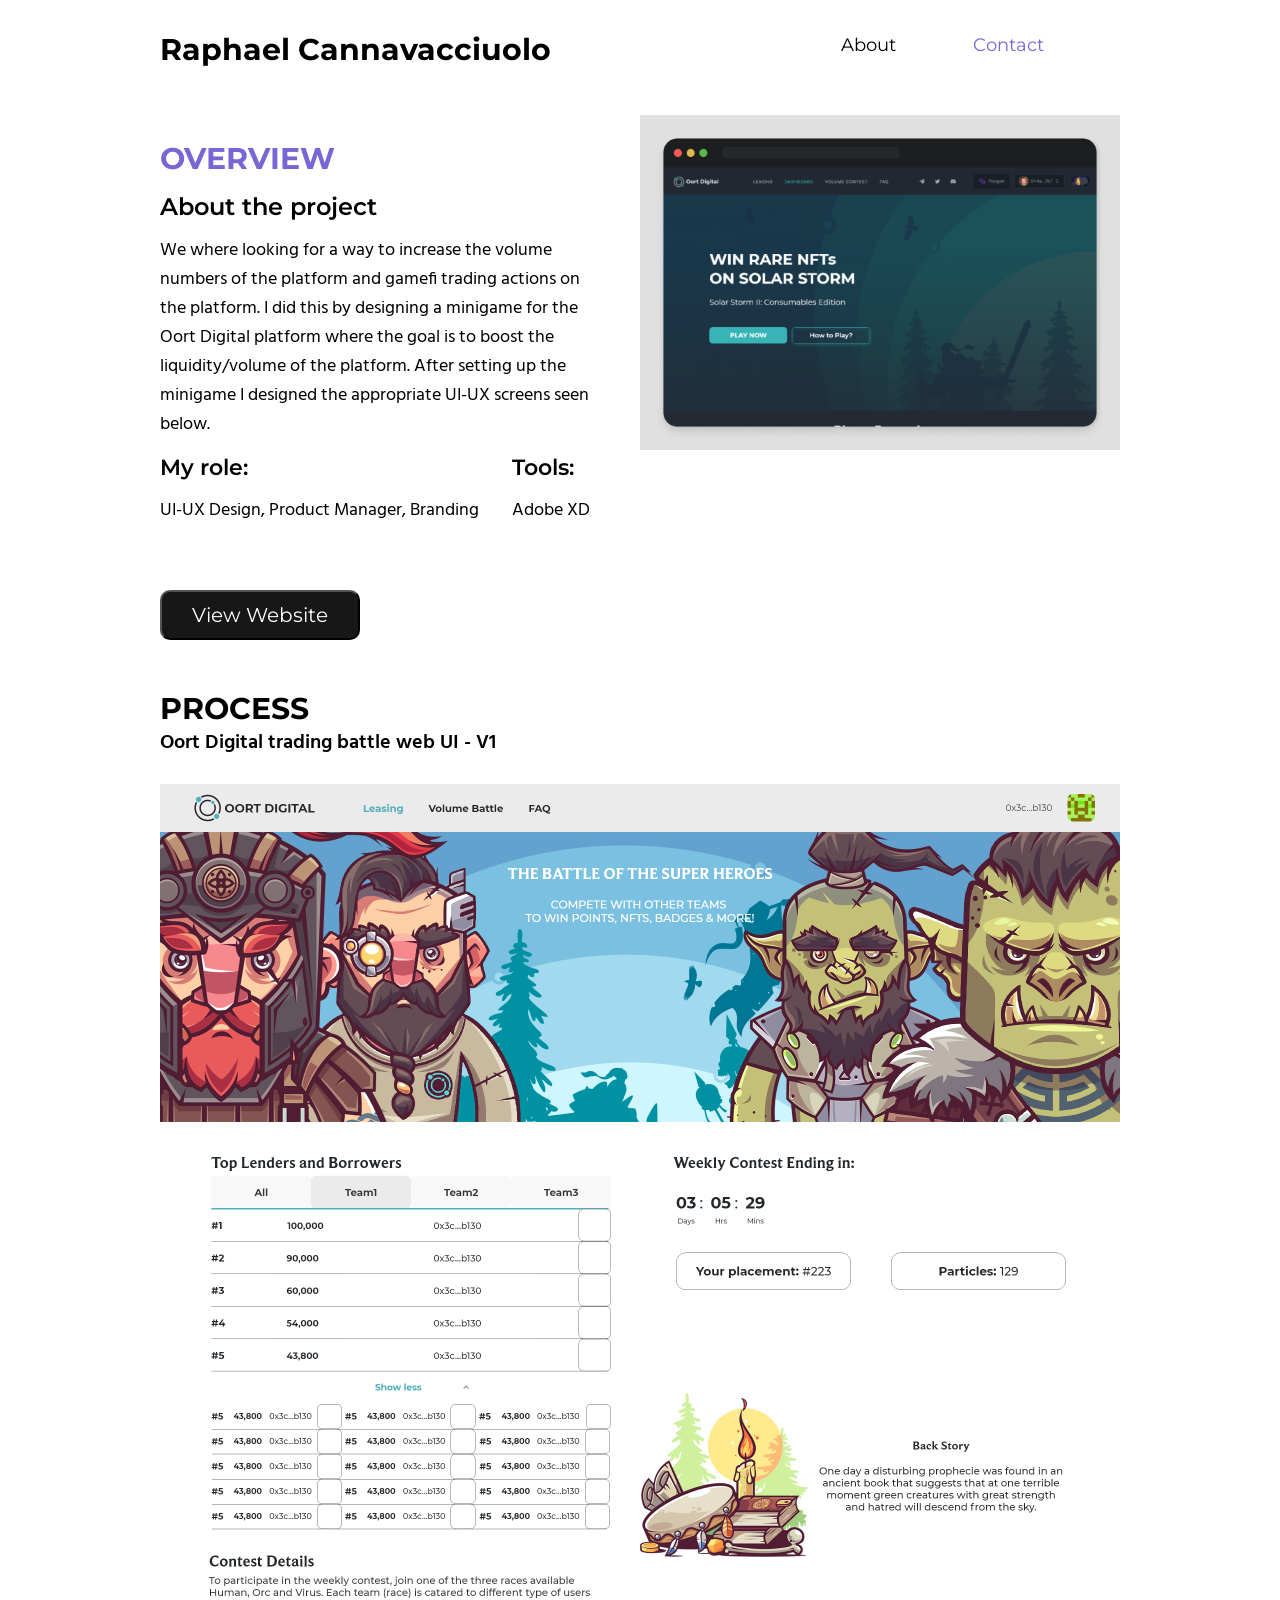
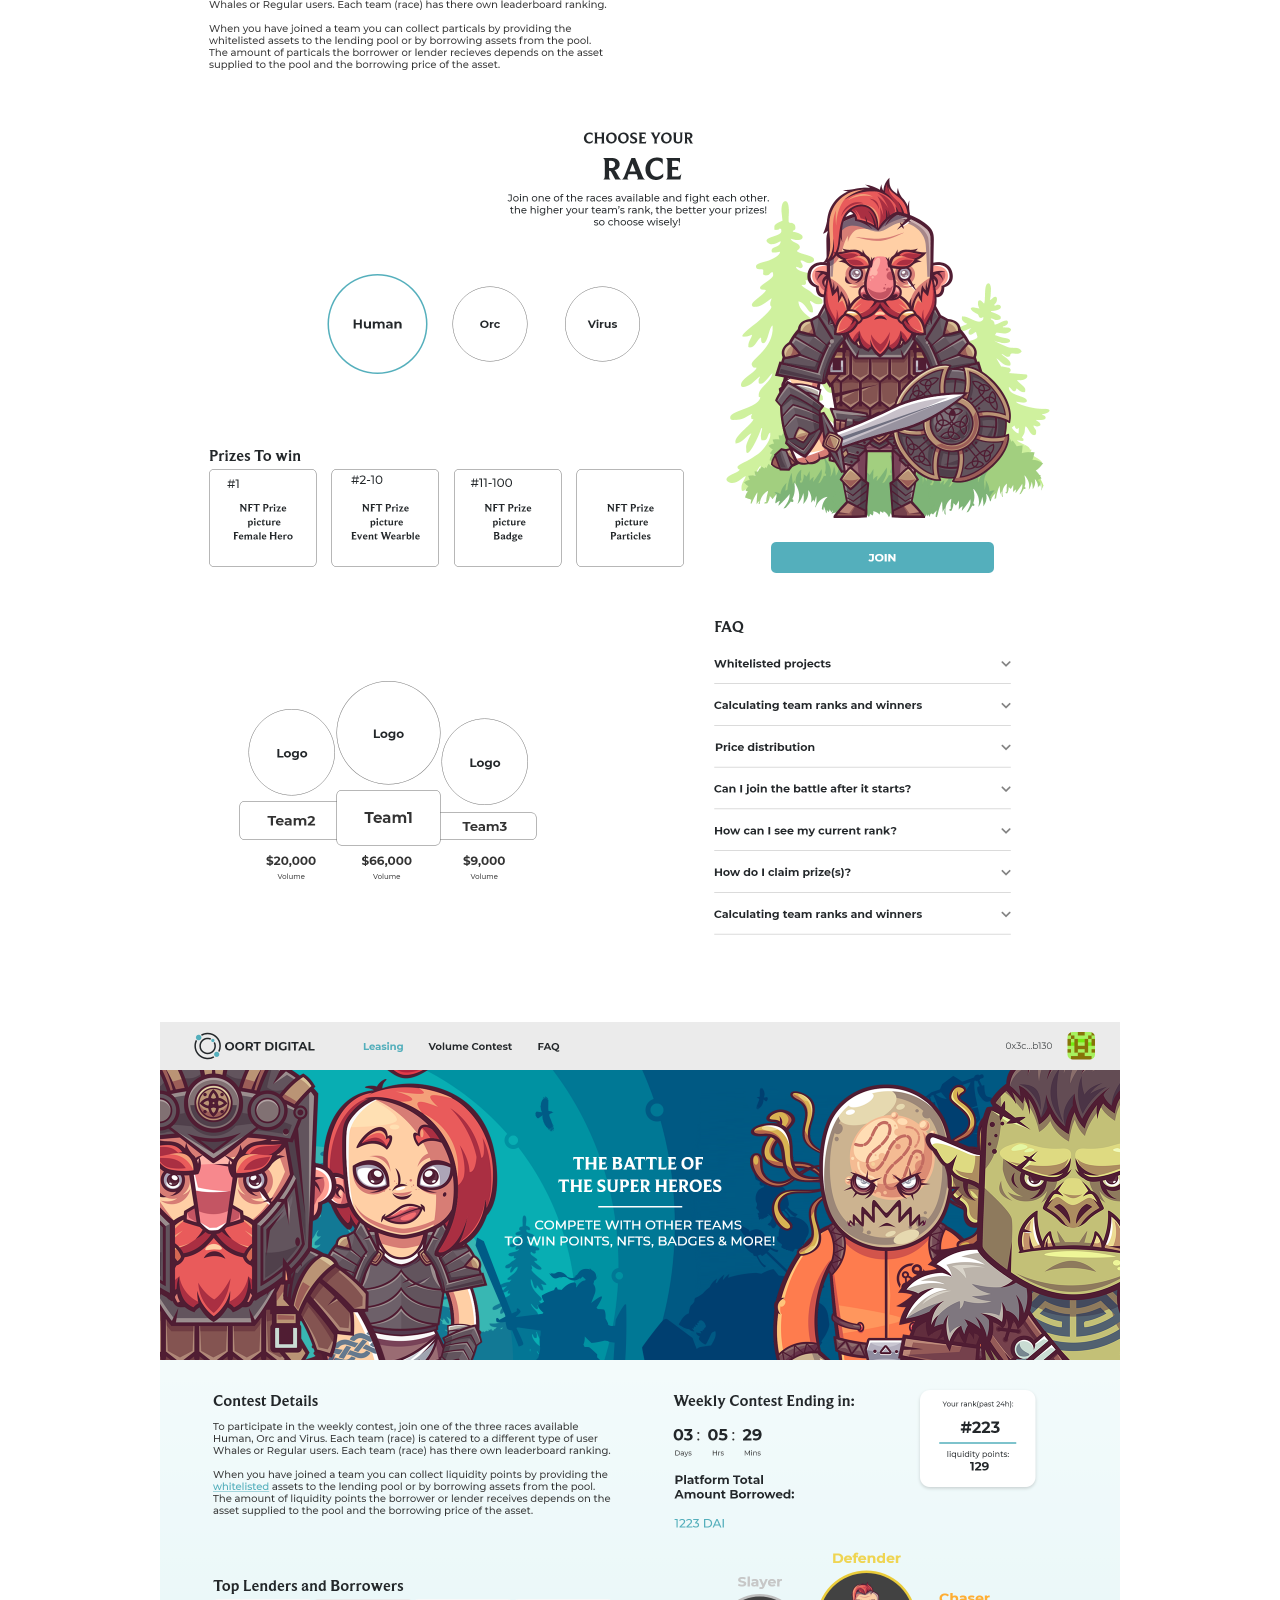
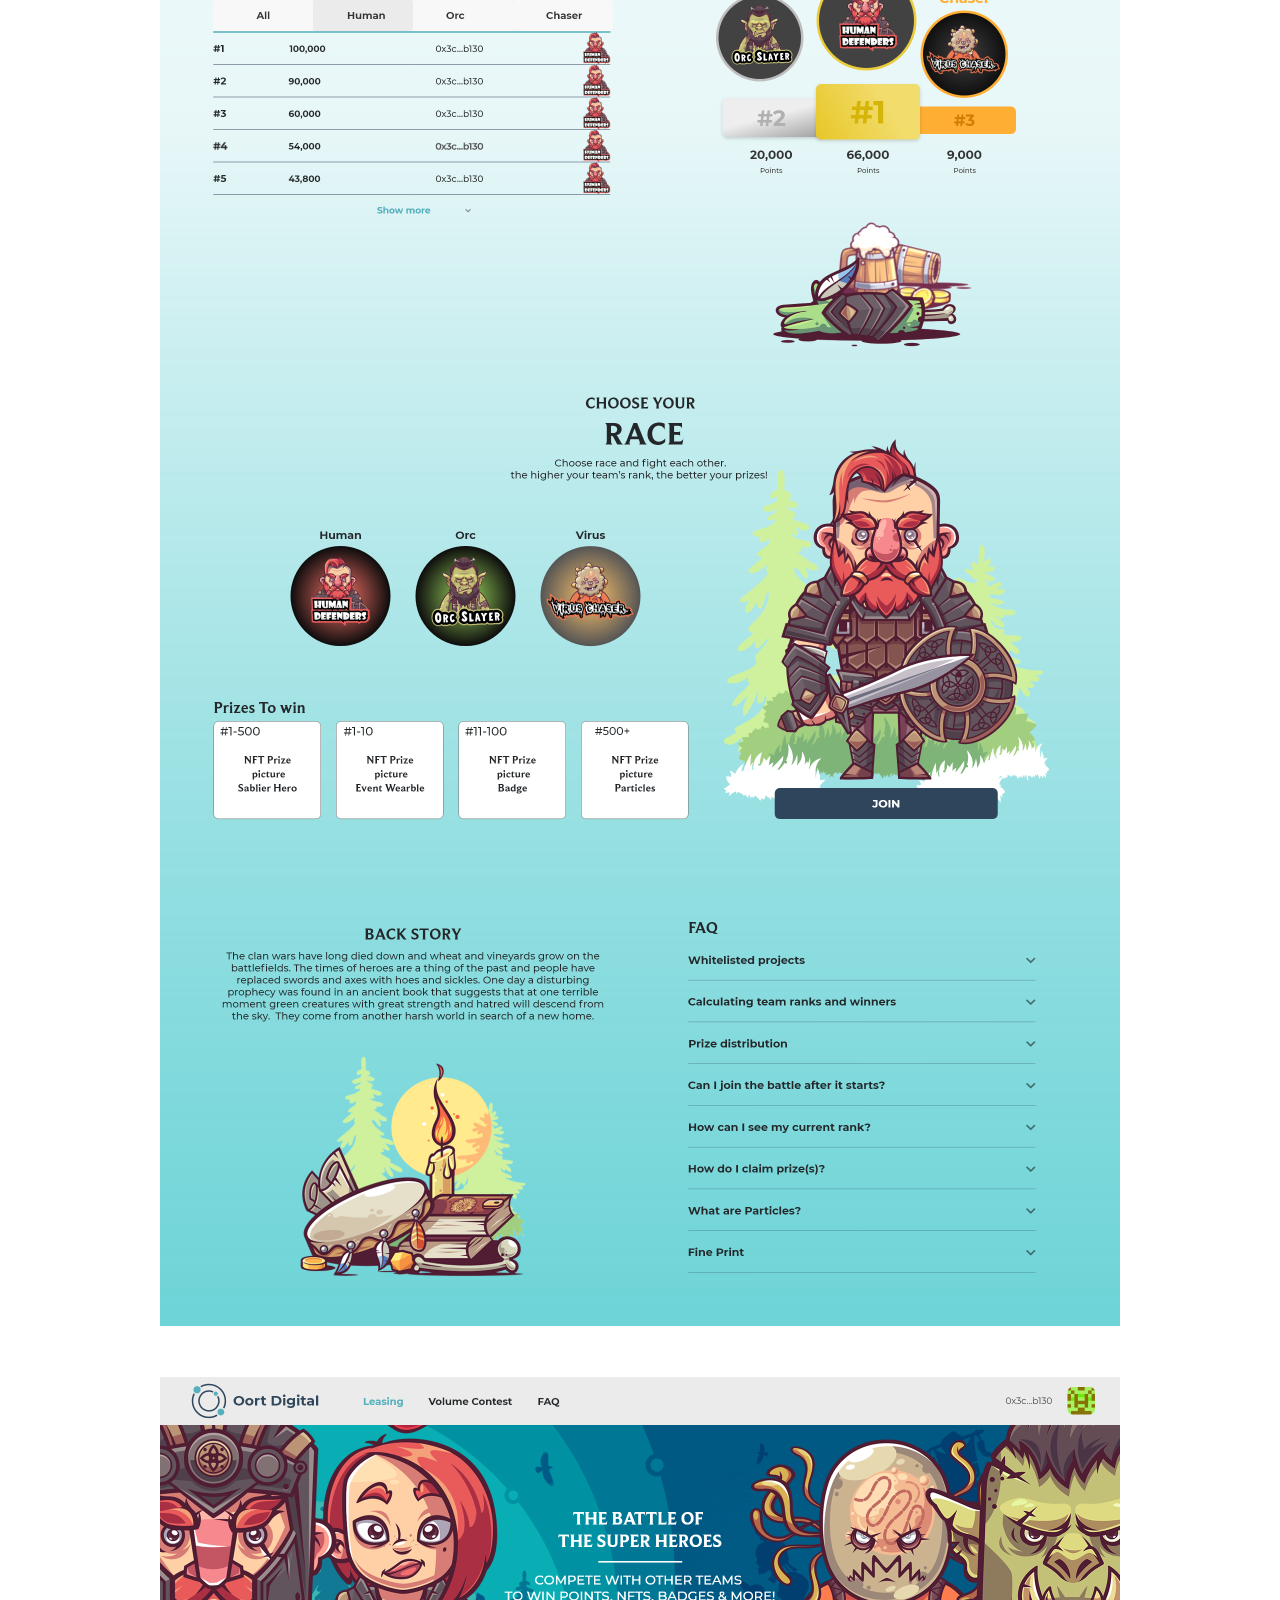
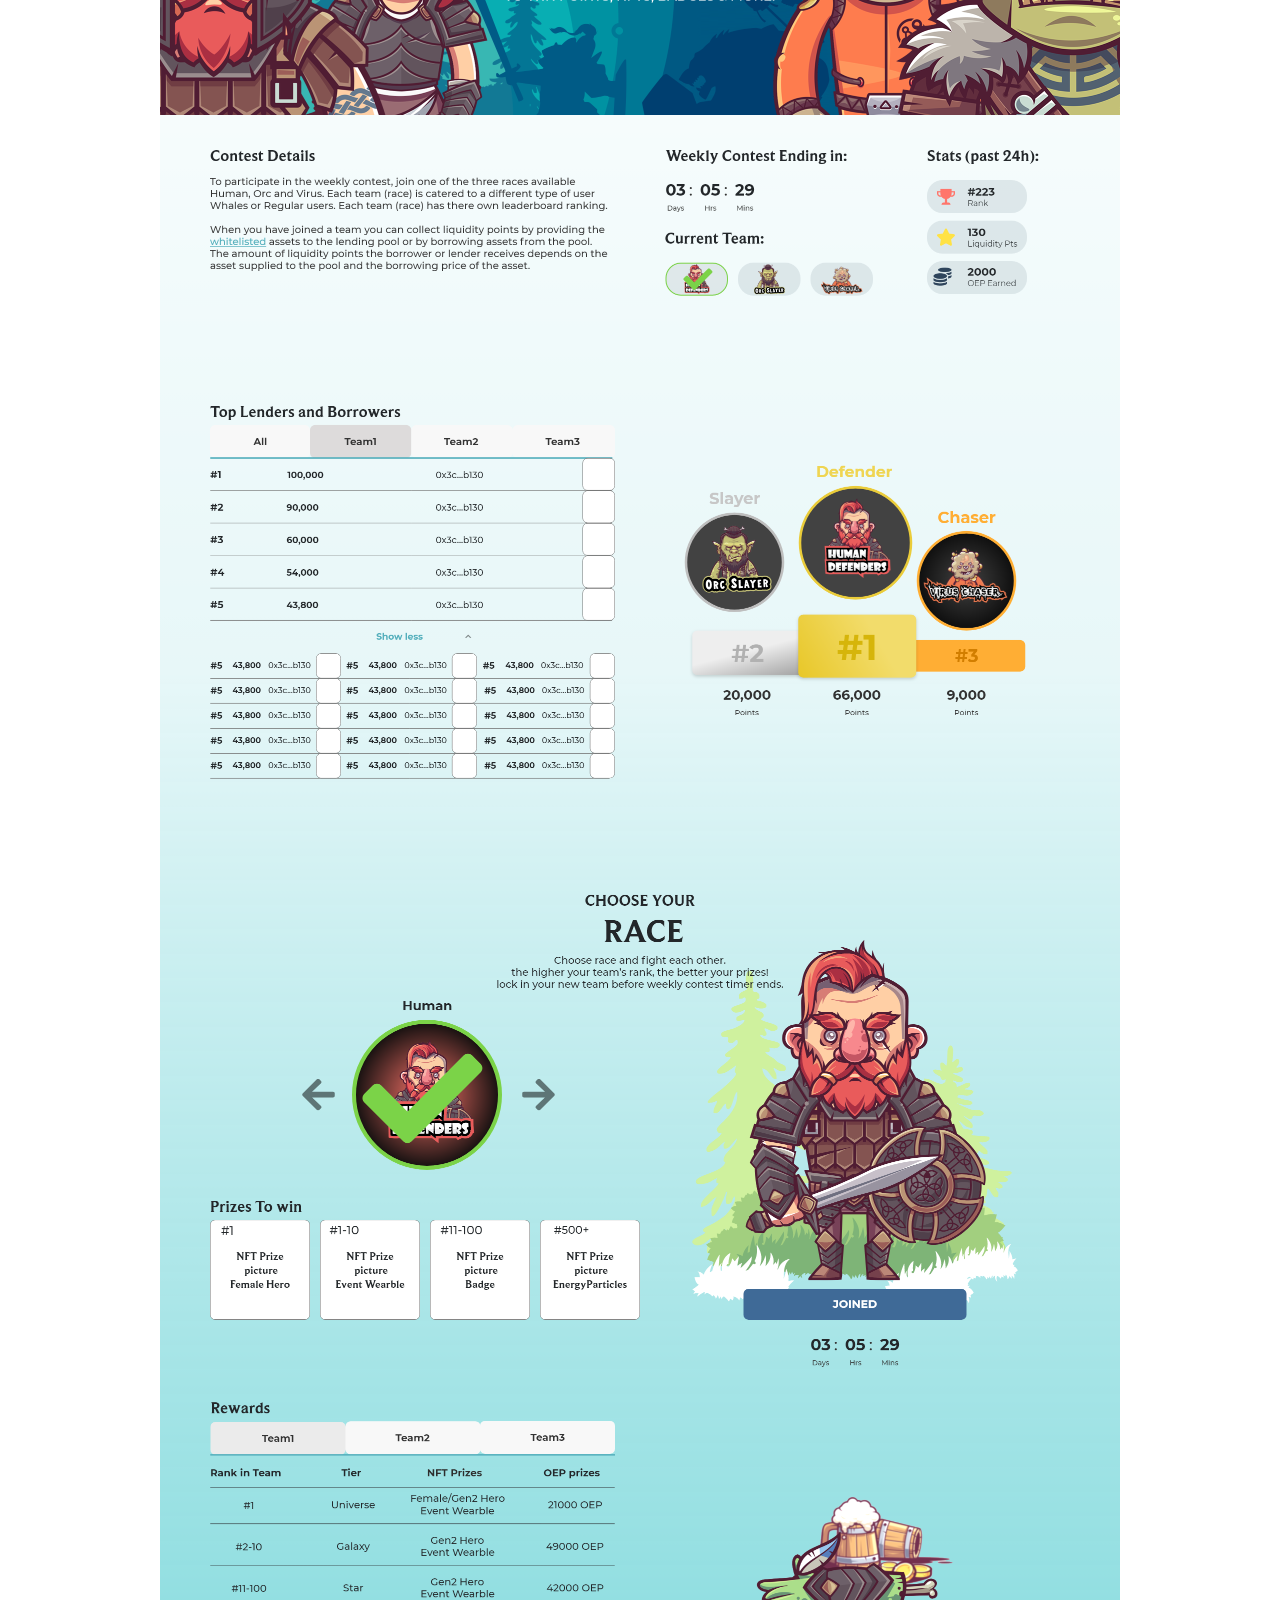
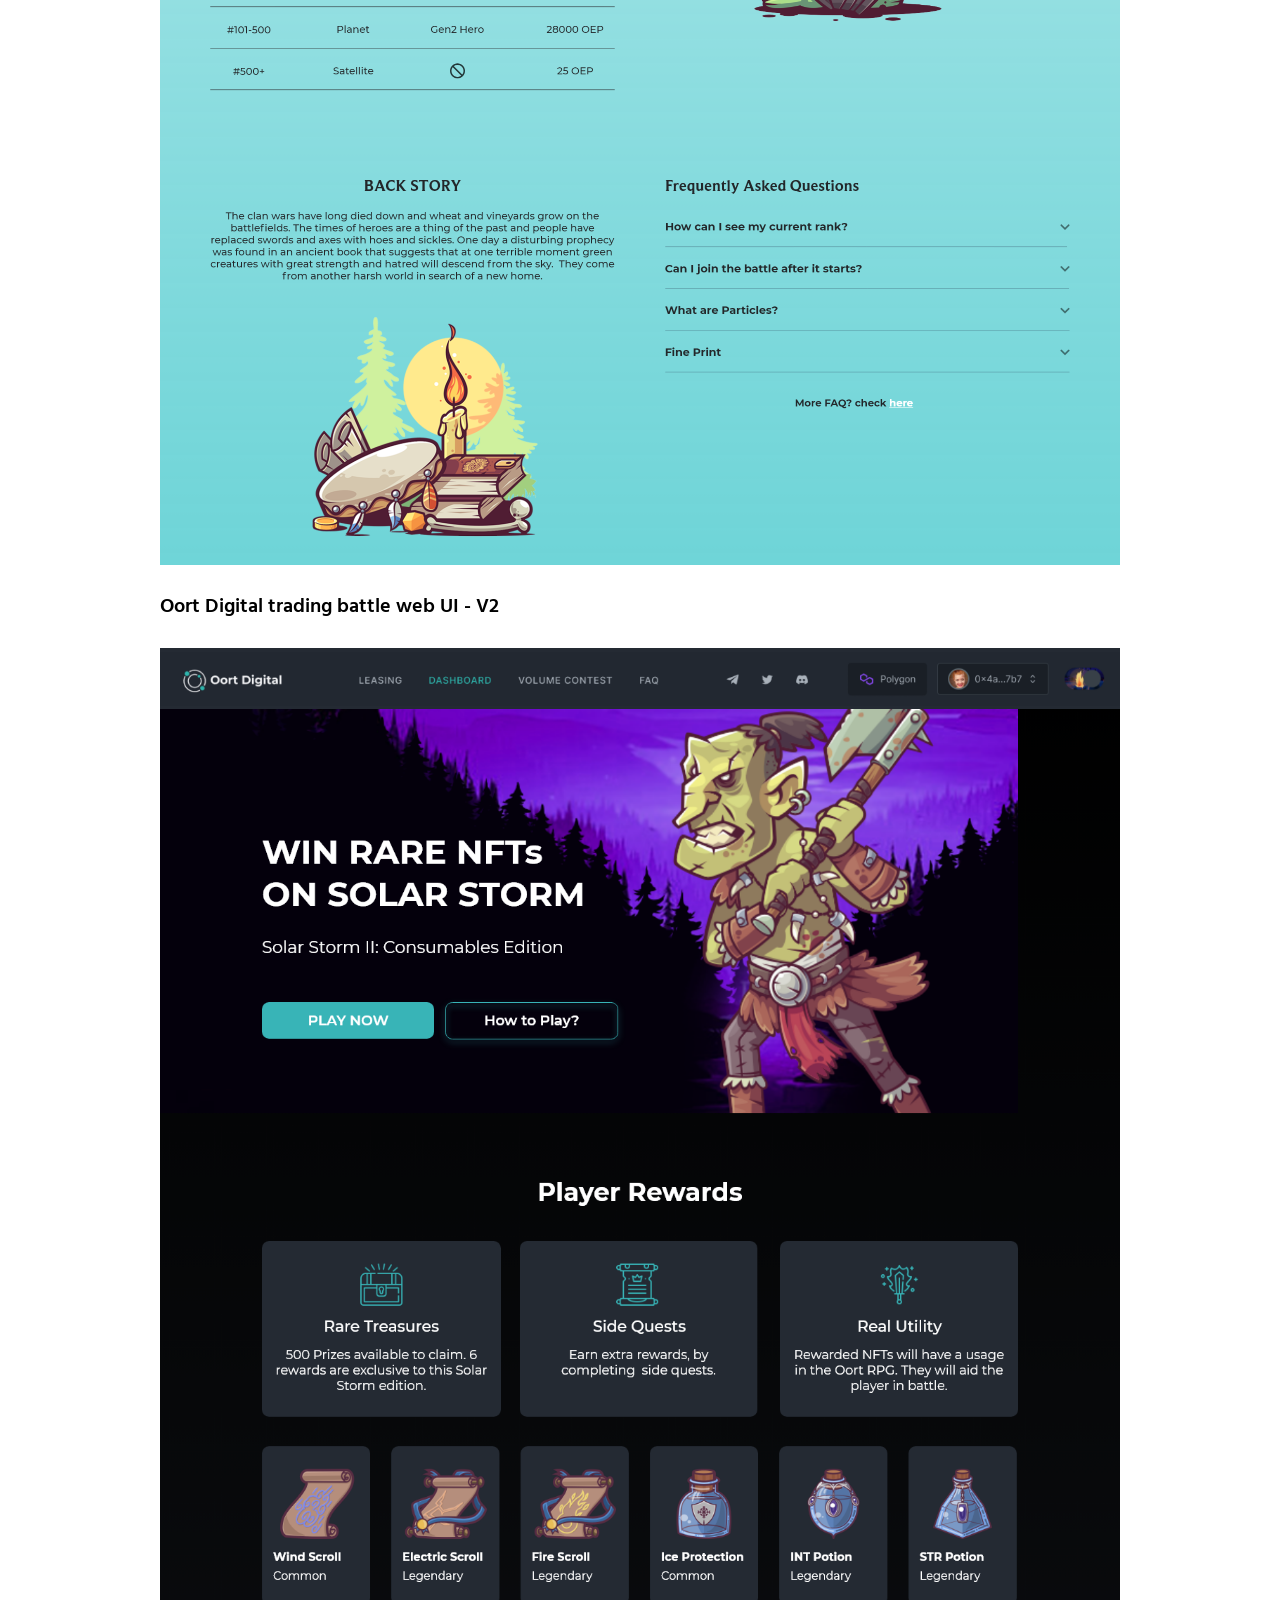
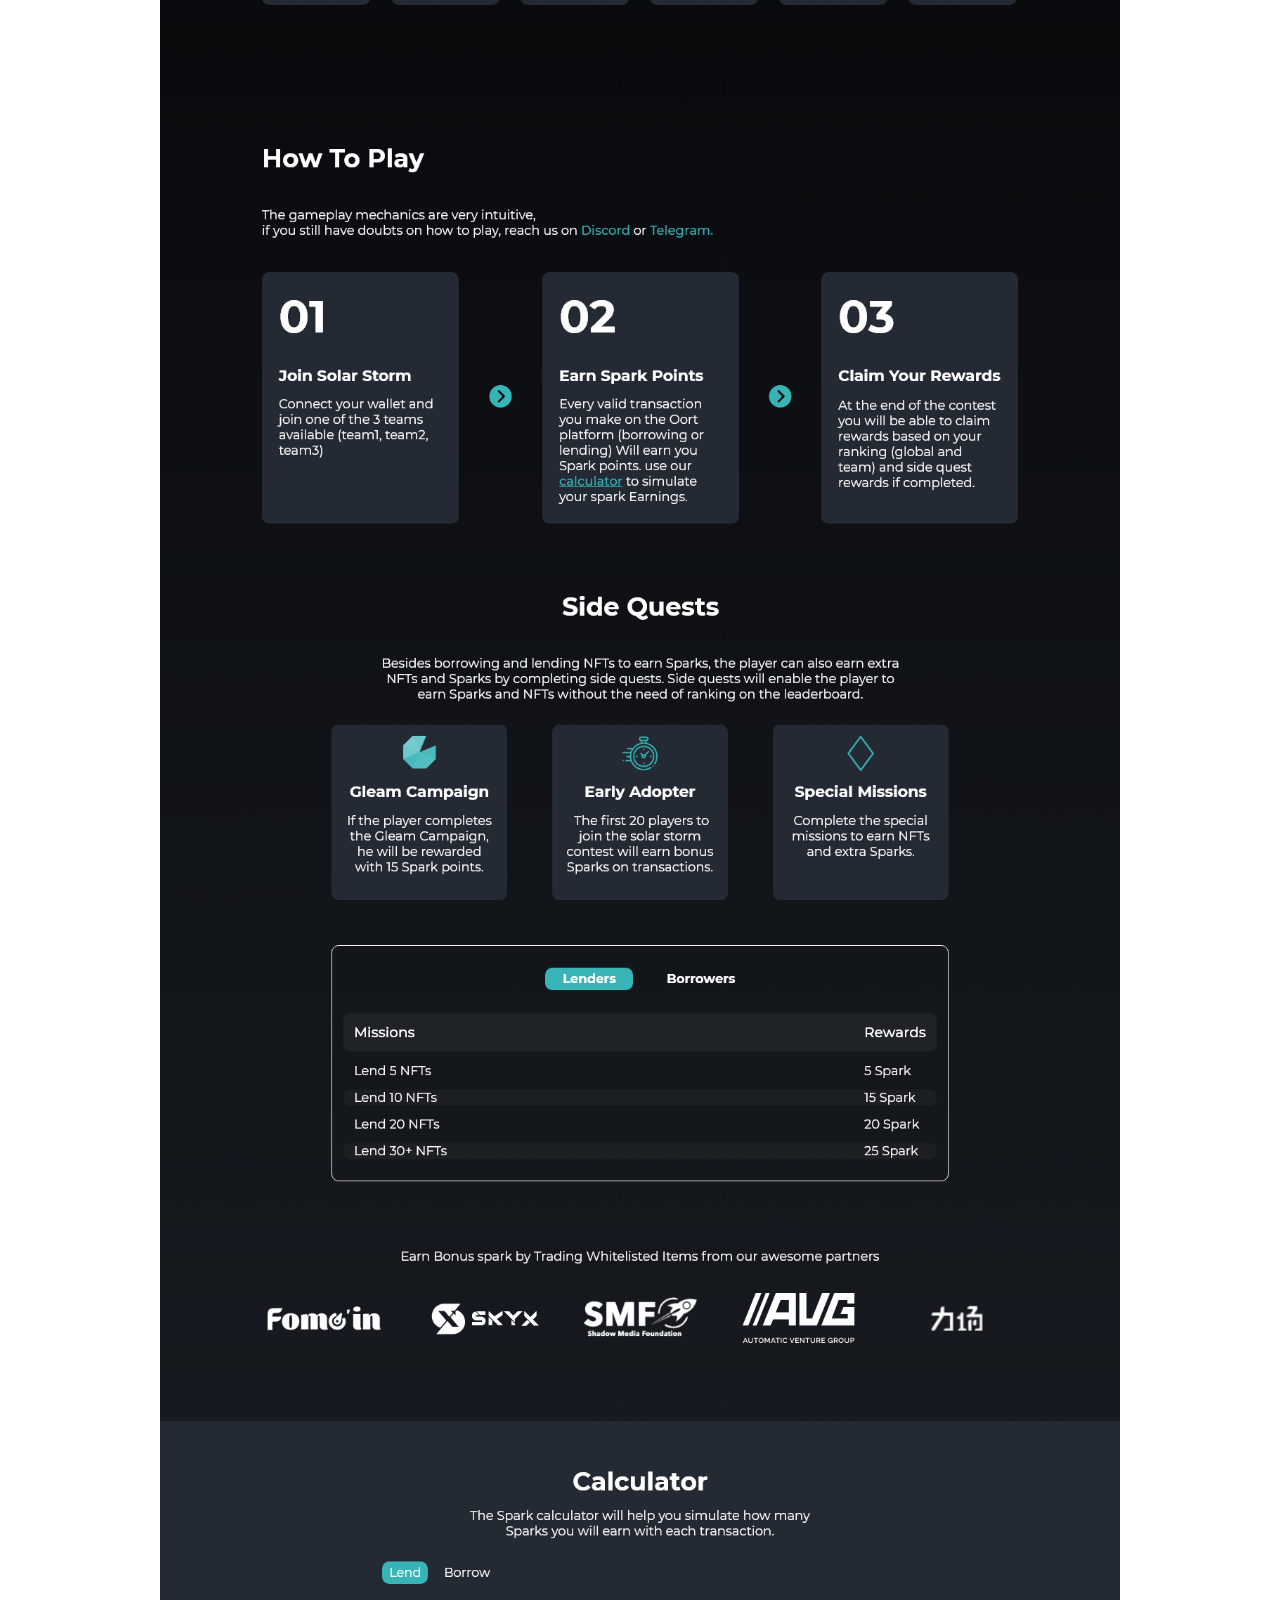
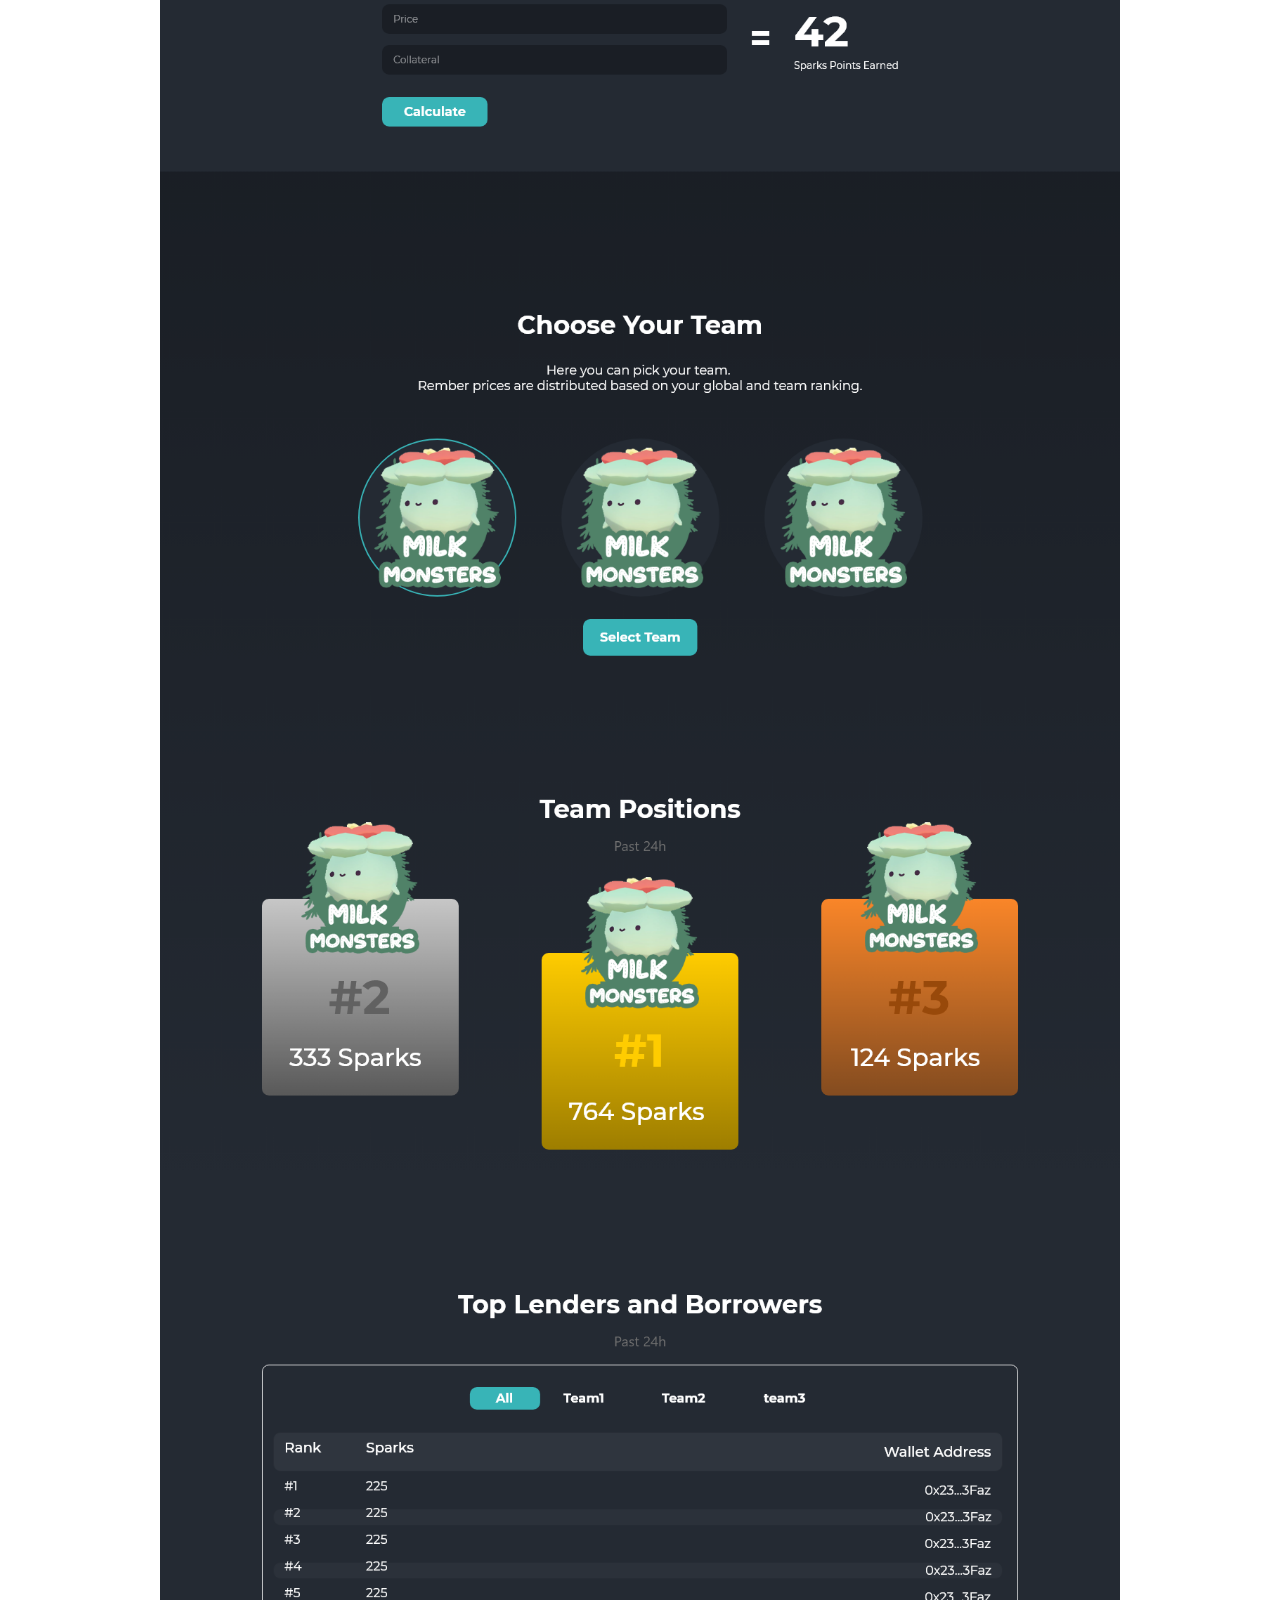
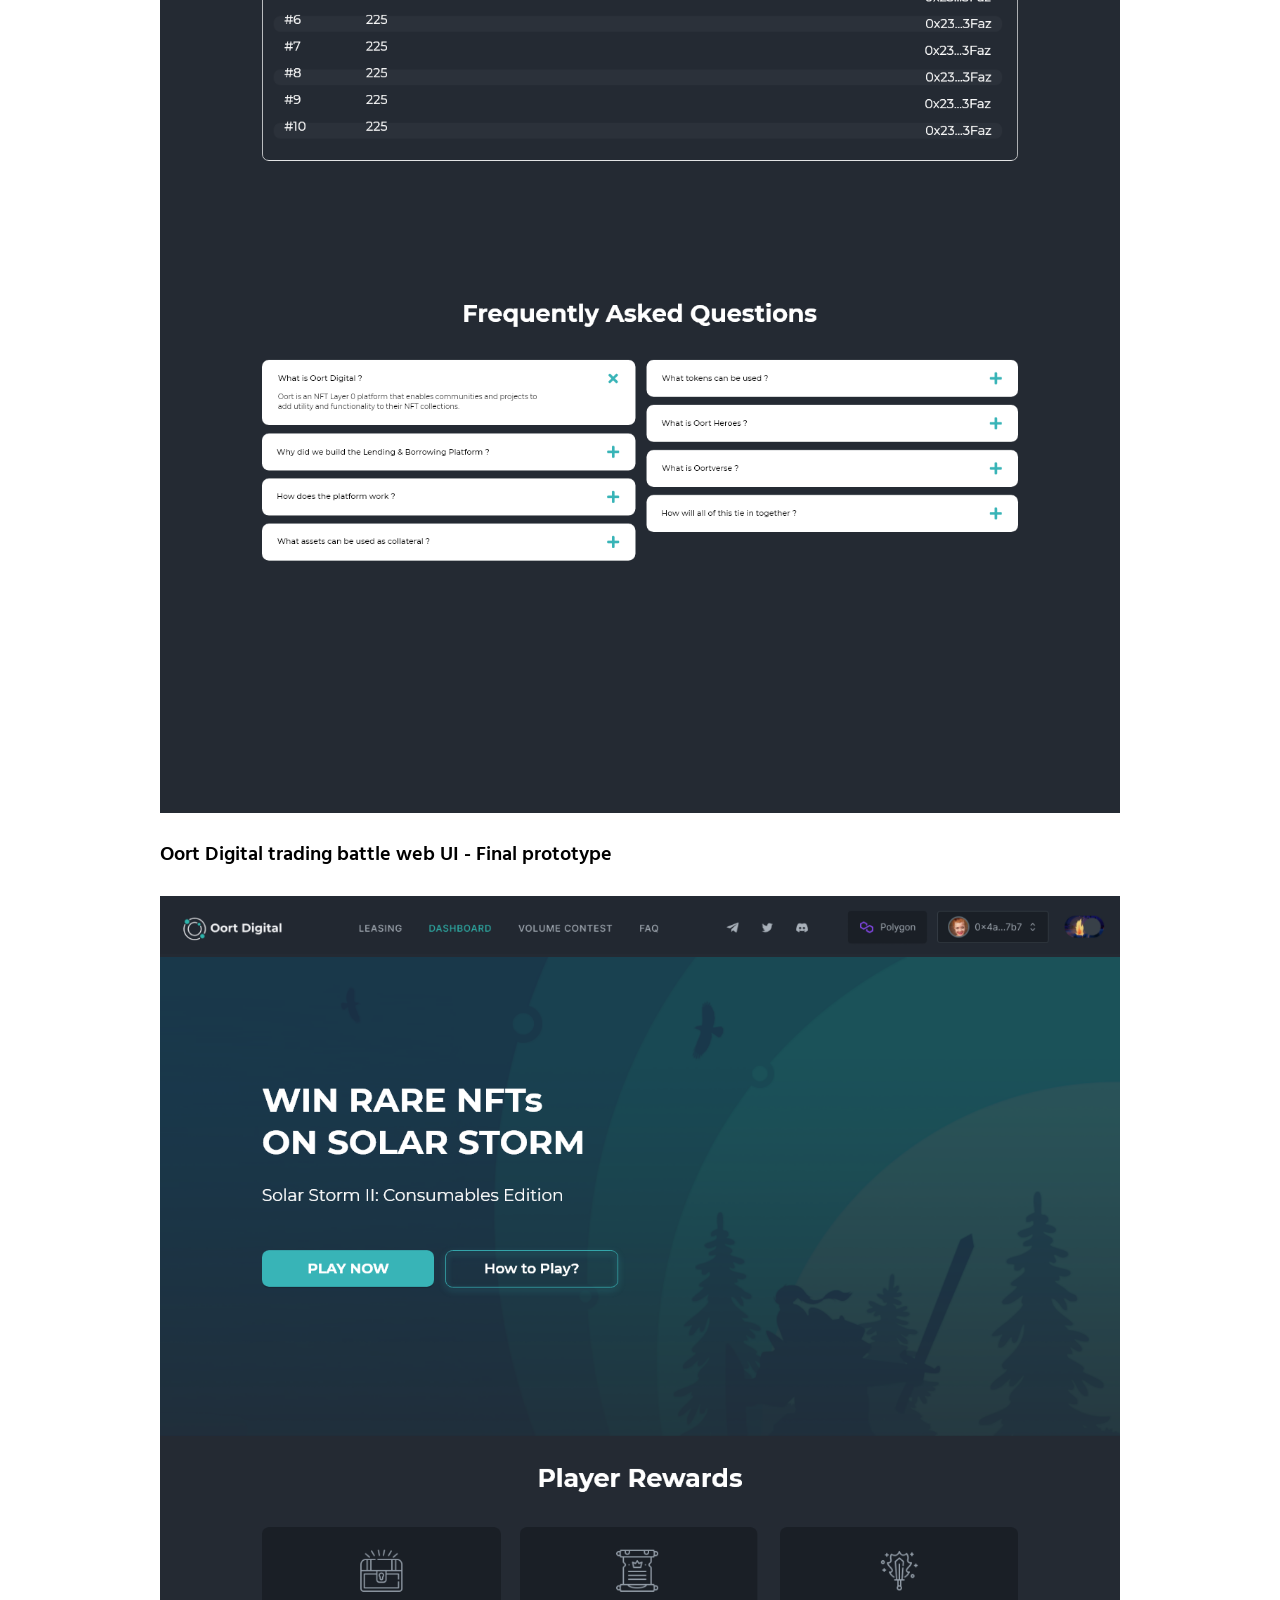
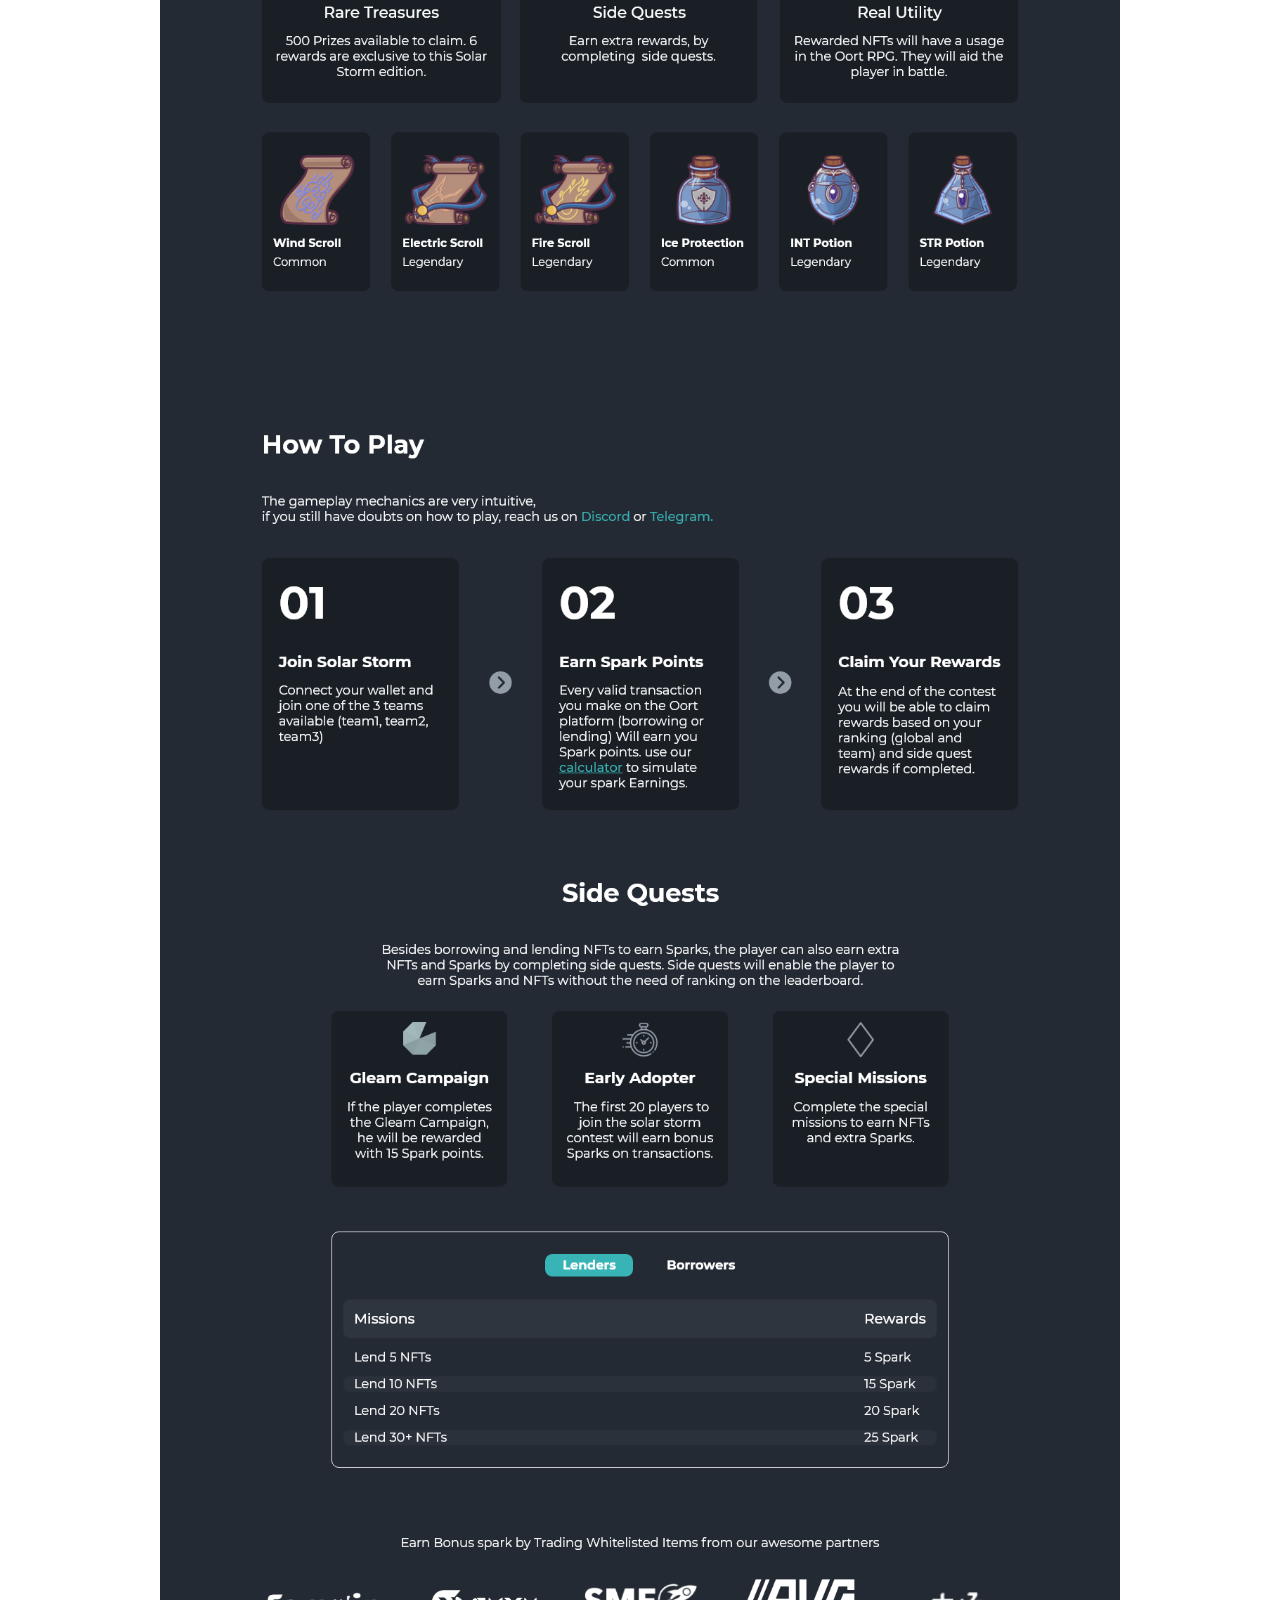
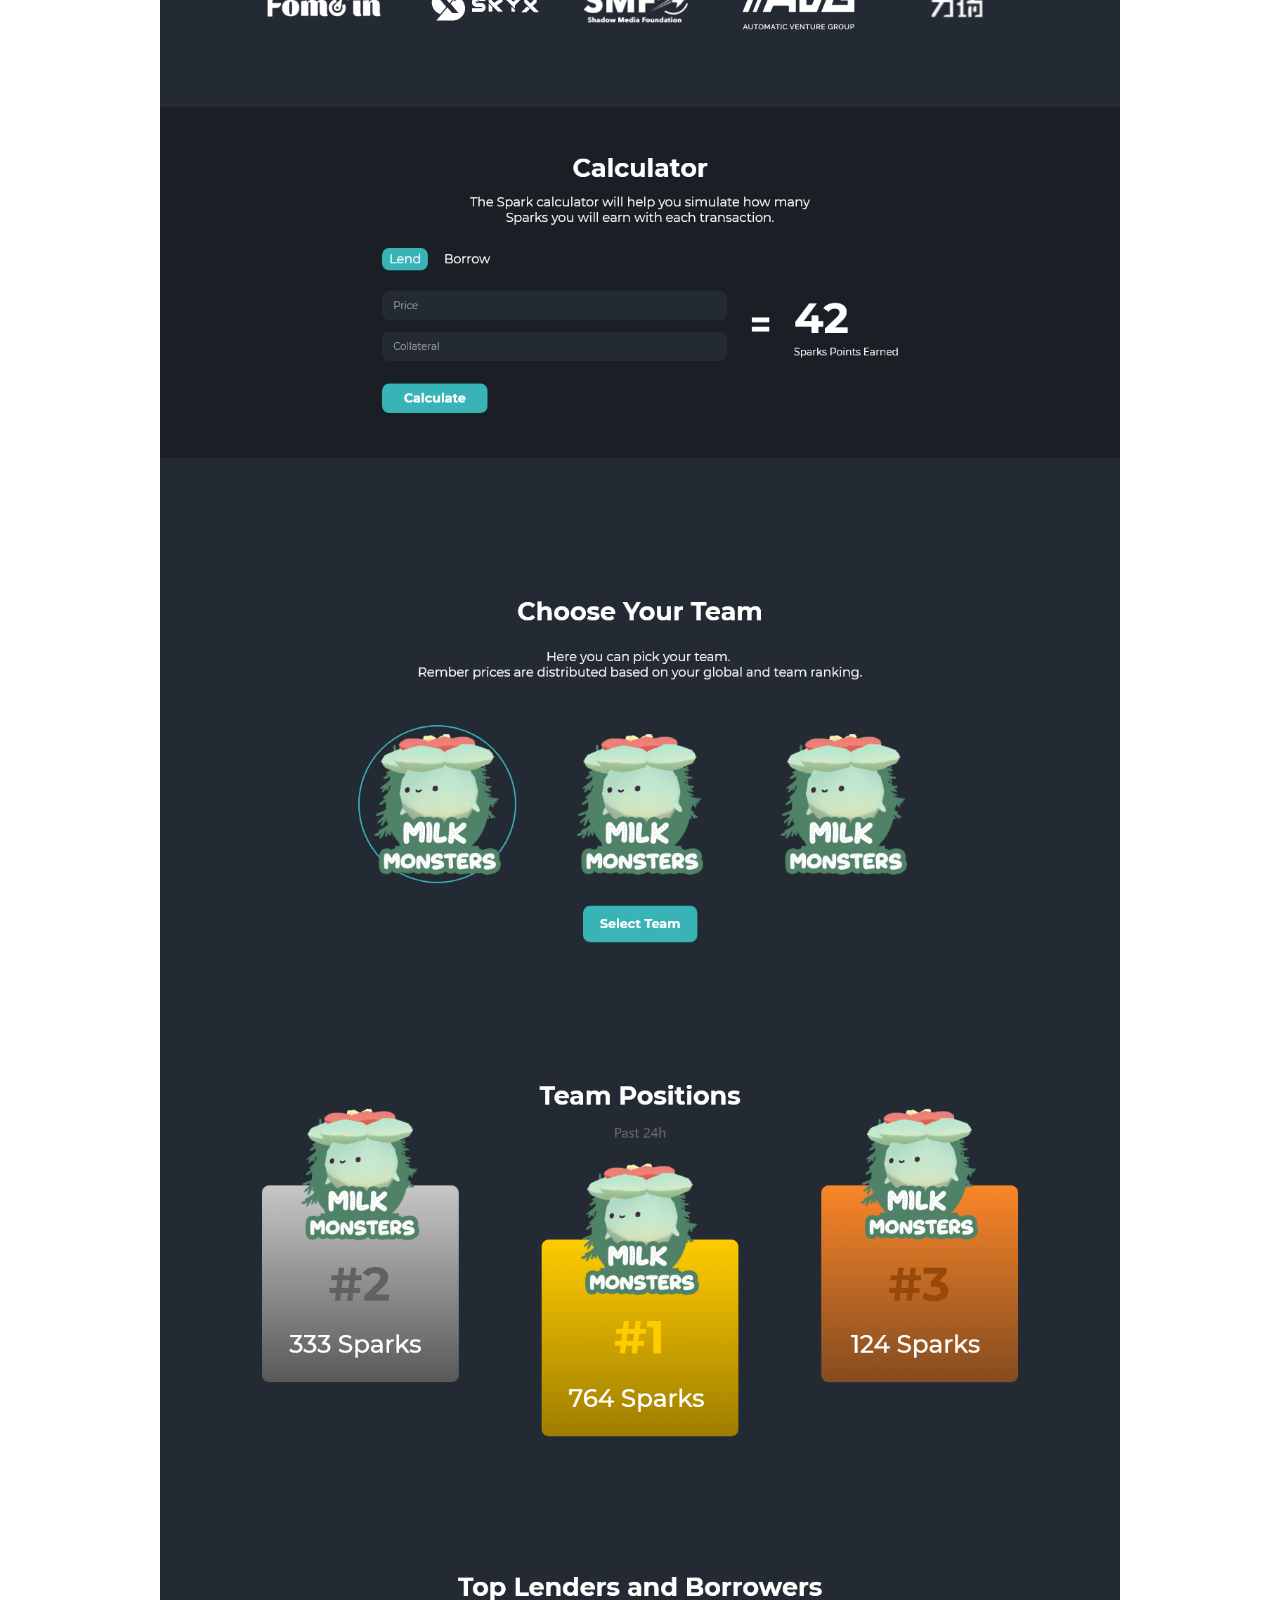
<file: project10.html>
<!DOCTYPE html>
<html lang="en">
  <head>
    <meta charset="UTF-8" />
    <meta name="viewport" content="width=device-width, initial-scale=1.0" />
    <title>Work: Oort Digital Trading battle (minigame)</title>
    <link rel="stylesheet" type="text/css" href="home.css" />
    <link
      href="https://fonts.googleapis.com/icon?family=Material+Icons"
      rel="stylesheet"
    />
  </head>
  <body>
    <div class="content">
      <!-- Header Section -->
      <header>
        <nav class="main-nav">
          <div class="logo">
            <h1><a href="index.html">Raphael Cannavacciuolo</a></h1>
          </div>
          <ul class="nav-links">
            <li><a href="work.html" hidden>Work</a></li>
            <li><a href="about.html">About</a></li>
            <li><a class="pcolor" href="contact.html">Contact</a></li>
          </ul>
          <div class="burger">
            <div class="line1"></div>
            <div class="line2"></div>
            <div class="line3"></div>
          </div>
        </nav>
      </header>
      <main>
        <section class="project">
          <div class="project-container">
            <div class="b1 project-info">
              <h2 class="pcolor">OVERVIEW</h2>
              <h3>About the project</h3>
              <p>
               We where looking for a way to increase the volume numbers of the platform and gamefi trading actions on the platform.
               I did this by designing a minigame for the Oort Digital platform where the goal is to boost the liquidity/volume of the platform. 
               After setting up the minigame I designed the appropriate UI-UX screens seen below.
              </p>
              <div class="i2">
                <div>
                  <h4>My role:</h4>
                  <p>UI-UX Design, Product Manager, Branding</p>
                </div>
                <div>
                  <h4>Tools:</h4>
                  <p>Adobe XD</p>
                </div>
              </div>
              
              <div class="project-btn btn-on">
               <a href="https://oort.digital/"><button type="button">View Website</button></a> 
              </div>
            </div>

            <div>
              <img
                class="project-img"
                src="Images/Mockup_Solar_storm.png"
              />
            </div>
            <div class="project-info">
              <h2>PROCESS</h2>
            </div>
          </div>
          <div>
            <h5>Oort Digital trading battle web UI - V1</h5>
            <div>
              <img
                class="project-img b1"
                src="Images/TradingBattleMVP.png"
              />
            </div>
            <div>
              <img
                class="project-img b1"
                src="Images/TradingBattleV1.png"
              />
            </div>
            <div>
              <img
                class="project-img b1"
                src="Images/TradingBattleV1.2.png"
              />
            </div>
            <h5>Oort Digital trading battle web UI - V2</h5>
            <div>
              <img
                class="project-img b2"
                src="Images/Tradingbattle02.png"
              />
            </div>
            <h5>Oort Digital trading battle web UI - Final prototype</h5>
            <div>
                <img
                  class="project-img"
                  src="Images/TradingBattleFinal.png"
                />
              </div>
            <h5>Oort Digital trading battle mobile UI</h5>
            <div>
                <img
                  class="mobile-img"
                  src="Images/TradingBattleMobile.png"
                />
            </div>
          </div>
        </section>
      </main>
    </div>

    <!-- Footer Section -->
    <footer>
      <div class="footer-container">
        <div class="footer-contact ftbox">
          <h2>Lets Work Together</h2>
          <p>
            Interested in working together on a project? I would love to connect
            with you.
          </p>
          <a href="contact.html"
            ><button class="footer-btn">Lets Do it!</button></a
          >
        </div>

        <div class="footer-socials ftbox">
          <h2 class="h2-margin-ft">Follow Me</h2>
          <a href="https://github.com/Qurka"
            ><img
              src="Images/Icons/github-1.svg"
              alt="black cat github icon round white outline "
          /></a>
          <a href="https://dribbble.com/qurka"
            ><img
              src="Images/Icons/dribbble-icon.svg"
              alt="basketball dribble icon round white "
          /></a>
          <a href="https://sketchfab.com/Qurka"
            ><img
              src="Images/Icons/sketchfab.svg"
              alt="three dimensional cube sketchfab icon round white"
          /></a>
          <a href="https://www.artstation.com/raphaelcannavacciuolo"
            ><img
              src="Images/Icons/artstation-circkel.svg"
              alt="triangle artstaion icon round white"
          /></a>
          <a href="https://www.linkedin.com/in/raphael-c-0a0646143/"
            ><img
              src="Images/Icons/linkedin-round-line.svg"
              alt="linkdin icon round white"
          /></a>
        </div>

        <nav class="footer-nav ftbox">
          <ul class="nav-links-footer">
            <li><a href="index.html">Home</a></li>
            <li><a href="work.html">Work</a></li>
            <li><a href="about.html">About</a></li>
            <li><a href="contact.html">Contact</a></li>
          </ul>
        </nav>
      </div>
      <div class="footer-bottom">
        <span class="credit"
          >Designed & Coded by Raphael Cannavacciuolo | © 2020 All rights
          reserved.</span
        >
      </div>
    </footer>
    <script src="script.js"></script>
  </body>
</html>
</file>
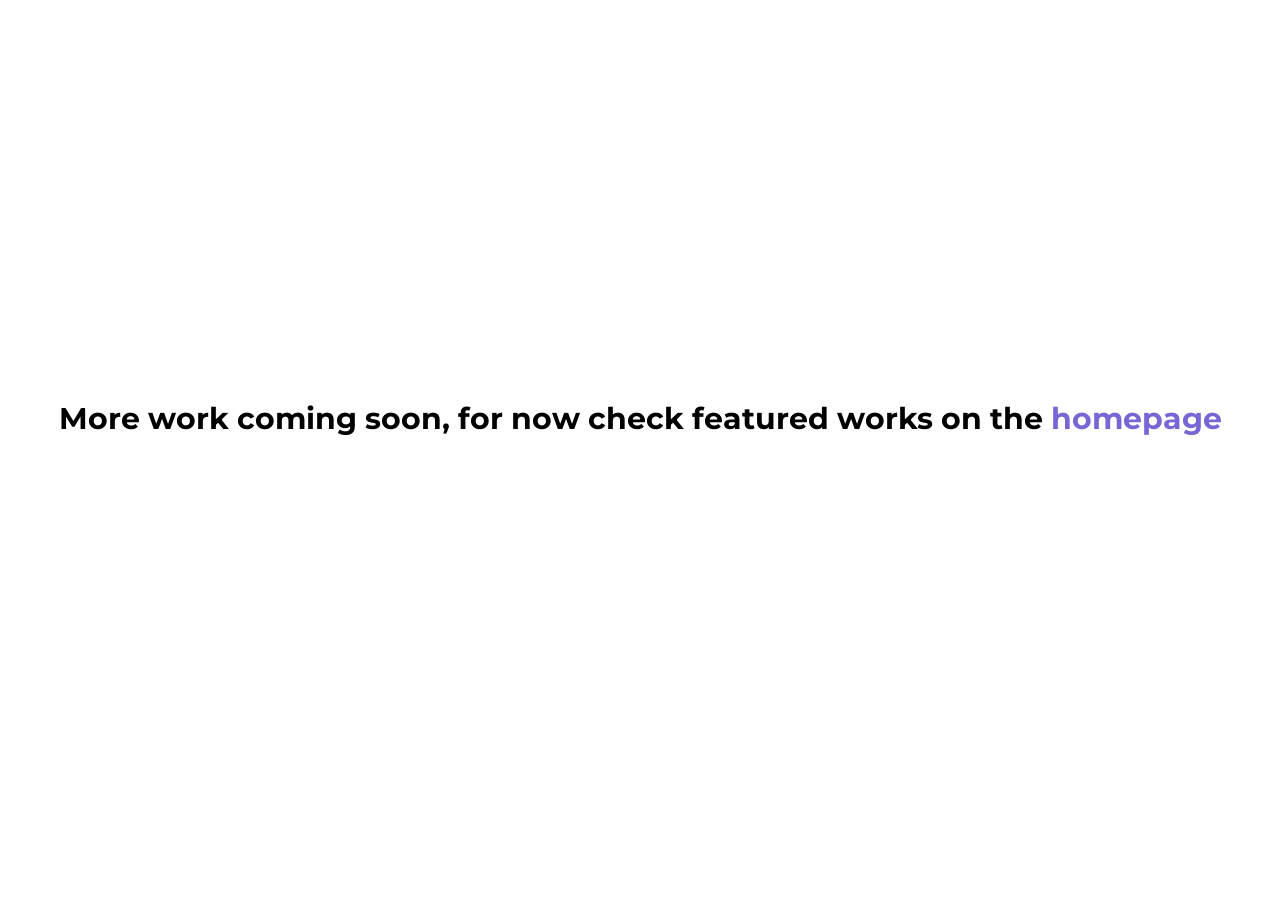
<file: work.html>
<!DOCTYPE html>
<html lang="en">
  <head>
    <meta charset="UTF-8" />
    <meta name="viewport" content="width=device-width, initial-scale=1.0" />
    <title>My Work</title>
    <link rel="stylesheet" type="text/css" href="home.css" />
  </head>
  <body>
    <div class="coming-soon-msg">
      <h2>
        More work coming soon, for now check featured works on the
        <a href="index.html">homepage</a>
      </h2>
    </div>
  </body>
</html>
</file>
<file: home.css>
/* Typography */
@import url("https://fonts.googleapis.com/css2?family=Montserrat:wght@600;700&display=swap");
@import url("https://fonts.googleapis.com/css2?family=Hind&display=swap");

/* Main Styles */
* {
  font-size: 62.5%;
  margin: 0;
  padding: 0;
  box-sizing: border-box;
}

h1 {
  font-size: 4.2rem;
  font-family: "Montserrat";
  font-weight: bold;
}

h2 {
  font-size: 3rem;
  font-family: "Montserrat";
  font-weight: bold;
}

h3 {
  font-size: 2.4rem;
  margin-top: 1.5rem;
  font-family: "Montserrat";
  font-weight: 600;
}

h4 {
  font-size: 2.2rem;
  font-family: "Montserrat";
  font-weight: 600;
}

h5 {
  font-size: 2rem;
  font-family: "Hind";
  font-weight: 600;
}

p {
  font-size: 1.8rem;
  font-family: "Hind";
  margin-top: 1.5rem;
  padding-bottom: 3rem;
}

a {
  font-size: 3rem;
  text-decoration: none;
  color: black;
}

li {
  font-size: 1.8rem;
  list-style: none;
  margin: 1.5rem 0;
}

.content {
  width: 75%;
  margin: auto;
}

.pcolor {
  color: #7866d5;
}

.under-title {
  font-family: "Hind";
  font-size: 2.4rem;
  font-weight: normal;
}
/* Icons */
.tiny {
  font-size: 1rem;
}

.small {
  font-size: 2rem;
}

.medium {
  font-size: 4rem;
}

.large {
  font-size: 6rem;
}

.section-title {
  text-align: center;
  color: #7866d5;
  margin-bottom: 5rem;
}

.btn-on {
  cursor: pointer;
}

.btn-off {
  opacity: 0.5;
}

.mobile-img {
  width: auto;
  height: 75%;
}

.mobile-img2 {
  width: 50%;
  height: auto;
}

/* CSS Grid boxes */
.box0 {
  grid-area: nav;
}

.box1 {
  grid-area: intro;
  display: flex;
  flex-direction: column;
  justify-content: center;
  height: 80vh;
}

.box1 span {
  font-size: 3.2rem;
}
.box2 {
  grid-area: work;
}
.box3 {
  grid-area: skills;
}

.grid-container {
  display: grid;
  grid-template-columns: 1fr;
  grid-template-rows: auto;
  grid-template-areas:
    "nav"
    "intro"
    "work"
    "skills";
}

/* Header section */
.logo a {
  font-size: 3rem;
}

.main-nav {
  display: flex;
  justify-content: space-between;
  align-items: center;
  min-height: 10vh;
  width: 100%;
  font-family: "Montserrat";
}

.nav-links {
  display: flex;
  justify-content: space-evenly;
  width: 45%;
}

.nav-links a {
 font-size: 1.8rem;
}

.nav-links a:hover {
  color: #7866d5;
}

.burger {
  display: none;
}

.burger div {
  width: 25px;
  height: 3px;
  background-color: #171717;
  margin: 0.5rem;
  transition: all 0.3s ease;
}

.hero-img {
  position: absolute;
  opacity: 0.7;
  right: 0;
  z-index: -1;
}

.about-btn {
  margin-top: 5rem;
  width: 100%;
}

.oort-logos {
  display: flex;
  align-items: center;
  justify-content: center;
  gap: 5rem;
}

/* Gallery Grid */
.gallery-container { 
  display: grid;
  grid-template-columns: 1fr 1fr;
  grid-template-rows: auto;
  grid-template-areas:
    ".     row11"
    "row10 row9"
    "row8 row7"
    "row5 row6"
    "row3 row4"
    "row1 row2";
  margin-bottom: 15rem;
  grid-gap: 5rem;
}

.gallery-container img {
  width: 100%;
  height: auto;
}

.gallery-container h2 {
  font-weight: 600;
  margin-top: 1.5rem;
}

.work1 {
  grid-area: row1;
}

.work2 {
  grid-area: row2;
}

.work3 {
  grid-area: row3;
}

.work4 {
  grid-area: row4;
}

.work5 {
  grid-area: row5;
}

.work6 {
  grid-area: row6;
}

.work7 {
  grid-area: row7;
}

.work8 {
  grid-area: row8;
}

.work9 {
  grid-area: row9;
}

.work10 {
  grid-area: row10;
}

.work11 {
grid-area: row11;
}

/* Skills section */
.skills-container {
  display: flex;
  justify-content: space-between;
  margin-bottom: 5rem;
}

.skills-container h2 {
  font-weight: 600;
}

.skills-container li {
  font-family: "Hind";
  font-size: 1.8rem;
}
/* Footer Section */
footer {
  background-color: #171717;
  bottom: 0px;
  width: 100%;
  color: white;
  display: flex;
  flex-direction: column;
  align-items: center;
}

.footer-container {
  display: flex;
  align-content: center;
  justify-content: space-between;
  width: 75%;
}

.ftbox {
  margin-top: 5rem;
  margin-bottom: 5rem;
}

.footer-txt {
  font-size: 1.6rem;
}

.footer-contact button {
  height: 5rem;
  width: 20rem;
  font-size: 1.8rem;
  border-radius: 10px;
  font-weight: bold;
  font-family: "Montserrat";
  border: none;
  cursor: pointer;
}

.footer-btn:hover {
  background-color: #7866d5;
  color: white;
}

.footer-socials P {
  margin-top: 0rem;
}

.footer-socials img {
  width: 5.5rem;
  height: 5.5rem;
  margin: 0 3rem 0 0;
}

.h2-margin-ft {
  margin-bottom: 1.5rem;
}

.footer-nav li {
  margin-top: 0rem;
}

.nav-links-footer a {
  color: white;
  font-size: 1.8rem;
  font-family: "Hind";
}

.nav-links-footer a:hover {
  color: #7866d5;
}

.footer-bottom {
  display: flex;
  justify-content: center;
  font-size: 1.8rem;
  font-family: "Montserrat";
  padding-bottom: 5rem;
  width: 90%;
  text-align: center;
}

/* Project-section */
.project {
  margin-bottom: 5rem;
}

.project p {
  padding-bottom: 1.5rem;
}

.project-container {
  display: grid;
  grid-template-columns: 1fr 1fr;
  grid-template-rows: auto;
  grid-template-areas:
    "b1 b2"
    "b3 b0"
    "b4 b5"
    "b6 b7";
}

.project-info {
  width: 100%;
  padding-right: 5rem;
}
.project-info h2 {
  margin-top: 5rem;
}

.p2-link a {
  font-size: 1.8rem;
  color: #7866d5;
}

.i2 {
  display: flex;
  justify-content: space-between;
}

.i3 {
  display: flex;
}

.project-img {
  width: 100%;
  height: auto;
  margin-top: 2.5rem;
  margin-bottom: 2.5rem;
}

.project-imgsp {
  width: 100%;
  height: auto;
  margin-top: 14rem;
}

.project-icons {
  width: 75px;
  height: 75px;
  margin-right: 5rem;
}

.project-btn button {
  height: 5rem;
  width: 20rem;
  font-size: 2rem;
  border-radius: 10px;
  font-family: "Montserrat";
  background-color: #171717;
  color: white;
  margin-top: 5rem;
}

.project-info p {
  margin-bottom: 1.5rem;
  padding-bottom: 0rem;
}

/* Process section */
.process-img {
  width: 100%;
  height: auto;
}

.process-img2 {
  width: 100%;
  height: auto;
  margin-left: 2.5rem;
}

/* Design Section */
.d-hifi {
  display: flex;
}

.design-info {
  display: flex;
}

design-img {
  width: 100%;
  height: auto;
}

.design-img2 {
  width: 100%;
  height: auto;
}

.design-img3 {
  width: 100%;
  height: auto;
}

.d-margin {
  margin-top: 5rem;
}

.project-box {
  margin-top: 5rem;
  margin-bottom: 5rem;
}

iframe {
  margin-top: 1.5rem;
  height: 80rem;
  margin-bottom: 5rem;
}

/* Work page section */
.coming-soon-msg {
  display: flex;
  justify-content: center;
  align-content: center;
  font-family: "Montserrat";
  text-align: center;
  margin-top: 40rem;
}

.coming-soon-msg a {
  color: #7866d5;
}
/* About section */
.h2-career {
  margin-top: 5rem;
}

.career-box {
  margin-top: 5rem;
  margin-bottom: 5rem;
}

.career-links {
  font-size: 1.8rem;
  color: #7866d5;
}

.career-location {
  color: rgb(82, 200, 255);
  font-size: 1.8rem;
}

/* Contact page Section */
.i-contact {
  margin: 0rem;
  margin-right: 1.5rem;
}

form {
  font-size: 2rem;
  font-family: "Montserrat";
  margin-top: 5rem;
  margin-bottom: 5rem;
}
/* Style inputs with type="text", select elements and textareas */
input[type="text"],
input[type="email"],
select,
textarea {
  width: 100%; /* Full width */
  padding: 12px; /* Some padding */
  border: 1px solid #ccc; /* Gray border */
  border-radius: 4px; /* Rounded borders */
  box-sizing: border-box; /* Make sure that padding and width stays in place */
  margin-top: 6px; /* Add a top margin */
  margin-bottom: 16px; /* Bottom margin */
  resize: vertical; /* Allow the user to vertically resize the textarea (not horizontally) */
  font-family: "Arial";
}

/* Style the submit button with a specific background color etc */
input[type="submit"] {
  background-color: #7866d5;
  color: white;
  padding: 12px 20px;
  border: none;
  border-radius: 4px;
  cursor: pointer;
}

/* When moving the mouse over the submit button, add a darker green color */
input[type="submit"]:hover {
  background-color: #7866d5;
}

/* Add a background color and some padding around the form */
.container {
  border-radius: 5px;
  background-color: #f2f2f2;
  padding: 20px;
}

.fnt-weight {
  font-weight: 600;
  font-size: 1.6rem;
}

.contact-info a {
  font-size: 1.8rem;
}

@media only screen and (max-width: 568px) {
  /* Main Styles */
  html,
  body {
    overflow-x: hidden;
  }

  .hero-img {
    display: none;
  }

  .content {
    width: 95%;
  }

  h2 {
    font-size: 1.7rem;
  }

  h3 {
    font-size: 1.5rem;
    margin-top: 1.5rem;
    text-align: center;
  }

  h4 {
    font-size: 1.7rem;
  }

  .about-btn {
    text-align: unset;
  }

  p {
    font-size: 1.6rem;
    font-family: "Hind";
    margin-top: 1.5rem;
    padding-bottom: 2.5rem;
  }

  .under-title {
    font-size: 1.5rem;
  }

  .section-title {
    margin-bottom: 2.5rem;
  }

  /* Header section */
  .logo h1 {
    font-size: 1rem;
  }

  .nav-links {
    position: fixed;
    right: 0;
    height: 90vh;
    top: 10vh;
    display: flex;
    justify-content: flex-start;
    flex-direction: column;
    align-items: center;
    width: 100%;
    transform: translateX(100%);
    transition: transform 0.5s ease-in;
    background-color: white;
    z-index: 10;

  }

  .nav-links ul {
    font-size: 1.8rem;
  }

  .nav-links li {
    opacity: 0;
  }

  .burger {
    display: block;
  }
  .box1 {
    height: 40vh;
  }
  .intro span {
    font-size: 1.9rem;
  }

  .about-btn a {
    font-size: 1.8rem;
  }

  /* Work Gallery Grid */
  .gallery-container {
    display: grid;
    grid-template-columns: 1fr;
    grid-template-rows: auto;
    grid-template-areas:
    "row10"
    "row9"
    "row8"
    "row7"
    "row6"
    "row5"
    "row4"
    "row3"
    "row2"
    "row1";
    margin-bottom: 0rem;
  }

  .work2 {
    margin-left: 0rem;
  }

  .work4 {
    margin-left: 0rem;
  }

  .work6 {
    margin-left: 0rem;
  }

  .gallery {
    margin-bottom: 2.5rem;
  }

  /* skills section */
  .skills-container {
    display: grid;
    grid-template-columns: 1fr;
    grid-template-rows: auto;
    grid-template-areas:
      "skill-bx1"
      "skill-bx2"
      "skill-bx3";
    text-align: center;
  }

  .skill-bx2 {
    margin-top: 5rem;
    margin-bottom: 5rem;
  }

  .skills-container p {
    padding-bottom: 2.5rem;
  }

  .skills-container li {
    font-size: 1.6rem;
  }

  /* Footer section */
  .footer-container {
    display: grid;
    grid-template-columns: 1fr;
    grid-template-rows: auto;
    grid-template-areas:
      "footer-contact"
      "footer-socials"
      "footer-nav";
    text-align: center;
  }

  .footer-socials img {
    width: 5rem;
    height: 5rem;
    margin: 1rem;
  }

  .h2-margin-ft {
    margin-bottom: 1.5rem;
  }

  .ftbox {
    margin-top: 5rem;
    margin-bottom: 0rem;
  }

  .nav-links-footer a {
    font-size: 1.6rem;
  }

  /* About page section */
  .project-info {
    width: 95%;
    padding-right: 0rem;
  }

  .project-info h3 {
    text-align: unset;
  }

  .project-container {
    display: grid;
    grid-template-columns: 1fr;
    grid-template-rows: auto;
    grid-template-areas:
      "b1"
      "b2"
      "b3"
      "b0"
      "b4"
      "b5"
      "b6"
      "b7";
  }

  .career-box {
    margin-top: 0rem;
    margin-bottom: 2.5rem;
  }

  .h2-career {
    margin-bottom: 5rem;
  }

  .project p {
    padding-bottom: 0rem;
  }

  i {
    margin: 0 1rem 0 0;
  }

  /* Contact page section */
  .fnt-weight {
    font-weight: 600;
    font-size: 1.6rem;
  }

  /* PROJECTS SECTION */
  h5 {
    font-size: 1.5rem;
  }
  .process-img2 {
    margin-left: 0rem;
  }

  .project-icons {
    width: 5rem;
    height: 5rem;
    margin-right: 0rem;
    z-index: 0;
  }

  .project-btn {
    display: flex;
    justify-content: center;
  }

  .project-btn a {
    width: 90%;
  }

  .project-btn button {
    height: 5rem;
    width: 100%;
    font-size: 1.6rem;
    border-radius: 10px;
    font-family: "Montserrat";
    background-color: #171717;
    color: white;
    margin-top: 2.5rem;
  }

  .i2 {
    display: inline-block;
  }

  .i3 {
    display: flex;
    justify-content: space-around;
  }

  .b2 {
    margin-top: 2.5rem;
  }

  iframe {
    height: 40rem;
  }
}

@media only screen and (min-width: 569px) and (max-width: 1025px) {
  /* Main Styles */
  .content {
    width: 90%;
  }

  h2 {
    font-size: 2.2rem;
  }

  h3 {
    font-size: 2rem;
    margin-top: 1.5rem;
  }

  h4 {
    font-size: 1.8rem;
  }

  .about-btn {
    text-align: unset;
  }

  .about-btn a {
    font-size: 2rem;
  }

  p {
    font-size: 1.8rem;
    font-family: "Hind";
    margin-top: 1.5rem;
    padding-bottom: 2.5rem;
  }

  .under-title {
    font-size: 1.8rem;
  }

  .section-title {
    margin-bottom: 2.5rem;
    margin-top: 5rem;
  }

  /* Header section */
  .logo h1 {
    font-size: 2.4rem;
  }

  .hero-img {
    position: absolute;
    opacity: 0.7;
    z-index: -1;
    right: 0;
  }

  .box1 span {
    font-size: 2.4rem;
  }

  .nav-links {
    position: fixed;
    right: 0;
    height: 90vh;
    top: 10vh;
    display: flex;
    justify-content: flex-start;
    flex-direction: column;
    align-items: center;
    width: 100%;
    transform: translateX(100%);
    transition: transform 0.5s ease-in;
    background-color: white;
    z-index: 10;
  }

  .nav-links a {
    font-size: 3rem;
  }

  .nav-links li {
    opacity: 0;
  }

  .burger {
    display: block;
  }

  .box1 {
    height: 90vh;
  }

  /* Work Gallery Grid */
  .gallery-container {
    display: grid;
    grid-template-columns: 1fr 1fr;
    grid-template-rows: auto;
    margin-bottom: 0rem;
  }

  .work2 {
    margin-left: 0rem;
  }

  .work4 {
    margin-left: 0rem;
  }

  .work6 {
    margin-left: 0rem;
  }

  .gallery {
    margin-bottom: 2.5rem;
  }

  /* skills section */
  .skills-container {
    display: grid;
    grid-template-columns: 1fr;
    grid-template-rows: auto;
    grid-template-areas:
      "skill-bx1"
      "skill-bx2"
      "skill-bx3";
    text-align: center;
    margin-bottom: 0rem;
  }

  .skill-bx {
    margin-bottom: 5rem;
  }

  /* Footer section */
  .footer-container {
    display: grid;
    grid-template-columns: 1fr;
    grid-template-rows: auto;
    grid-template-areas:
      "footer-contact"
      "footer-socials"
      "footer-nav";
    text-align: center;
  }

  .footer-socials img {
    width: 5.5rem;
    height: 5.5rem;
    margin: 1rem;
  }

  footer .credit {
    font-size: 1.2rem;
  }

  .project-container {
    display: grid;
    grid-template-columns: 1fr;
    grid-template-rows: auto;
    grid-template-areas:
      "b1"
      "b2"
      "b3"
      "b0"
      "b4"
      "b5"
      "b6"
      "b7";
  }

  .project-btn button {
    margin-bottom: 5rem;
  }
}

.nav-active {
  transform: translateX(0%);
}

@keyframes navLinkFade {
  from {
    opacity: 0;
    transform: translateX(50px);
  }

  to {
    opacity: 1;
    transform: translateX(0px);
  }
}

.toggle .line1 {
  transform: rotate(-45deg) translate(-5px, 6px);
}

.toggle .line2 {
  opacity: 0;
}

.toggle .line3 {
  transform: rotate(45deg) translate(-5px, -6px);
}
</file>
